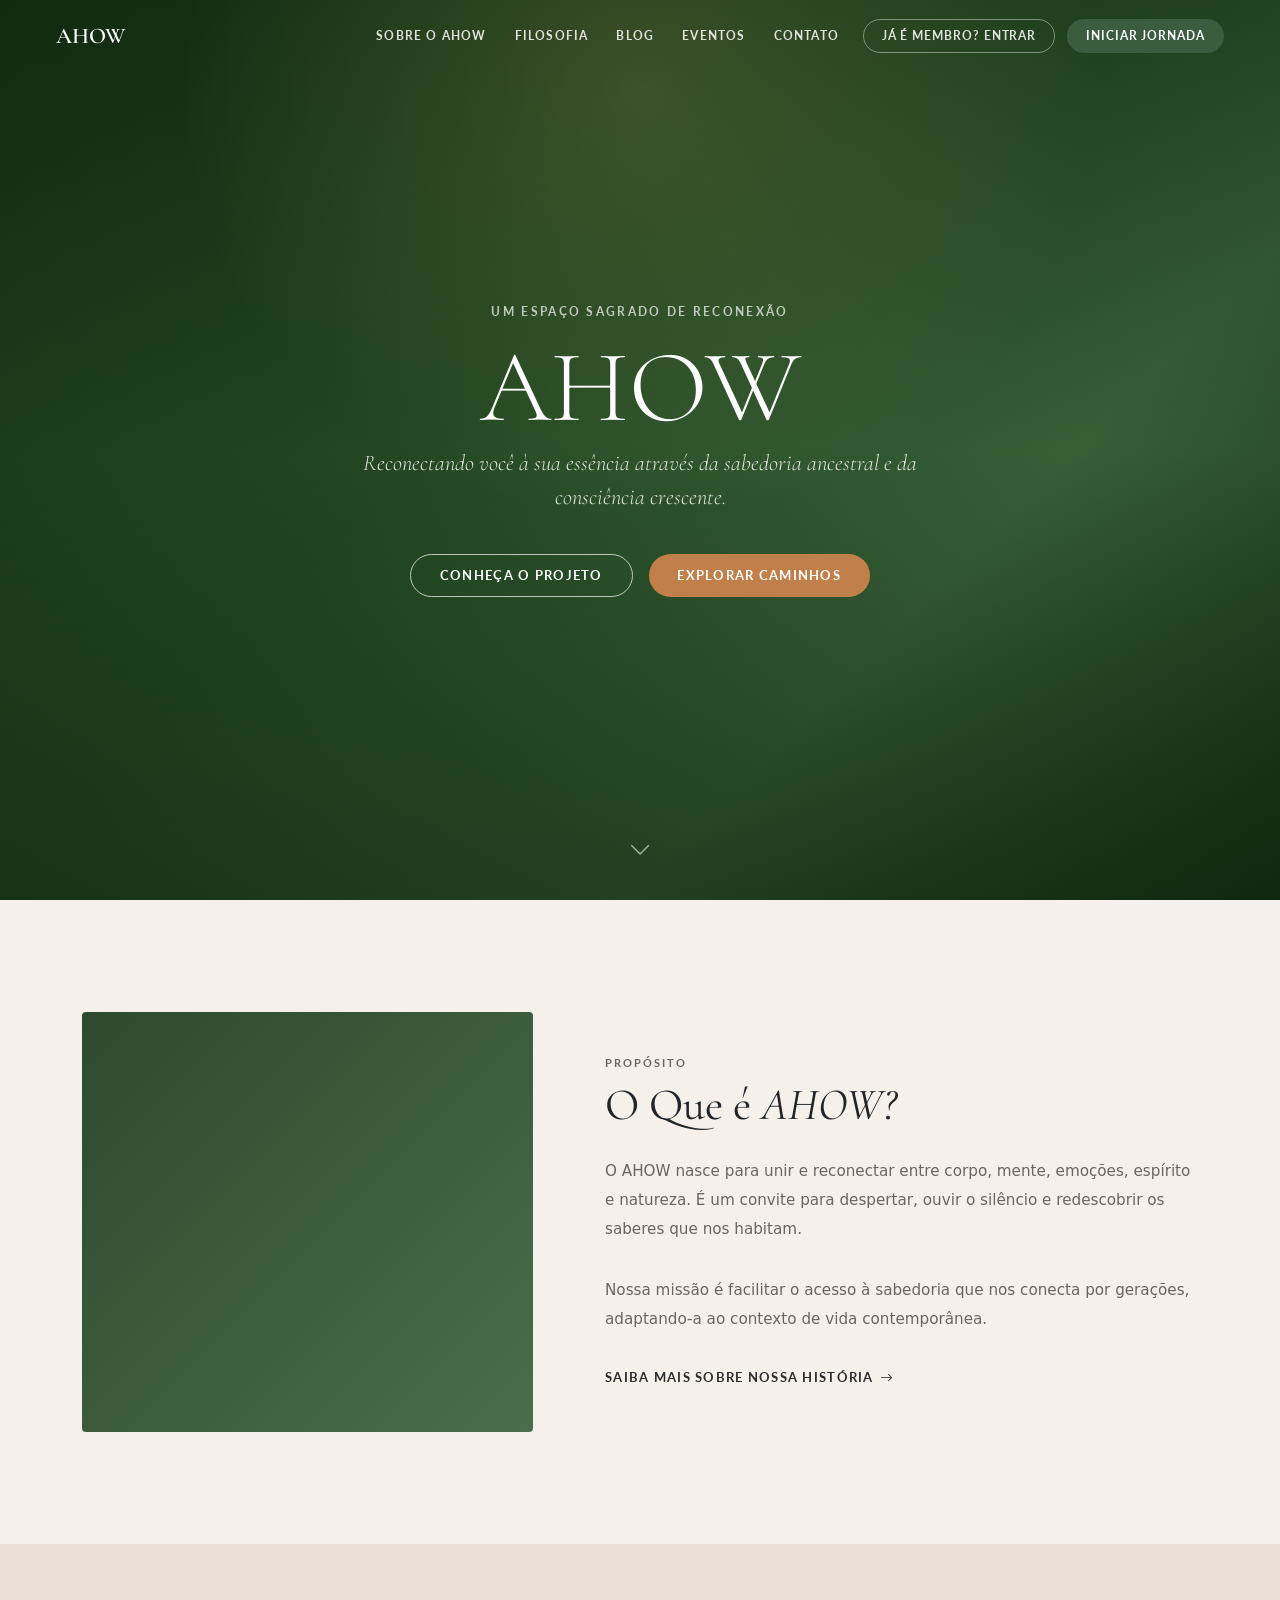
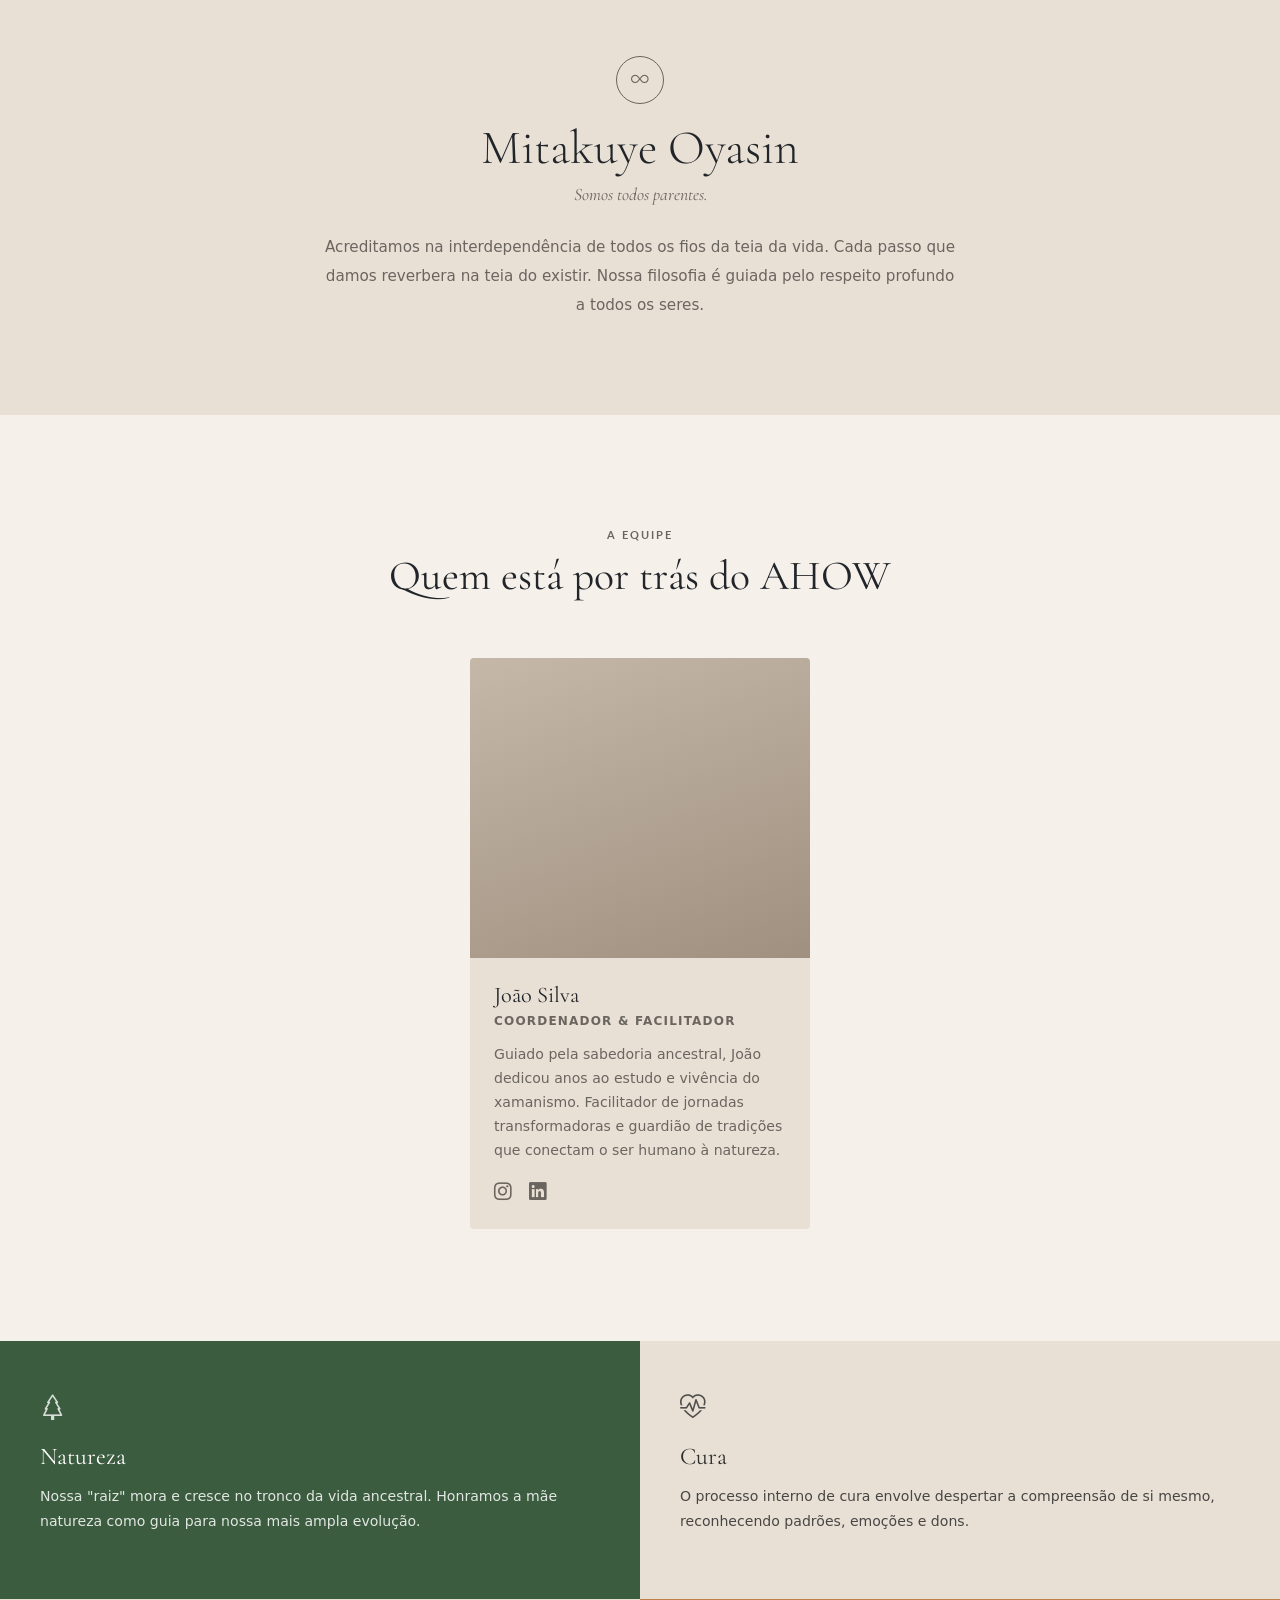
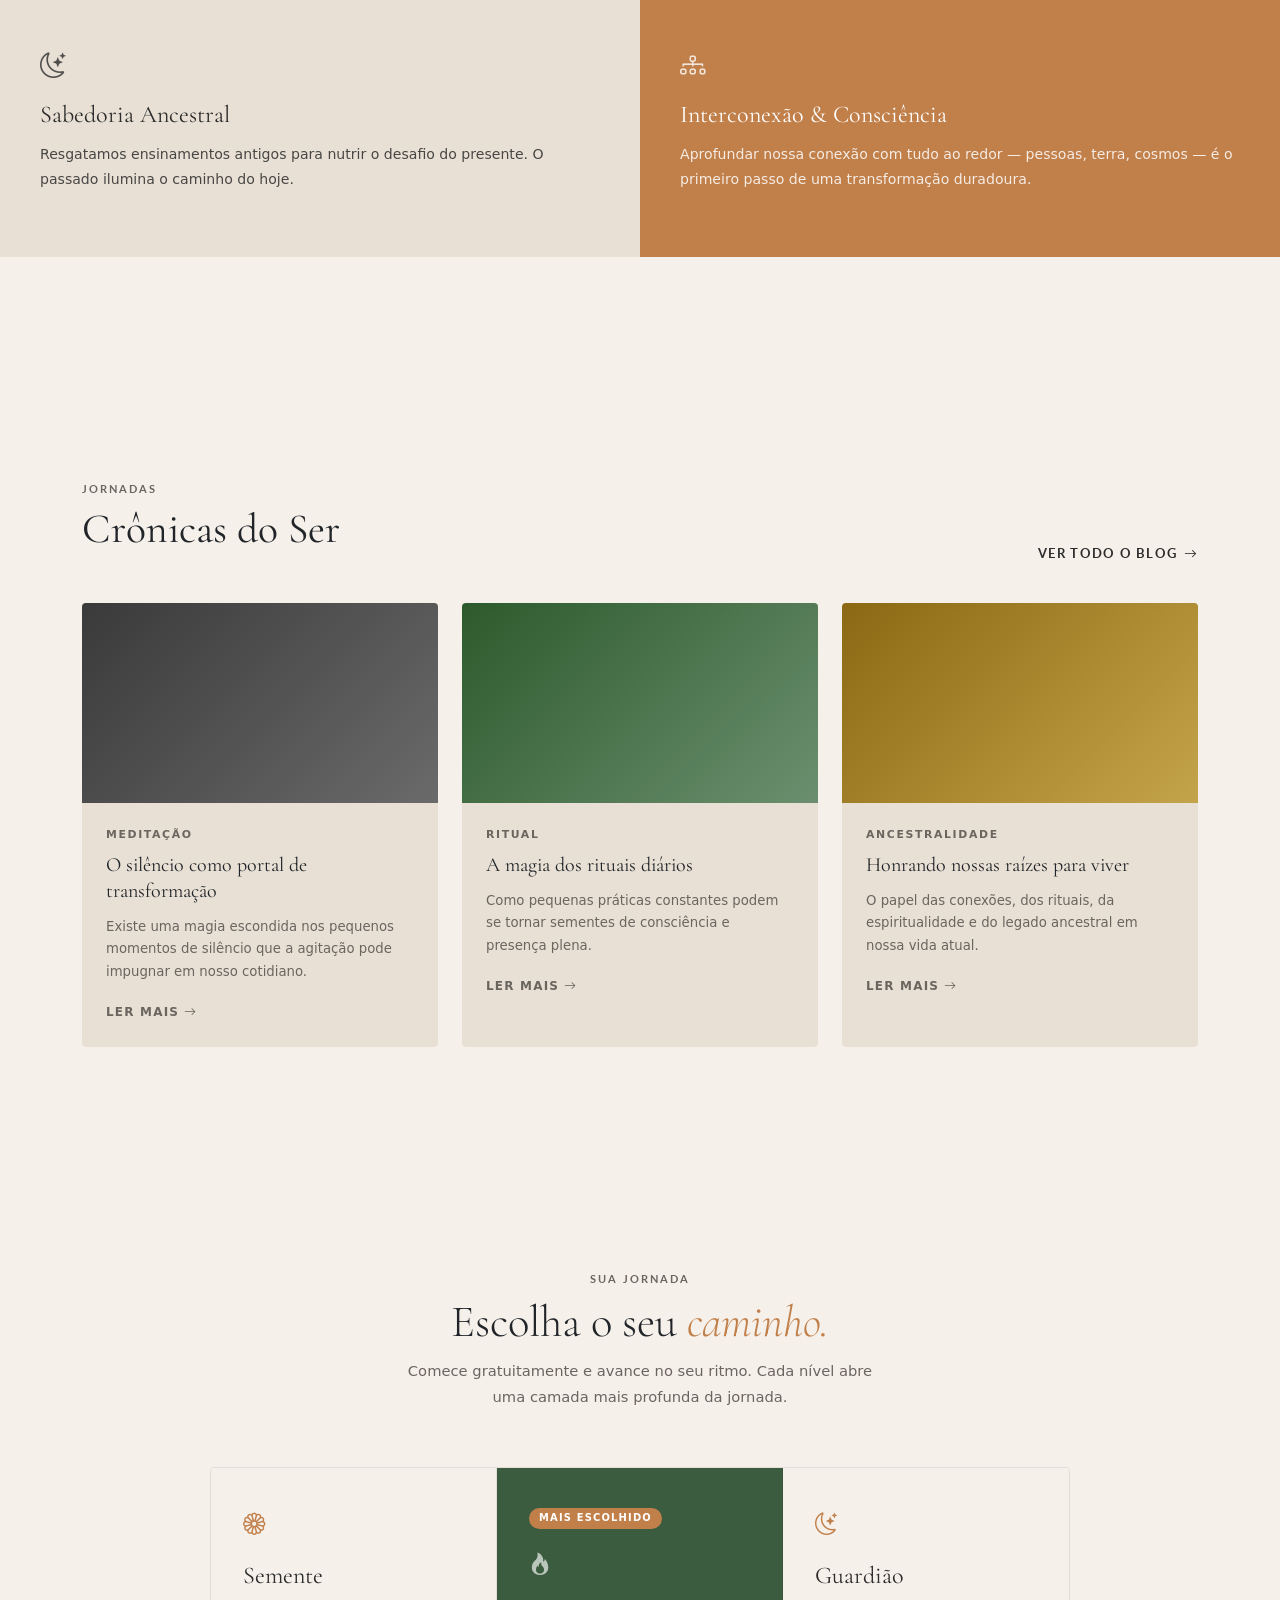
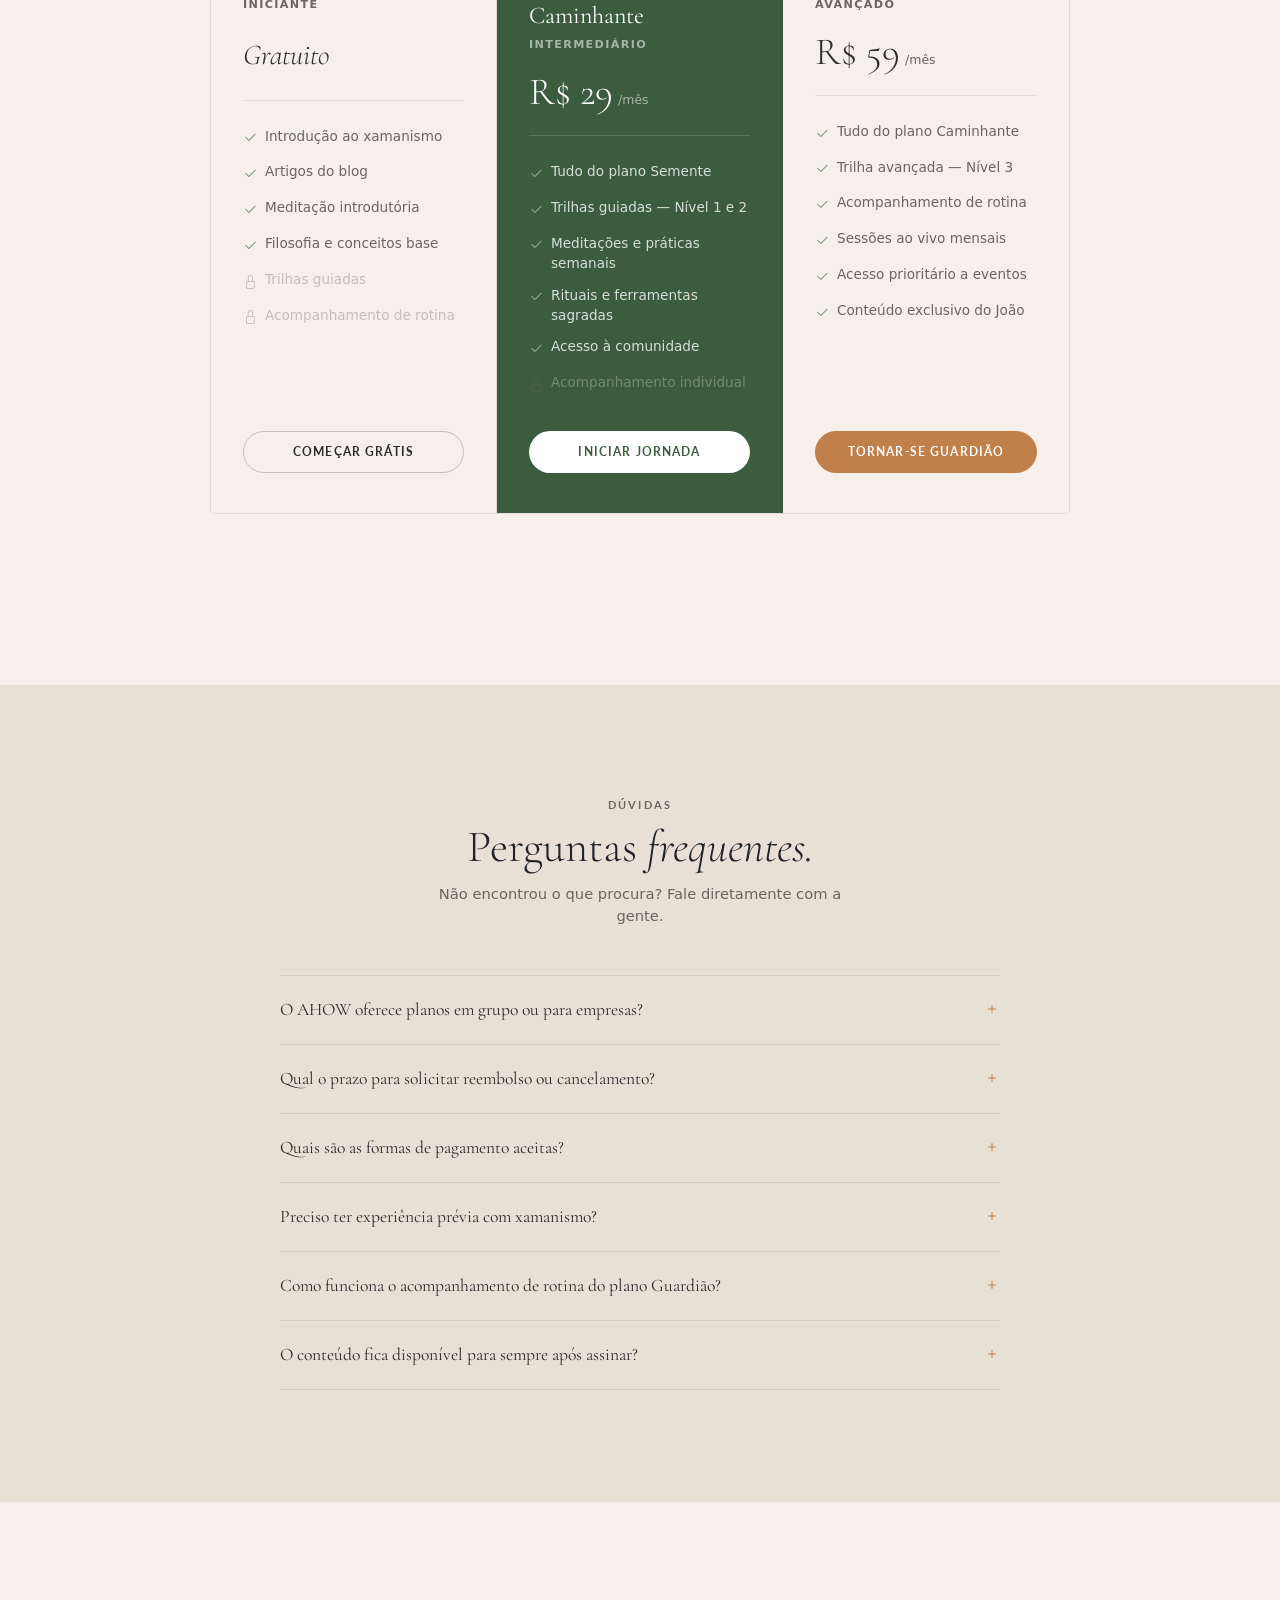
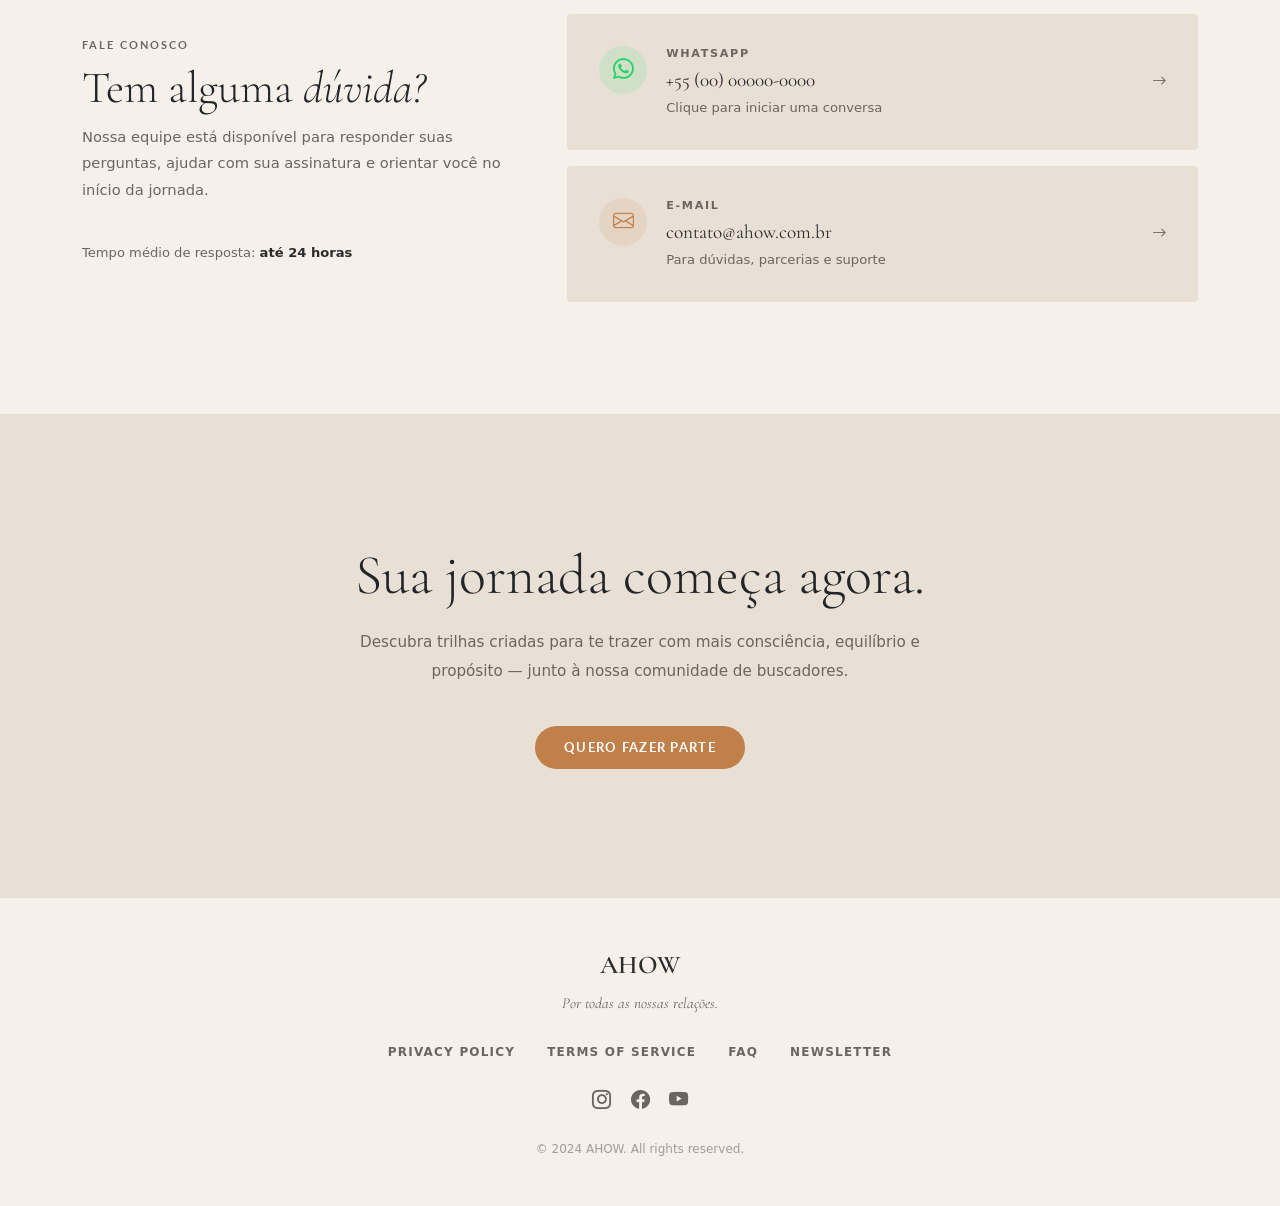
<file: index.html>
<!doctype html>
<html lang="pt-BR">
  <head>
    <meta charset="UTF-8" />
    <meta name="viewport" content="width=device-width, initial-scale=1.0" />
    <title>AHOW – Reconectando você à sua essência</title>
    <link rel="stylesheet" href="index.css" />
    <!-- =============================================
       FONTES
       - Cormorant Garamond: display elegante, remetendo ao ancestral
       - Lato: corpo limpo e legível
  ============================================= -->
    <link rel="preconnect" href="https://fonts.googleapis.com" />
    <link rel="preconnect" href="https://fonts.gstatic.com" crossorigin />
    <link
      href="https://fonts.googleapis.com/css2?family=Cormorant+Garamond:ital,wght@0,300;0,400;0,600;1,300;1,400&family=Lato:wght@300;400;700&display=swap"
      rel="stylesheet"
    />

    <!-- Bootstrap 5 CDN -->
    <link
      href="https://cdn.jsdelivr.net/npm/bootstrap@5.3.3/dist/css/bootstrap.min.css"
      rel="stylesheet"
    />

    <!-- Bootstrap Icons -->
    <link
      rel="stylesheet"
      href="https://cdn.jsdelivr.net/npm/bootstrap-icons@1.11.3/font/bootstrap-icons.min.css"
    />
  </head>

  <body>
    <!-- =============================================
       NAVBAR
  ============================================= -->
    <nav id="navbar" class="transparente">
      <div class="container-fluid px-4">
        <div class="d-flex align-items-center justify-content-between">
          <!-- Logo -->
          <a href="#" class="navbar-brand-texto">AHOW</a>

          <!-- Links desktop -->
          <div class="d-none d-lg-flex align-items-center gap-1">
            <a href="about.html" class="nav-link-custom">Sobre o AHOW</a>
            <a href="filosofia.html" class="nav-link-custom">Filosofia</a>
            <a href="#cronicas" class="nav-link-custom">Blog</a>
            <a href="eventos.html" class="nav-link-custom">Eventos</a>
            <a href="#contato" class="nav-link-custom">Contato</a>
            <!-- Botão secundário: login para membros -->
            <a href="#" class="btn-nav-login ms-2">Já é membro? Entrar</a>
            <!-- Botão CTA na navbar -->
            <a href="#cta" class="btn-nav ms-2">Iniciar Jornada</a>
          </div>

          <!-- Hamburguer mobile -->
          <button
            class="navbar-toggler-custom d-lg-none"
            id="btn-menu"
            aria-label="Abrir menu"
          >
            <i class="bi bi-list fs-5"></i>
          </button>
        </div>

        <!-- Menu mobile colapsável -->
        <div
          id="menu-mobile"
          class="d-lg-none"
          style="display: none !important; padding-top: 1rem"
        >
          <a href="#sobre" class="nav-link-custom d-block py-2">Sobre o AHOW</a>
          <a href="#pilares" class="nav-link-custom d-block py-2">Filosofia</a>
          <a href="#cronicas" class="nav-link-custom d-block py-2">Blog</a>
          <a href="#cta" class="nav-link-custom d-block py-2">Eventos</a>
          <a href="#contato" class="nav-link-custom d-block py-2">Contato</a>
          <div class="d-flex gap-2 mt-2 flex-wrap">
            <a href="#" class="btn-nav-login">Já é membro? Entrar</a>
            <a href="#cta" class="btn-ahow" style="font-size: 0.75rem"
              >Iniciar Jornada</a
            >
          </div>
        </div>
      </div>
    </nav>

    <!-- =============================================
       HERO — Seção principal de entrada
  ============================================= -->
    <section id="hero">
      <!-- Fundo: troque o gradiente por sua foto real de floresta -->
      <div class="hero-bg"></div>

      <div class="hero-conteudo">
        <!-- Pequena tagline acima -->
        <span class="hero-tagline">Um espaço sagrado de reconexão</span>

        <!-- Título principal -->
        <h1 class="hero-titulo">AHOW</h1>

        <!-- Subtítulo descritivo -->
        <p class="hero-subtitulo">
          Reconectando você à sua essência através da sabedoria ancestral e da
          consciência crescente.
        </p>

        <!-- Botões de ação -->
        <div class="hero-botoes">
          <a href="#sobre" class="btn-outline-ahow">Conheça o Projeto</a>
          <a href="#pilares" class="btn-ahow">Explorar Caminhos</a>
        </div>
      </div>

      <!-- Indicador de scroll animado -->
      <div
        class="hero-scroll"
        onclick="
          document
            .getElementById('sobre')
            .scrollIntoView({ behavior: 'smooth' })
        "
      >
        <i class="bi bi-chevron-down"></i>
      </div>
    </section>

    <!-- =============================================
       O QUE É AHOW — Apresentação do projeto
  ============================================= -->
    <section id="sobre">
      <div class="container">
        <div class="row align-items-center">
          <!-- Coluna da imagem -->
          <div class="col-md-5 reveal">
            <!-- Substitua por: <img src="sua-imagem.jpg" alt="Conexão com a natureza" class="sobre-imagem"> -->
            <div class="sobre-imagem"></div>
          </div>

          <!-- Coluna do texto -->
          <div class="col-md-7 reveal reveal-delay-1">
            <div class="sobre-texto">
              <span class="label-secao">Propósito</span>
              <h2 class="sobre-titulo">O Que é <em>AHOW?</em></h2>
              <p class="sobre-corpo">
                O AHOW nasce para unir e reconectar entre corpo, mente, emoções,
                espírito e natureza. É um convite para despertar, ouvir o
                silêncio e redescobrir os saberes que nos habitam.
              </p>
              <p class="sobre-corpo">
                Nossa missão é facilitar o acesso à sabedoria que nos conecta
                por gerações, adaptando-a ao contexto de vida contemporânea.
              </p>
              <a href="#mitakuye" class="link-seta">
                Saiba mais sobre nossa história
                <i class="bi bi-arrow-right"></i>
              </a>
            </div>
          </div>
        </div>
      </div>
    </section>

    <!-- =============================================
       MITAKUYE OYASIN — Filosofia central
  ============================================= -->
    <section id="mitakuye">
      <div class="container">
        <div class="reveal">
          <!-- Ornamento circular -->
          <div class="ornamento mx-auto">
            <i class="bi bi-infinity"></i>
          </div>

          <h2 class="mitakuye-titulo">Mitakuye Oyasin</h2>
          <p class="mitakuye-subtitulo">Somos todos parentes.</p>

          <p class="mitakuye-corpo">
            Acreditamos na interdependência de todos os fios da teia da vida.
            Cada passo que damos reverbera na teia do existir. Nossa filosofia é
            guiada pelo respeito profundo a todos os seres.
          </p>
        </div>
      </div>
    </section>

    <!-- =============================================
       EQUIPE — Quem está por trás do AHOW
  ============================================= -->
    <section id="equipe">
      <div class="container">
        <span class="label-secao text-center d-block reveal">A Equipe</span>
        <h2 class="equipe-titulo reveal">Quem está por trás do AHOW</h2>

        <!-- Card centralizado do coordenador -->
        <div class="row justify-content-center">
          <div class="col-sm-8 col-md-5 col-lg-4 reveal">
            <div class="card-membro">
              <!-- Substitua por: <img src="foto-coordenador.jpg" alt="Nome" class="card-membro-foto"> -->
              <div class="card-membro-foto"></div>
              <div class="card-membro-info">
                <h3 class="card-membro-nome">João Silva</h3>
                <!-- Substitua o nome pelo nome real -->
                <p class="card-membro-cargo">Coordenador & Facilitador</p>
                <p class="card-membro-bio">
                  Guiado pela sabedoria ancestral, João dedicou anos ao estudo e
                  vivência do xamanismo. Facilitador de jornadas transformadoras
                  e guardião de tradições que conectam o ser humano à natureza.
                </p>
                <div class="card-membro-social">
                  <a href="#" aria-label="Instagram"
                    ><i class="bi bi-instagram"></i
                  ></a>
                  <a href="#" aria-label="LinkedIn"
                    ><i class="bi bi-linkedin"></i
                  ></a>
                </div>
              </div>
            </div>
          </div>
        </div>
      </div>
    </section>

    <!-- =============================================
       PILARES — Grade 2x2 dos quatro caminhos
  ============================================= -->
    <section id="pilares">
      <div class="grade-pilares">
        <!-- Pilar 1: Natureza (verde escuro) -->
        <div class="pilar pilar-natureza reveal">
          <div class="pilar-icone"><i class="bi bi-tree"></i></div>
          <h3 class="pilar-titulo">Natureza</h3>
          <p class="pilar-corpo">
            Nossa "raiz" mora e cresce no tronco da vida ancestral. Honramos a
            mãe natureza como guia para nossa mais ampla evolução.
          </p>
        </div>

        <!-- Pilar 2: Cura (bege neutro) -->
        <div class="pilar pilar-cura reveal reveal-delay-1">
          <div class="pilar-icone"><i class="bi bi-heart-pulse"></i></div>
          <h3 class="pilar-titulo">Cura</h3>
          <p class="pilar-corpo">
            O processo interno de cura envolve despertar a compreensão de si
            mesmo, reconhecendo padrões, emoções e dons.
          </p>
        </div>

        <!-- Pilar 3: Sabedoria Ancestral (bege neutro) -->
        <div class="pilar pilar-sabedoria reveal reveal-delay-2">
          <div class="pilar-icone"><i class="bi bi-moon-stars"></i></div>
          <h3 class="pilar-titulo">Sabedoria Ancestral</h3>
          <p class="pilar-corpo">
            Resgatamos ensinamentos antigos para nutrir o desafio do presente. O
            passado ilumina o caminho do hoje.
          </p>
        </div>

        <!-- Pilar 4: Interconexão & Consciência (terracota) -->
        <div class="pilar pilar-consciencia reveal reveal-delay-3">
          <div class="pilar-icone"><i class="bi bi-diagram-3"></i></div>
          <h3 class="pilar-titulo">Interconexão &amp; Consciência</h3>
          <p class="pilar-corpo">
            Aprofundar nossa conexão com tudo ao redor — pessoas, terra, cosmos
            — é o primeiro passo de uma transformação duradoura.
          </p>
        </div>
      </div>
    </section>

    <!-- =============================================
       CRÔNICAS DO SER — Prévia do Blog
  ============================================= -->
    <section id="cronicas">
      <div class="container">
        <!-- Cabeçalho da seção com link "Ver todo o blog" -->
        <div class="cronicas-cabecalho reveal">
          <div>
            <span class="label-secao">Jornadas</span>
            <h2 class="cronicas-titulo">Crônicas do Ser</h2>
          </div>
          <a href="#" class="link-seta d-none d-md-inline-flex">
            Ver todo o blog <i class="bi bi-arrow-right"></i>
          </a>
        </div>

        <!-- Grade de 3 cards de artigo -->
        <div class="row g-4">
          <!-- Artigo 1 -->
          <div class="col-md-4 reveal">
            <article class="card-artigo h-100">
              <!-- Substitua por <img src="..." class="card-artigo-imagem"> -->
              <div class="card-artigo-imagem img-placeholder-1"></div>
              <div class="card-artigo-corpo">
                <span class="card-artigo-categoria">Meditação</span>
                <h3 class="card-artigo-titulo">
                  O silêncio como portal de transformação
                </h3>
                <p class="card-artigo-resumo">
                  Existe uma magia escondida nos pequenos momentos de silêncio
                  que a agitação pode impugnar em nosso cotidiano.
                </p>
                <a href="#" class="card-artigo-link"
                  >Ler mais <i class="bi bi-arrow-right"></i
                ></a>
              </div>
            </article>
          </div>

          <!-- Artigo 2 -->
          <div class="col-md-4 reveal reveal-delay-1">
            <article class="card-artigo h-100">
              <div class="card-artigo-imagem img-placeholder-2"></div>
              <div class="card-artigo-corpo">
                <span class="card-artigo-categoria">Ritual</span>
                <h3 class="card-artigo-titulo">A magia dos rituais diários</h3>
                <p class="card-artigo-resumo">
                  Como pequenas práticas constantes podem se tornar sementes de
                  consciência e presença plena.
                </p>
                <a href="#" class="card-artigo-link"
                  >Ler mais <i class="bi bi-arrow-right"></i
                ></a>
              </div>
            </article>
          </div>

          <!-- Artigo 3 -->
          <div class="col-md-4 reveal reveal-delay-2">
            <article class="card-artigo h-100">
              <div class="card-artigo-imagem img-placeholder-3"></div>
              <div class="card-artigo-corpo">
                <span class="card-artigo-categoria">Ancestralidade</span>
                <h3 class="card-artigo-titulo">
                  Honrando nossas raízes para viver
                </h3>
                <p class="card-artigo-resumo">
                  O papel das conexões, dos rituais, da espiritualidade e do
                  legado ancestral em nossa vida atual.
                </p>
                <a href="#" class="card-artigo-link"
                  >Ler mais <i class="bi bi-arrow-right"></i
                ></a>
              </div>
            </article>
          </div>
        </div>

        <!-- Link mobile para o blog completo -->
        <div class="text-center mt-4 d-md-none reveal">
          <a href="#" class="link-seta"
            >Ver todo o blog <i class="bi bi-arrow-right"></i
          ></a>
        </div>
      </div>
    </section>

    <!-- =============================================
       PLANOS — Seção de assinatura
  ============================================= -->
    <section id="planos">
      <div class="container">
        <span class="label-secao text-center d-block reveal">Sua jornada</span>
        <h2 class="planos-titulo reveal">
          Escolha o seu
          <em style="font-style: italic; color: var(--cor-terra)">caminho.</em>
        </h2>
        <p class="planos-subtitulo reveal">
          Comece gratuitamente e avance no seu ritmo. Cada nível abre uma camada
          mais profunda da jornada.
        </p>

        <div class="grade-planos reveal">
          <!-- Plano Gratuito -->
          <div class="card-plano">
            <div class="plano-icone"><i class="bi bi-flower1"></i></div>
            <div class="plano-nome">Semente</div>
            <div class="plano-subtitulo-label">Iniciante</div>
            <div class="plano-preco">
              <span class="plano-preco-gratis">Gratuito</span>
            </div>
            <div class="plano-divisor"></div>
            <ul class="plano-lista">
              <li><i class="bi bi-check2"></i> Introdução ao xamanismo</li>
              <li><i class="bi bi-check2"></i> Artigos do blog</li>
              <li><i class="bi bi-check2"></i> Meditação introdutória</li>
              <li><i class="bi bi-check2"></i> Filosofia e conceitos base</li>
              <li class="bloqueado">
                <i class="bi bi-lock"></i> Trilhas guiadas
              </li>
              <li class="bloqueado">
                <i class="bi bi-lock"></i> Acompanhamento de rotina
              </li>
            </ul>
            <a href="#" class="btn-plano btn-plano-outline">Começar grátis</a>
          </div>

          <!-- Plano Intermediário — destaque -->
          <div class="card-plano card-plano-destaque">
            <span class="badge-popular">Mais escolhido</span>
            <div class="plano-icone"><i class="bi bi-fire"></i></div>
            <div class="plano-nome">Caminhante</div>
            <div class="plano-subtitulo-label">Intermediário</div>
            <div class="plano-preco">
              <span class="plano-preco-valor">R$ 29</span>
              <span class="plano-preco-periodo">/mês</span>
            </div>
            <div class="plano-divisor"></div>
            <ul class="plano-lista">
              <li><i class="bi bi-check2"></i> Tudo do plano Semente</li>
              <li>
                <i class="bi bi-check2"></i> Trilhas guiadas — Nível 1 e 2
              </li>
              <li>
                <i class="bi bi-check2"></i> Meditações e práticas semanais
              </li>
              <li>
                <i class="bi bi-check2"></i> Rituais e ferramentas sagradas
              </li>
              <li><i class="bi bi-check2"></i> Acesso à comunidade</li>
              <li class="bloqueado">
                <i class="bi bi-lock"></i> Acompanhamento individual
              </li>
            </ul>
            <a href="#" class="btn-plano btn-plano-branco">Iniciar jornada</a>
          </div>

          <!-- Plano Avançado -->
          <div class="card-plano">
            <div class="plano-icone"><i class="bi bi-moon-stars"></i></div>
            <div class="plano-nome">Guardião</div>
            <div class="plano-subtitulo-label">Avançado</div>
            <div class="plano-preco">
              <span class="plano-preco-valor">R$ 59</span>
              <span class="plano-preco-periodo">/mês</span>
            </div>
            <div class="plano-divisor"></div>
            <ul class="plano-lista">
              <li><i class="bi bi-check2"></i> Tudo do plano Caminhante</li>
              <li><i class="bi bi-check2"></i> Trilha avançada — Nível 3</li>
              <li><i class="bi bi-check2"></i> Acompanhamento de rotina</li>
              <li><i class="bi bi-check2"></i> Sessões ao vivo mensais</li>
              <li><i class="bi bi-check2"></i> Acesso prioritário a eventos</li>
              <li><i class="bi bi-check2"></i> Conteúdo exclusivo do João</li>
            </ul>
            <a href="#" class="btn-plano btn-plano-terra">Tornar-se guardião</a>
          </div>
        </div>

        <!-- Nota de rodapé -->
        <p class="planos-nota reveal">
          Valores fictícios — sujeitos a alteração. &nbsp;·&nbsp; 15 dias grátis
          em qualquer plano pago. &nbsp;·&nbsp; Cancele quando quiser.
        </p>
      </div>
    </section>

    <!-- =============================================
       FAQ — Dúvidas frequentes
  ============================================= -->
    <section id="faq">
      <div class="container">
        <span class="label-secao text-center d-block reveal">Dúvidas</span>
        <h2 class="faq-titulo reveal">
          Perguntas
          <em
            style="
              font-style: italic;
              font-family: &quot;Cormorant Garamond&quot;, serif;
            "
            >frequentes.</em
          >
        </h2>
        <p class="faq-subtitulo reveal">
          Não encontrou o que procura? Fale diretamente com a gente.
        </p>

        <div style="max-width: 720px; margin: 0 auto" class="reveal">
          <!-- Pergunta 1 -->
          <div class="faq-item">
            <button class="faq-pergunta" aria-expanded="false">
              <span class="faq-pergunta-texto"
                >O AHOW oferece planos em grupo ou para empresas?</span
              >
              <i class="bi bi-plus faq-icone"></i>
            </button>
            <div class="faq-resposta">
              Sim. Temos condições especiais para grupos, retiros e organizações
              que desejam integrar práticas de autoconhecimento e bem-estar.
              Entre em contato via WhatsApp ou e-mail para conversar sobre as
              opções disponíveis.
            </div>
          </div>

          <!-- Pergunta 2 -->
          <div class="faq-item">
            <button class="faq-pergunta" aria-expanded="false">
              <span class="faq-pergunta-texto"
                >Qual o prazo para solicitar reembolso ou cancelamento?</span
              >
              <i class="bi bi-plus faq-icone"></i>
            </button>
            <div class="faq-resposta">
              Você pode cancelar a assinatura a qualquer momento, sem multa.
              Para reembolso, aceitamos solicitações em até 7 dias após a
              cobrança. Basta entrar em contato pelo e-mail ou WhatsApp e
              processamos rapidamente.
            </div>
          </div>

          <!-- Pergunta 3 -->
          <div class="faq-item">
            <button class="faq-pergunta" aria-expanded="false">
              <span class="faq-pergunta-texto"
                >Quais são as formas de pagamento aceitas?</span
              >
              <i class="bi bi-plus faq-icone"></i>
            </button>
            <div class="faq-resposta">
              Aceitamos cartão de crédito (parcelado em até 12x), PIX e boleto
              bancário. Todas as transações são processadas com segurança
              através de plataformas certificadas.
            </div>
          </div>

          <!-- Pergunta 4 -->
          <div class="faq-item">
            <button class="faq-pergunta" aria-expanded="false">
              <span class="faq-pergunta-texto"
                >Preciso ter experiência prévia com xamanismo?</span
              >
              <i class="bi bi-plus faq-icone"></i>
            </button>
            <div class="faq-resposta">
              Não. O AHOW foi pensado para qualquer pessoa, independente de
              experiência. O plano Semente é gratuito e serve exatamente para
              você conhecer os conceitos básicos antes de se aprofundar.
            </div>
          </div>

          <!-- Pergunta 5 -->
          <div class="faq-item">
            <button class="faq-pergunta" aria-expanded="false">
              <span class="faq-pergunta-texto"
                >Como funciona o acompanhamento de rotina do plano
                Guardião?</span
              >
              <i class="bi bi-plus faq-icone"></i>
            </button>
            <div class="faq-resposta">
              O acompanhamento é feito diretamente com o coordenador do AHOW, de
              forma personalizada. Os detalhes, formato e frequência são
              definidos junto ao assinante no início da jornada.
            </div>
          </div>

          <!-- Pergunta 6 -->
          <div class="faq-item">
            <button class="faq-pergunta" aria-expanded="false">
              <span class="faq-pergunta-texto"
                >O conteúdo fica disponível para sempre após assinar?</span
              >
              <i class="bi bi-plus faq-icone"></i>
            </button>
            <div class="faq-resposta">
              O acesso ao conteúdo é válido enquanto a assinatura estiver ativa.
              Ao cancelar, o acesso é encerrado no fim do período já pago. Não
              há cobrança adicional pela quantidade de conteúdo acessado.
            </div>
          </div>
        </div>
      </div>
    </section>

    <!-- =============================================
       CONTATO — WhatsApp + Email
  ============================================= -->
    <section id="contato">
      <div class="container">
        <div class="row align-items-center g-5">
          <!-- Texto -->
          <div class="col-lg-5 reveal">
            <span class="label-secao">Fale conosco</span>
            <h2 class="contato-titulo">
              Tem alguma
              <em
                style="
                  font-style: italic;
                  font-family: &quot;Cormorant Garamond&quot;, serif;
                "
                >dúvida?</em
              >
            </h2>
            <p class="contato-subtitulo">
              Nossa equipe está disponível para responder suas perguntas, ajudar
              com sua assinatura e orientar você no início da jornada.
            </p>
            <p style="font-size: 0.82rem; color: var(--cor-texto-suave)">
              Tempo médio de resposta:
              <strong style="color: var(--cor-texto)">até 24 horas</strong>
            </p>
          </div>

          <!-- Cards de contato -->
          <div class="col-lg-7 reveal reveal-delay-1">
            <div class="d-flex flex-column gap-3">
              <!-- WhatsApp -->
              <a
                href="https://wa.me/5500000000000"
                target="_blank"
                class="card-contato"
                aria-label="Contato via WhatsApp"
              >
                <div class="card-contato-icone icone-whatsapp">
                  <i class="bi bi-whatsapp"></i>
                </div>
                <div class="card-contato-info">
                  <div class="card-contato-label">WhatsApp</div>
                  <div class="card-contato-valor">+55 (00) 00000-0000</div>
                  <!-- Substitua pelo número real -->
                  <div class="card-contato-detalhe">
                    Clique para iniciar uma conversa
                  </div>
                </div>
                <i
                  class="bi bi-arrow-right ms-auto"
                  style="
                    color: var(--cor-texto-suave);
                    font-size: 0.9rem;
                    align-self: center;
                  "
                ></i>
              </a>

              <!-- E-mail -->
              <a
                href="mailto:contato@ahow.com.br"
                class="card-contato"
                aria-label="Contato via e-mail"
              >
                <div class="card-contato-icone icone-email">
                  <i class="bi bi-envelope"></i>
                </div>
                <div class="card-contato-info">
                  <div class="card-contato-label">E-mail</div>
                  <div class="card-contato-valor">contato@ahow.com.br</div>
                  <!-- Substitua pelo e-mail real -->
                  <div class="card-contato-detalhe">
                    Para dúvidas, parcerias e suporte
                  </div>
                </div>
                <i
                  class="bi bi-arrow-right ms-auto"
                  style="
                    color: var(--cor-texto-suave);
                    font-size: 0.9rem;
                    align-self: center;
                  "
                ></i>
              </a>
            </div>
          </div>
        </div>
      </div>
    </section>

    <!-- =============================================
       CTA — Chamada final para ação
  ============================================= -->
    <section id="cta">
      <div class="container">
        <div class="reveal">
          <h2 class="cta-titulo">Sua jornada começa agora.</h2>
          <p class="cta-corpo">
            Descubra trilhas criadas para te trazer com mais consciência,
            equilíbrio e propósito — junto à nossa comunidade de buscadores.
          </p>
          <a href="#" class="btn-ahow">Quero Fazer Parte</a>
        </div>
      </div>
    </section>

    <!-- =============================================
       FOOTER
  ============================================= -->
    <footer id="footer">
      <div class="container">
        <!-- Logo e lema -->
        <span class="footer-logo">AHOW</span>
        <p class="footer-lema">Por todas as nossas relações.</p>

        <!-- Links institucionais -->
        <ul class="footer-links">
          <li><a href="#">Privacy Policy</a></li>
          <li><a href="#">Terms of Service</a></li>
          <li><a href="#">FAQ</a></li>
          <li><a href="#">Newsletter</a></li>
        </ul>

        <!-- Redes sociais -->
        <div class="footer-social">
          <a href="#" aria-label="Instagram"><i class="bi bi-instagram"></i></a>
          <a href="#" aria-label="Facebook"><i class="bi bi-facebook"></i></a>
          <a href="#" aria-label="YouTube"><i class="bi bi-youtube"></i></a>
        </div>

        <!-- Copyright -->
        <p class="footer-copy">&copy; 2024 AHOW. All rights reserved.</p>
      </div>
    </footer>

    <!-- Bootstrap JS -->
    <script src="https://cdn.jsdelivr.net/npm/bootstrap@5.3.3/dist/js/bootstrap.bundle.min.js"></script>

    <script>
      // =============================================
      // NAVBAR: muda de transparente para sólida ao rolar
      // =============================================
      const navbar = document.getElementById("navbar");

      function atualizarNavbar() {
        if (window.scrollY > 60) {
          navbar.classList.remove("transparente");
          navbar.classList.add("solida");
        } else {
          navbar.classList.remove("solida");
          navbar.classList.add("transparente");
        }
      }

      window.addEventListener("scroll", atualizarNavbar);
      atualizarNavbar(); // roda uma vez ao carregar

      // =============================================
      // MENU MOBILE: toggle de abertura/fechamento
      // =============================================
      const btnMenu = document.getElementById("btn-menu");
      const menuMobile = document.getElementById("menu-mobile");
      let menuAberto = false;

      btnMenu.addEventListener("click", () => {
        menuAberto = !menuAberto;
        // Alterna visibilidade do menu mobile
        menuMobile.style.setProperty(
          "display",
          menuAberto ? "block" : "none",
          "important",
        );
        // Troca ícone hamburguer / X
        btnMenu.querySelector("i").className = menuAberto
          ? "bi bi-x fs-5"
          : "bi bi-list fs-5";
      });

      // Fecha menu ao clicar em qualquer link dentro dele
      menuMobile.querySelectorAll("a").forEach((link) => {
        link.addEventListener("click", () => {
          menuAberto = false;
          menuMobile.style.setProperty("display", "none", "important");
          btnMenu.querySelector("i").className = "bi bi-list fs-5";
        });
      });

      // =============================================
      // REVEAL: animação de entrada ao rolar a página
      // Usa IntersectionObserver para detectar elementos visíveis
      // =============================================
      const elementosReveal = document.querySelectorAll(".reveal");

      const observadorReveal = new IntersectionObserver(
        (entradas) => {
          entradas.forEach((entrada) => {
            if (entrada.isIntersecting) {
              // Adiciona classe que dispara a animação CSS
              entrada.target.classList.add("visivel");
              // Para de observar após a animação (não repete)
              observadorReveal.unobserve(entrada.target);
            }
          });
        },
        {
          threshold: 0.15, // dispara quando 15% do elemento está visível
          rootMargin: "0px 0px -40px 0px", // margem negativa: anima um pouco antes de chegar
        },
      );

      // Registra todos os elementos com classe .reveal
      elementosReveal.forEach((el) => observadorReveal.observe(el));

      // =============================================
      // SMOOTH SCROLL: fecha menu mobile ao clicar
      // em links âncora da navbar principal
      // =============================================
      document.querySelectorAll('a[href^="#"]').forEach((link) => {
        link.addEventListener("click", (e) => {
          const alvo = document.querySelector(link.getAttribute("href"));
          if (alvo) {
            e.preventDefault();
            alvo.scrollIntoView({ behavior: "smooth" });
          }
        });
      });
    </script>
  </body>
</html>
</file>
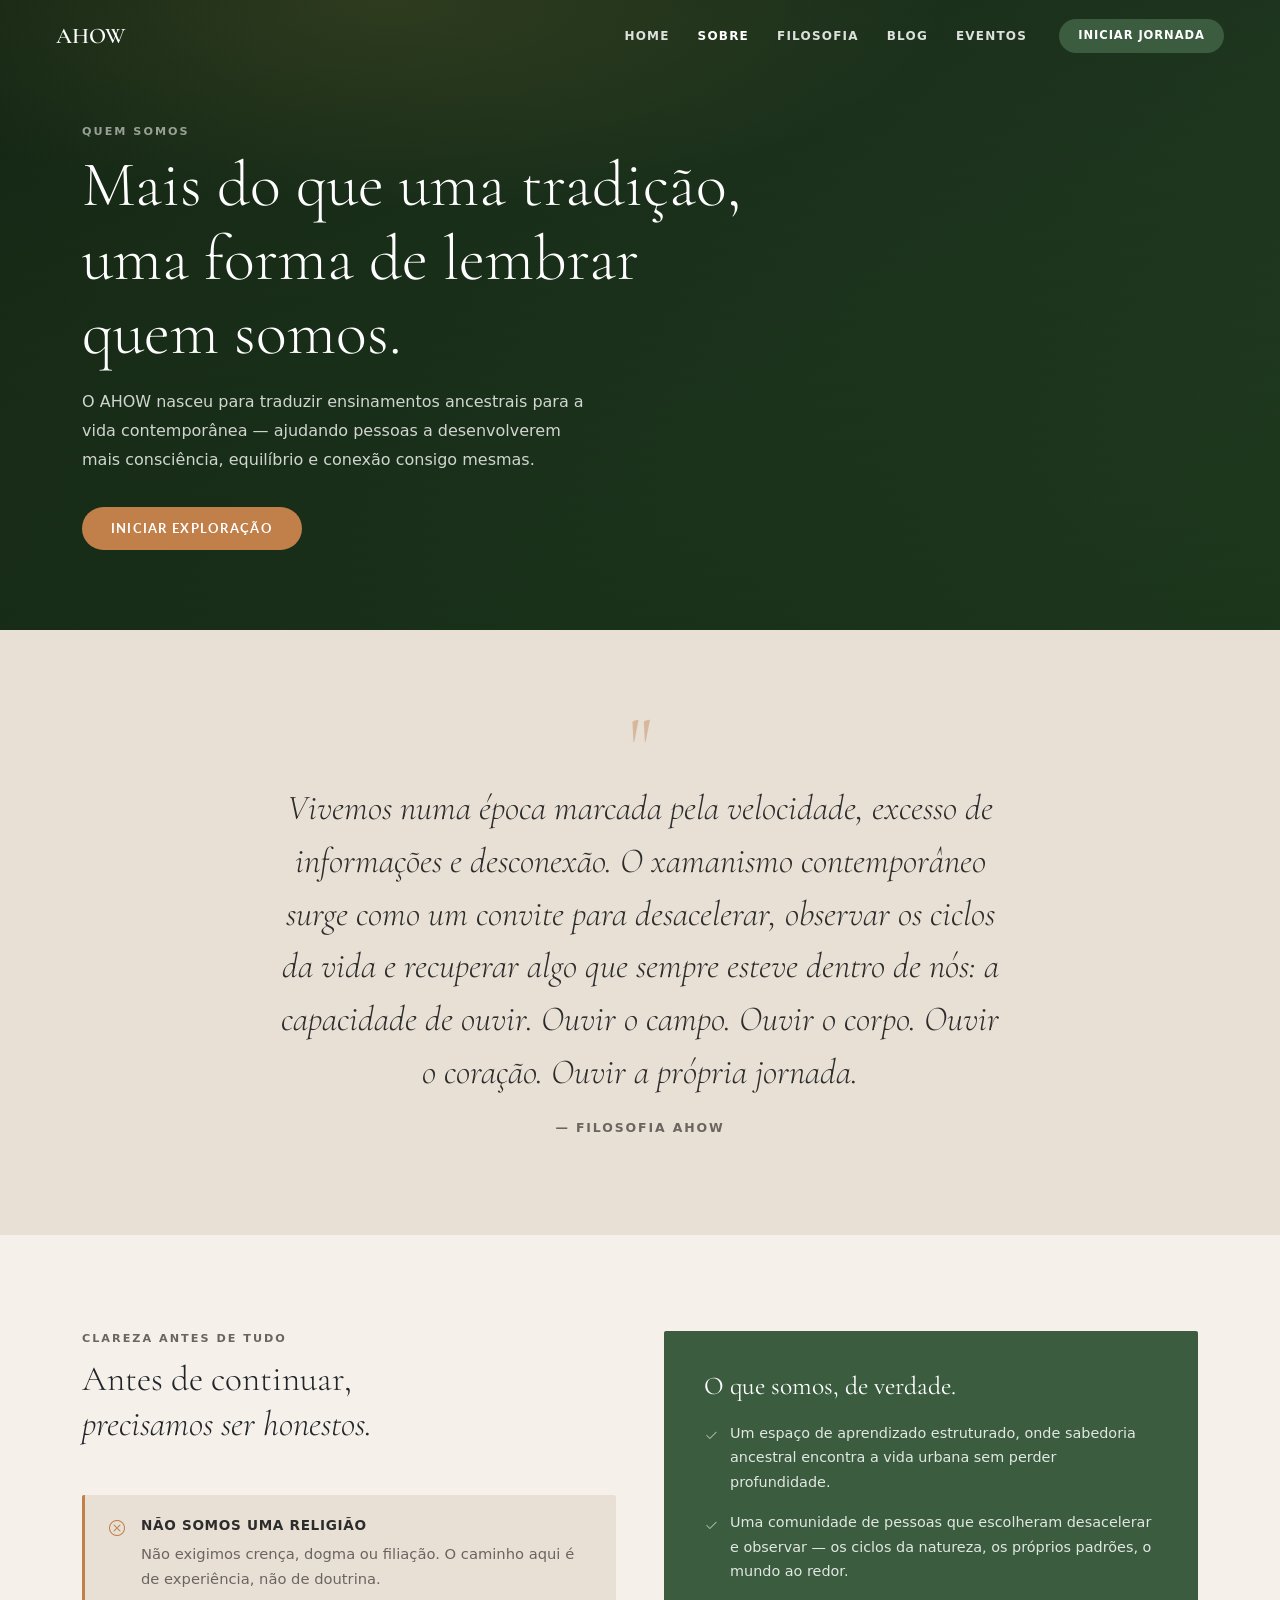
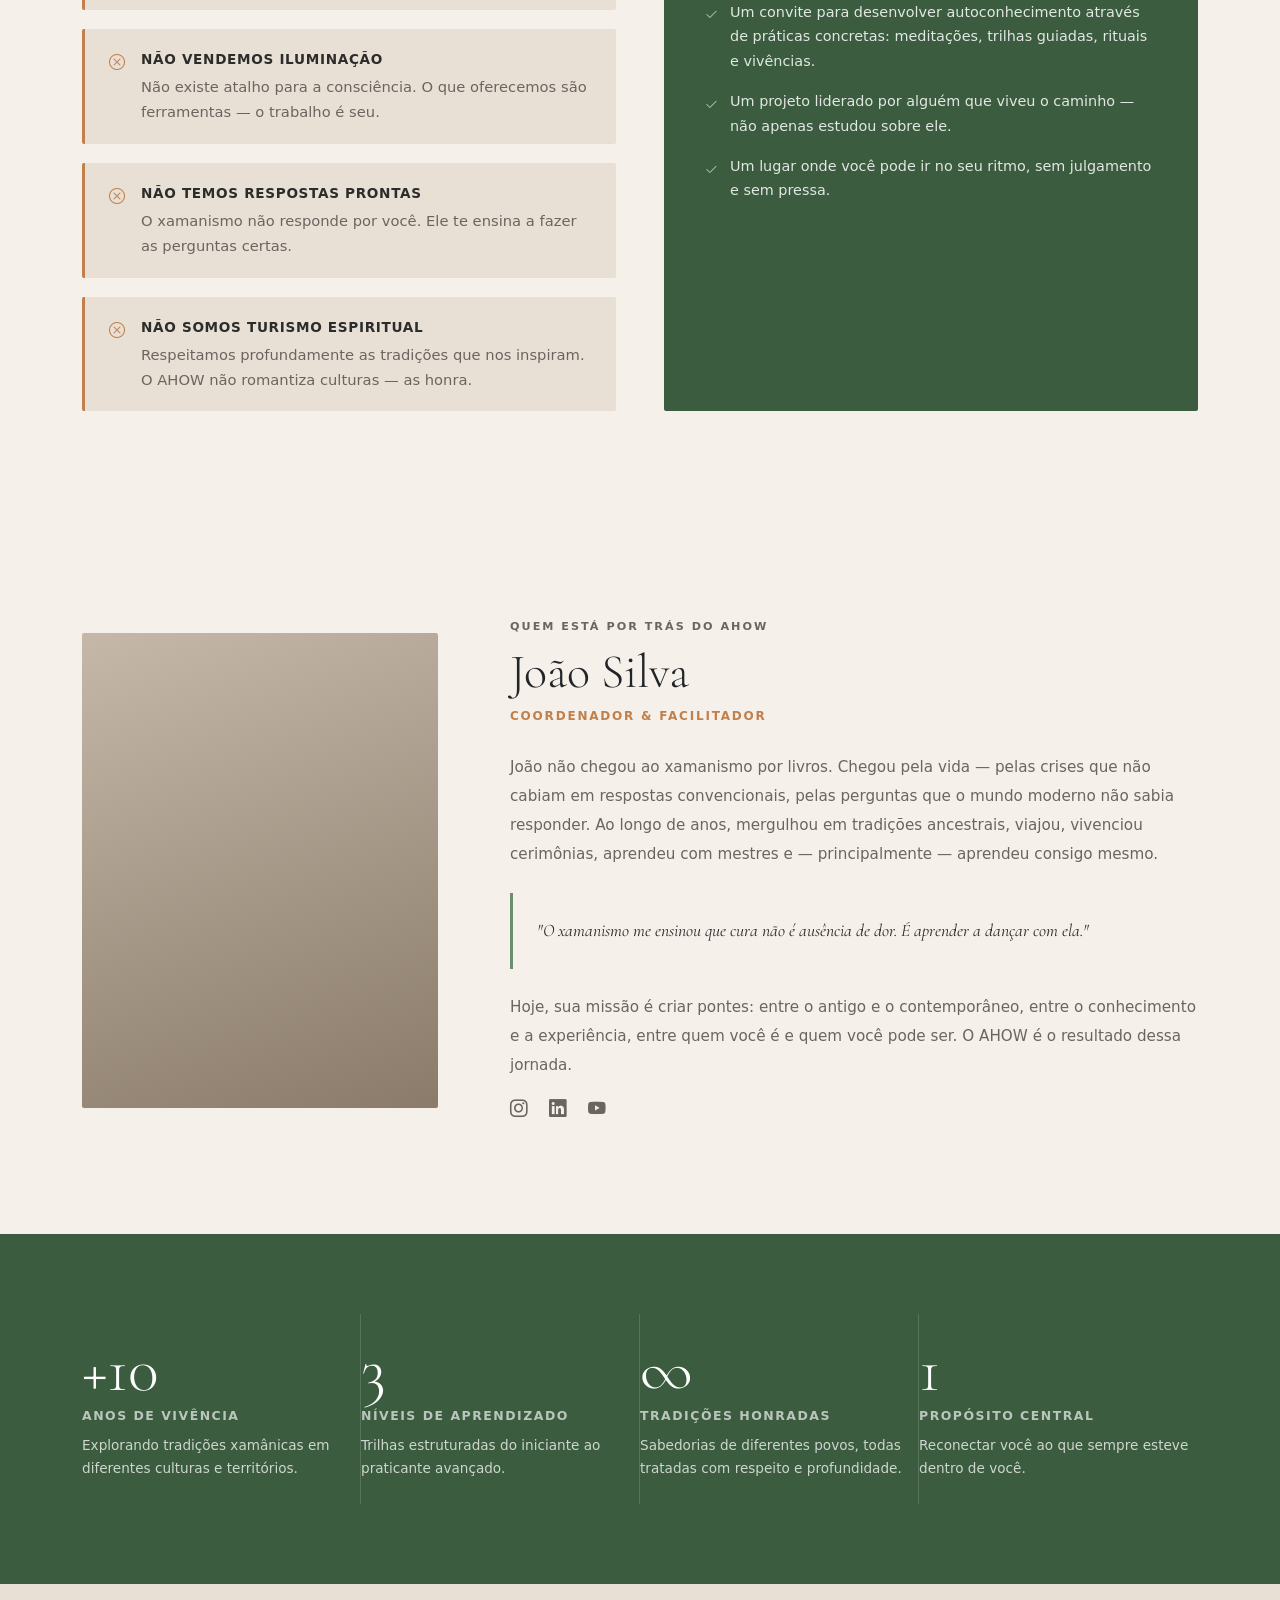
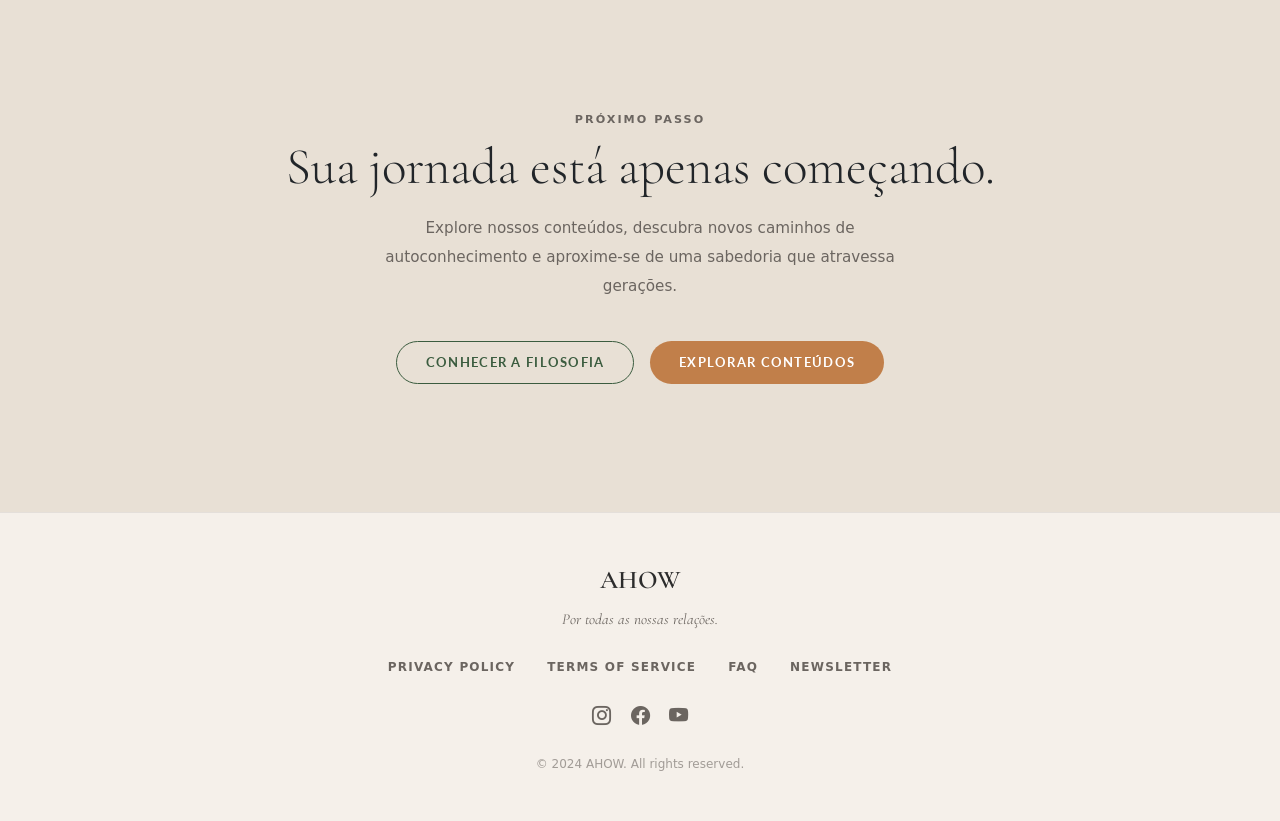
<file: about.html>
<!doctype html>
<html lang="pt-BR">
  <head>
    <meta charset="UTF-8" />
    <meta name="viewport" content="width=device-width, initial-scale=1.0" />
    <title>Sobre o AHOW – Quem somos</title>
    <link rel="icon" href="favicon.ico" />
    <link rel="stylesheet" href="about.css" />
    <!-- Fontes: mesmas da index para consistência visual -->
    <link rel="preconnect" href="https://fonts.googleapis.com" />
    <link rel="preconnect" href="https://fonts.gstatic.com" crossorigin />
    <link
      href="https://fonts.googleapis.com/css2?family=Cormorant+Garamond:ital,wght@0,300;0,400;0,600;1,300;1,400&family=Lato:wght@300;400;700&display=swap"
      rel="stylesheet"
    />

    <!-- Bootstrap 5 -->
    <link
      href="https://cdn.jsdelivr.net/npm/bootstrap@5.3.3/dist/css/bootstrap.min.css"
      rel="stylesheet"
    />
    <!-- Bootstrap Icons -->
    <link
      rel="stylesheet"
      href="https://cdn.jsdelivr.net/npm/bootstrap-icons@1.11.3/font/bootstrap-icons.min.css"
    />

    <style></style>
  </head>

  <body>
    <!-- =============================================
       NAVBAR
  ============================================= -->
    <nav id="navbar" class="transparente">
      <div class="container-fluid px-4">
        <div class="d-flex align-items-center justify-content-between">
          <a href="index.html" class="navbar-brand-texto">AHOW</a>
          <div class="d-none d-lg-flex align-items-center gap-1">
            <a href="index.html" class="nav-link-custom">Home</a>
            <a
              href="about.html"
              class="nav-link-custom"
              style="color: var(--cor-branco)"
              >Sobre</a
            >
            <a href="filosofia.html" class="nav-link-custom">Filosofia</a>
            <a href="blog.html" class="nav-link-custom">Blog</a>
            <a href="eventos.html" class="nav-link-custom">Eventos</a>
            <a href="#cta-about" class="btn-nav ms-3">Iniciar Jornada</a>
          </div>
          <button
            class="navbar-toggler-custom d-lg-none"
            id="btn-menu"
            aria-label="Menu"
          >
            <i class="bi bi-list fs-5"></i>
          </button>
        </div>
        <div
          id="menu-mobile"
          style="display: none !important; padding-top: 1rem"
        >
          <a href="index.html" class="nav-link-custom d-block py-2">Home</a>
          <a href="about.html" class="nav-link-custom d-block py-2">Sobre</a>
          <a href="filosofia.html" class="nav-link-custom d-block py-2"
            >Filosofia</a
          >
          <a href="blog.html" class="nav-link-custom d-block py-2">Blog</a>
          <a href="eventos.html" class="nav-link-custom d-block py-2"
            >Eventos</a
          >
          <a
            href="eventos.html"
            class="btn-ahow d-inline-block mt-2"
            style="font-size: 0.75rem"
            >Iniciar Jornada</a
          >
        </div>
      </div>
    </nav>

    <!-- =============================================
       HERO — Frase que fala COM a pessoa
  ============================================= -->
    <section id="hero-about">
      <div class="hero-about-bg"></div>
      <div class="container">
        <div class="hero-about-conteudo">
          <span class="label-secao" style="color: rgba(255, 255, 255, 0.55)"
            >Quem somos</span
          >
          <h1 class="hero-about-titulo">
            Mais do que uma tradição,<br />uma forma de lembrar quem somos.
          </h1>
          <p class="hero-about-subtitulo">
            O AHOW nasceu para traduzir ensinamentos ancestrais para a vida
            contemporânea — ajudando pessoas a desenvolverem mais consciência,
            equilíbrio e conexão consigo mesmas.
          </p>
          <a href="#coordenador" class="btn-ahow">Iniciar Exploração</a>
        </div>
      </div>
    </section>

    <!-- =============================================
       CITAÇÃO — Impacto emocional imediato
       Posicionada cedo para criar identificação
  ============================================= -->
    <section id="citacao">
      <div class="container">
        <div class="reveal">
          <span class="aspas">"</span>
          <p class="citacao-texto">
            Vivemos numa época marcada pela velocidade, excesso de informações e
            desconexão. O xamanismo contemporâneo surge como um convite para
            desacelerar, observar os ciclos da vida e recuperar algo que sempre
            esteve dentro de nós: a capacidade de ouvir. Ouvir o campo. Ouvir o
            corpo. Ouvir o coração. Ouvir a própria jornada.
          </p>
          <span class="citacao-autor">— Filosofia AHOW</span>
        </div>
      </div>
    </section>

    <!-- =============================================
       O QUE NÃO SOMOS / O QUE SOMOS
       Posicionamento honesto — filtra o público certo
       e gera credibilidade com quem tem ceticismo saudável
  ============================================= -->
    <section id="nao-somos">
      <div class="container">
        <div class="row g-5">
          <!-- Coluna esquerda: o que não somos -->
          <div class="col-lg-6 reveal">
            <span class="label-secao">Clareza antes de tudo</span>
            <h2 class="nao-somos-intro">
              Antes de continuar,<br />
              <em>precisamos ser honestos.</em>
            </h2>

            <div class="lista-nao">
              <div class="item-nao">
                <i class="bi bi-x-circle item-nao-icone"></i>
                <div class="item-nao-texto">
                  <strong>Não somos uma religião</strong>
                  Não exigimos crença, dogma ou filiação. O caminho aqui é de
                  experiência, não de doutrina.
                </div>
              </div>

              <div class="item-nao">
                <i class="bi bi-x-circle item-nao-icone"></i>
                <div class="item-nao-texto">
                  <strong>Não vendemos iluminação</strong>
                  Não existe atalho para a consciência. O que oferecemos são
                  ferramentas — o trabalho é seu.
                </div>
              </div>

              <div class="item-nao">
                <i class="bi bi-x-circle item-nao-icone"></i>
                <div class="item-nao-texto">
                  <strong>Não temos respostas prontas</strong>
                  O xamanismo não responde por você. Ele te ensina a fazer as
                  perguntas certas.
                </div>
              </div>

              <div class="item-nao">
                <i class="bi bi-x-circle item-nao-icone"></i>
                <div class="item-nao-texto">
                  <strong>Não somos turismo espiritual</strong>
                  Respeitamos profundamente as tradições que nos inspiram. O
                  AHOW não romantiza culturas — as honra.
                </div>
              </div>
            </div>
          </div>

          <!-- Coluna direita: o que somos -->
          <div class="col-lg-6 reveal reveal-delay-1">
            <div class="somos-bloco">
              <h3 class="somos-titulo">O que somos, de verdade.</h3>

              <div class="somos-item">
                <i class="bi bi-check2"></i>
                <span
                  >Um espaço de aprendizado estruturado, onde sabedoria
                  ancestral encontra a vida urbana sem perder
                  profundidade.</span
                >
              </div>

              <div class="somos-item">
                <i class="bi bi-check2"></i>
                <span
                  >Uma comunidade de pessoas que escolheram desacelerar e
                  observar — os ciclos da natureza, os próprios padrões, o mundo
                  ao redor.</span
                >
              </div>

              <div class="somos-item">
                <i class="bi bi-check2"></i>
                <span
                  >Um convite para desenvolver autoconhecimento através de
                  práticas concretas: meditações, trilhas guiadas, rituais e
                  vivências.</span
                >
              </div>

              <div class="somos-item">
                <i class="bi bi-check2"></i>
                <span
                  >Um projeto liderado por alguém que viveu o caminho — não
                  apenas estudou sobre ele.</span
                >
              </div>

              <div class="somos-item">
                <i class="bi bi-check2"></i>
                <span
                  >Um lugar onde você pode ir no seu ritmo, sem julgamento e sem
                  pressa.</span
                >
              </div>
            </div>
          </div>
        </div>
      </div>
    </section>

    <!-- =============================================
       COORDENADOR — Rosto humano do projeto
       Esta é a seção mais importante do About:
       confiança vem de pessoas, não de conceitos
  ============================================= -->
    <section id="coordenador">
      <div class="container">
        <div class="row align-items-center">
          <!-- Foto -->
          <div class="col-md-4 reveal">
            <!-- Substitua por: <img src="foto-joao.jpg" alt="João" class="coord-foto"> -->
            <div class="coord-foto"></div>
          </div>

          <!-- Texto -->
          <div class="col-md-8 reveal reveal-delay-1">
            <div class="coord-texto">
              <span class="label-secao">Quem está por trás do AHOW</span>
              <h2 class="coord-nome">João Silva</h2>
              <!-- Substitua pelo nome real -->
              <p class="coord-cargo">Coordenador & Facilitador</p>

              <p class="coord-bio">
                João não chegou ao xamanismo por livros. Chegou pela vida —
                pelas crises que não cabiam em respostas convencionais, pelas
                perguntas que o mundo moderno não sabia responder. Ao longo de
                anos, mergulhou em tradições ancestrais, viajou, vivenciou
                cerimônias, aprendeu com mestres e — principalmente — aprendeu
                consigo mesmo.
              </p>

              <!-- Frase de destaque — substitua pela história real do coordenador -->
              <div class="coord-destaque">
                "O xamanismo me ensinou que cura não é ausência de dor. É
                aprender a dançar com ela."
              </div>

              <p class="coord-bio">
                Hoje, sua missão é criar pontes: entre o antigo e o
                contemporâneo, entre o conhecimento e a experiência, entre quem
                você é e quem você pode ser. O AHOW é o resultado dessa jornada.
              </p>

              <div class="coord-social mt-3">
                <a href="#" aria-label="Instagram"
                  ><i class="bi bi-instagram"></i
                ></a>
                <a href="#" aria-label="LinkedIn"
                  ><i class="bi bi-linkedin"></i
                ></a>
                <a href="#" aria-label="YouTube"
                  ><i class="bi bi-youtube"></i
                ></a>
              </div>
            </div>
          </div>
        </div>
      </div>
    </section>

    <!-- =============================================
       VALORES — Dados que ancoram credibilidade
       Substitua pelos números reais do projeto
  ============================================= -->
    <section id="valores">
      <div class="container">
        <div class="row g-0 reveal">
          <div class="col-6 col-md-3 valor-item">
            <div class="valor-numero">+10</div>
            <div class="valor-label">Anos de vivência</div>
            <div class="valor-descricao">
              Explorando tradições xamânicas em diferentes culturas e
              territórios.
            </div>
          </div>

          <div class="col-6 col-md-3 valor-item">
            <div class="valor-numero">3</div>
            <div class="valor-label">Níveis de aprendizado</div>
            <div class="valor-descricao">
              Trilhas estruturadas do iniciante ao praticante avançado.
            </div>
          </div>

          <div class="col-6 col-md-3 valor-item">
            <div class="valor-numero">∞</div>
            <div class="valor-label">Tradições honradas</div>
            <div class="valor-descricao">
              Sabedorias de diferentes povos, todas tratadas com respeito e
              profundidade.
            </div>
          </div>

          <div class="col-6 col-md-3 valor-item">
            <div class="valor-numero">1</div>
            <div class="valor-label">Propósito central</div>
            <div class="valor-descricao">
              Reconectar você ao que sempre esteve dentro de você.
            </div>
          </div>
        </div>
      </div>
    </section>

    <!-- =============================================
       CTA FINAL
  ============================================= -->
    <section id="cta-about">
      <div class="container">
        <div class="reveal">
          <span class="label-secao text-center d-block">Próximo passo</span>
          <h2 class="cta-titulo">Sua jornada está apenas começando.</h2>
          <p class="cta-corpo">
            Explore nossos conteúdos, descubra novos caminhos de
            autoconhecimento e aproxime-se de uma sabedoria que atravessa
            gerações.
          </p>
          <div class="d-flex gap-3 justify-content-center flex-wrap">
            <a href="filosofia.html" class="btn-outline-verde"
              >Conhecer a Filosofia</a
            >
            <a href="index.html#cta" class="btn-ahow">Explorar Conteúdos</a>
          </div>
        </div>
      </div>
    </section>

    <!-- FOOTER -->
    <footer id="footer">
      <div class="container">
        <span class="footer-logo">AHOW</span>
        <p class="footer-lema">Por todas as nossas relações.</p>
        <ul class="footer-links">
          <li><a href="#">Privacy Policy</a></li>
          <li><a href="#">Terms of Service</a></li>
          <li><a href="#">FAQ</a></li>
          <li><a href="#">Newsletter</a></li>
        </ul>
        <div class="footer-social">
          <a href="#" aria-label="Instagram"><i class="bi bi-instagram"></i></a>
          <a href="#" aria-label="Facebook"><i class="bi bi-facebook"></i></a>
          <a href="#" aria-label="YouTube"><i class="bi bi-youtube"></i></a>
        </div>
        <p class="footer-copy">&copy; 2024 AHOW. All rights reserved.</p>
      </div>
    </footer>

    <script src="https://cdn.jsdelivr.net/npm/bootstrap@5.3.3/dist/js/bootstrap.bundle.min.js"></script>
    <script>
      // Navbar scroll
      const navbar = document.getElementById("navbar");
      function atualizarNavbar() {
        navbar.classList.toggle("solida", window.scrollY > 60);
        navbar.classList.toggle("transparente", window.scrollY <= 60);
      }
      window.addEventListener("scroll", atualizarNavbar);
      atualizarNavbar();

      // Menu mobile
      const btnMenu = document.getElementById("btn-menu");
      const menuMobile = document.getElementById("menu-mobile");
      let aberto = false;
      btnMenu.addEventListener("click", () => {
        aberto = !aberto;
        menuMobile.style.setProperty(
          "display",
          aberto ? "block" : "none",
          "important",
        );
        btnMenu.querySelector("i").className = aberto
          ? "bi bi-x fs-5"
          : "bi bi-list fs-5";
      });
      menuMobile.querySelectorAll("a").forEach((l) =>
        l.addEventListener("click", () => {
          aberto = false;
          menuMobile.style.setProperty("display", "none", "important");
          btnMenu.querySelector("i").className = "bi bi-list fs-5";
        }),
      );

      // Scroll reveal
      const obs = new IntersectionObserver(
        (entries) => {
          entries.forEach((e) => {
            if (e.isIntersecting) {
              e.target.classList.add("visivel");
              obs.unobserve(e.target);
            }
          });
        },
        { threshold: 0.12, rootMargin: "0px 0px -40px 0px" },
      );
      document.querySelectorAll(".reveal").forEach((el) => obs.observe(el));

      // Smooth scroll
      document.querySelectorAll('a[href^="#"]').forEach((a) => {
        a.addEventListener("click", (e) => {
          const t = document.querySelector(a.getAttribute("href"));
          if (t) {
            e.preventDefault();
            t.scrollIntoView({ behavior: "smooth" });
          }
        });
      });
    </script>
  </body>
</html>
</file>
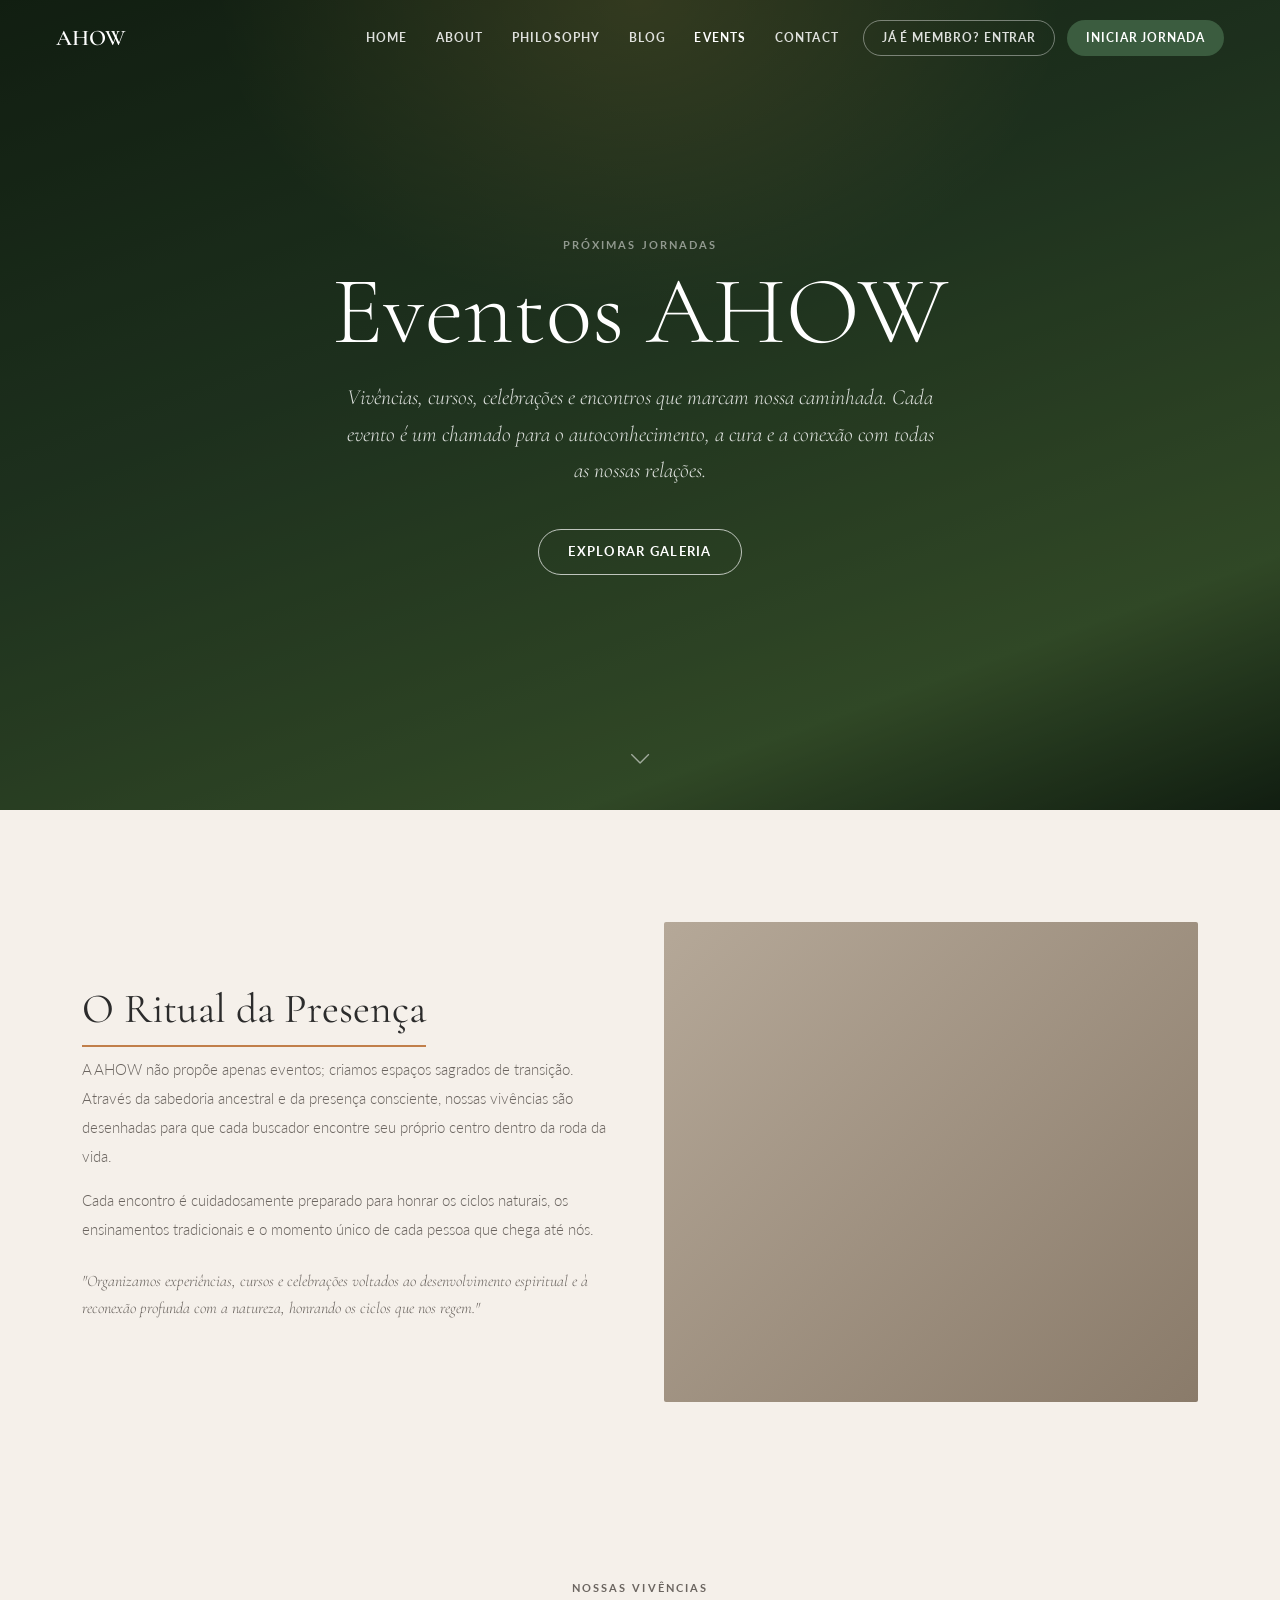
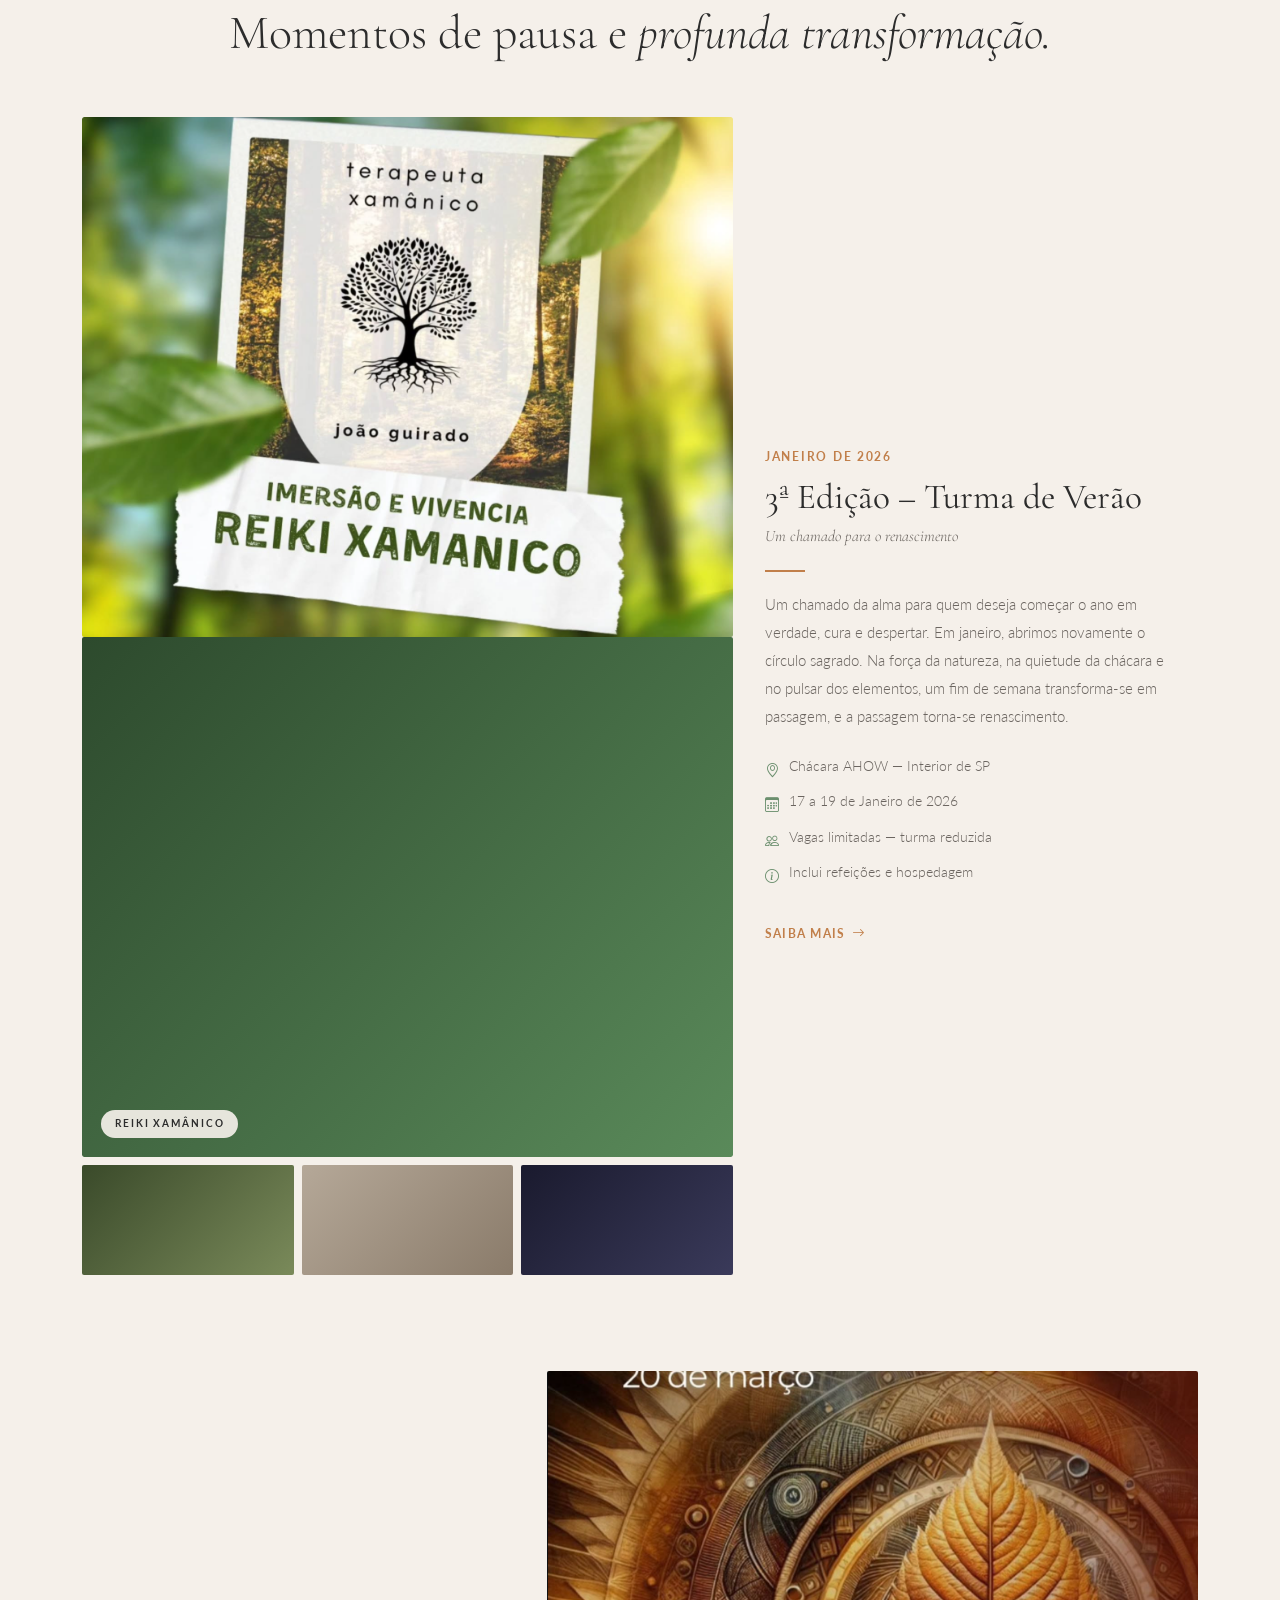
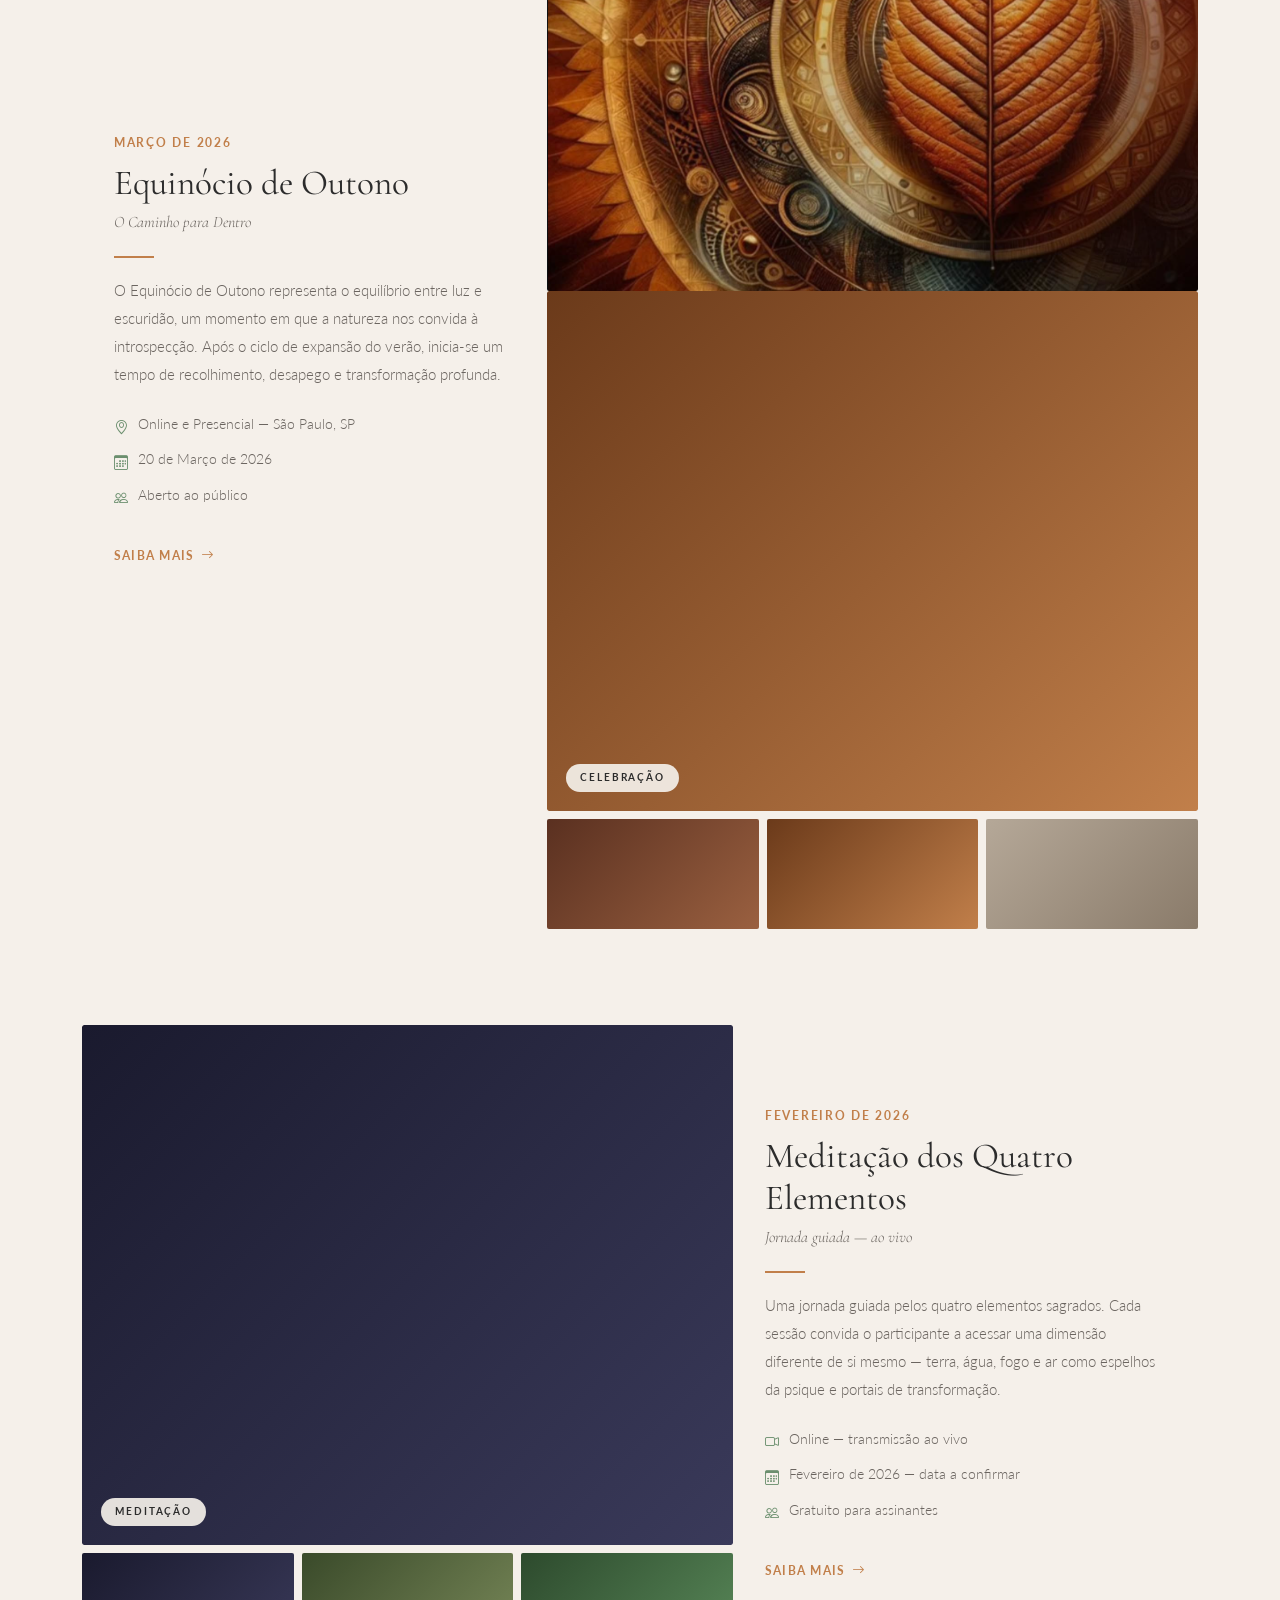
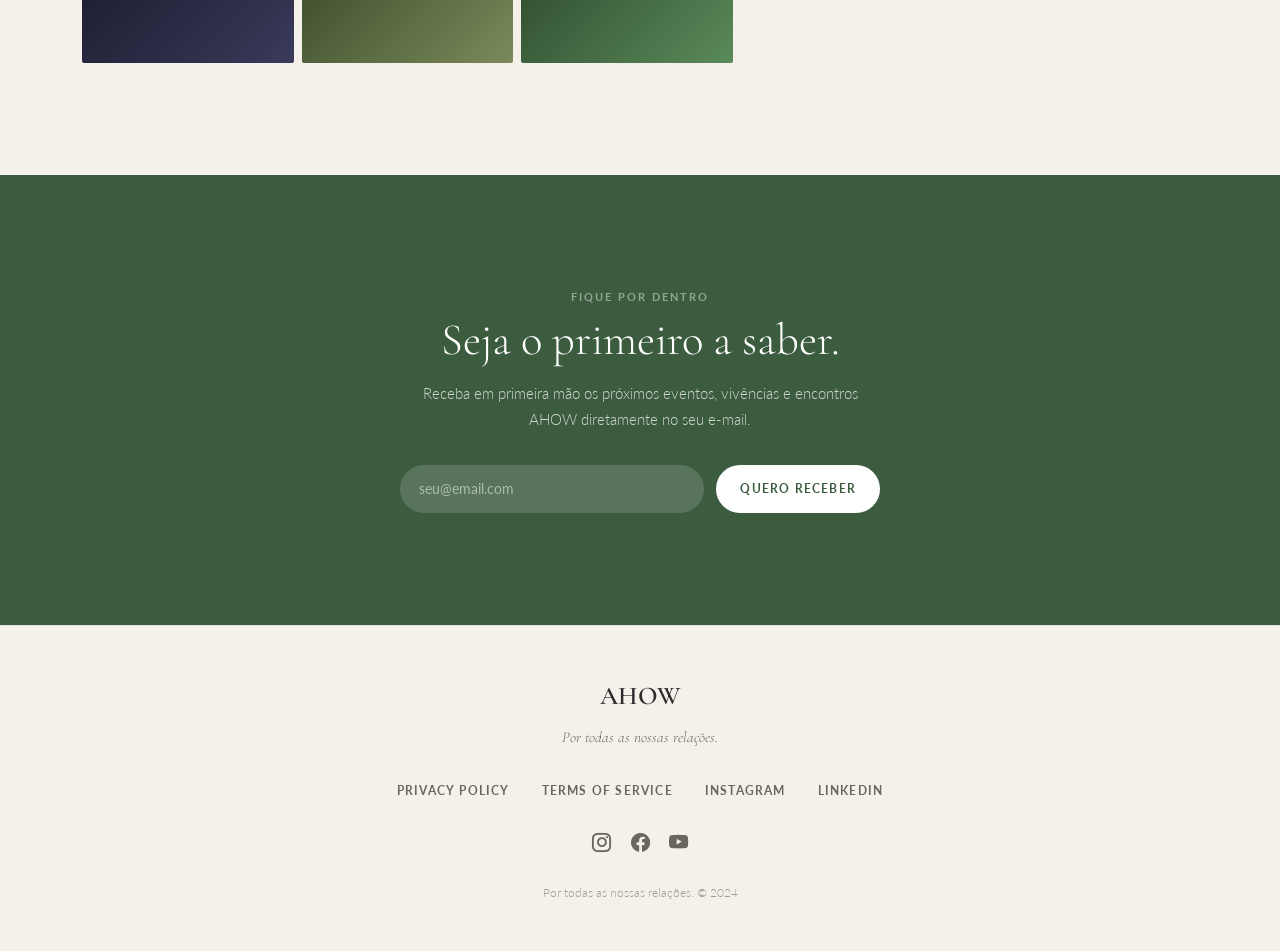
<file: eventos.html>
<!doctype html>
<html lang="pt-BR">
  <head>
    <meta charset="UTF-8" />
    <meta name="viewport" content="width=device-width, initial-scale=1.0" />
    <title>Eventos – AHOW</title>

    <link rel="preconnect" href="https://fonts.googleapis.com" />
    <link rel="preconnect" href="https://fonts.gstatic.com" crossorigin />
    <link
      href="https://fonts.googleapis.com/css2?family=Cormorant+Garamond:ital,wght@0,300;0,400;0,600;1,300;1,400&family=Lato:wght@300;400;700&display=swap"
      rel="stylesheet"
    />
    <link
      href="https://cdn.jsdelivr.net/npm/bootstrap@5.3.3/dist/css/bootstrap.min.css"
      rel="stylesheet"
    />
    <link
      rel="stylesheet"
      href="https://cdn.jsdelivr.net/npm/bootstrap-icons@1.11.3/font/bootstrap-icons.min.css"
    />
    <link rel="stylesheet" href="eventos.css" />
  </head>

  <body>
    <!-- ============================================================
       NAVBAR
       Idêntica às demais páginas. "Events" aparece destacado.
  ============================================================ -->
    <nav id="navbar" class="transparente">
      <div class="container-fluid px-4">
        <div class="d-flex align-items-center justify-content-between">
          <a href="index.html" class="navbar-brand-texto">AHOW</a>

          <div class="d-none d-lg-flex align-items-center gap-1">
            <a href="index.html" class="nav-link-custom">Home</a>
            <a href="about.html" class="nav-link-custom">About</a>
            <a href="filosofia.html" class="nav-link-custom">Philosophy</a>
            <a href="#" class="nav-link-custom">Blog</a>
            <a
              href="eventos.html"
              class="nav-link-custom"
              style="color: var(--cor-branco)"
              >Events</a
            >
            <a href="index.html#contato" class="nav-link-custom">Contact</a>
            <a href="#" class="btn-nav-login ms-2">Já é membro? Entrar</a>
            <a href="index.html#planos" class="btn-nav ms-2">Iniciar Jornada</a>
          </div>

          <button
            class="navbar-toggler-custom d-lg-none"
            id="btn-menu"
            aria-label="Menu"
          >
            <i class="bi bi-list fs-5"></i>
          </button>
        </div>

        <div
          id="menu-mobile"
          style="display: none !important; padding-top: 1rem"
        >
          <a href="index.html" class="nav-link-custom d-block py-2">Home</a>
          <a href="about.html" class="nav-link-custom d-block py-2">About</a>
          <a href="filosofia.html" class="nav-link-custom d-block py-2"
            >Philosophy</a
          >
          <a href="#" class="nav-link-custom d-block py-2">Blog</a>
          <a href="eventos.html" class="nav-link-custom d-block py-2">Events</a>
          <a href="index.html#contato" class="nav-link-custom d-block py-2"
            >Contact</a
          >
          <div class="d-flex gap-2 mt-2 flex-wrap">
            <a href="#" class="btn-nav-login">Já é membro? Entrar</a>
            <a
              href="index.html#planos"
              class="btn-ahow"
              style="font-size: 0.75rem"
              >Iniciar Jornada</a
            >
          </div>
        </div>
      </div>
    </nav>
    <!-- ============================================================ FIM NAVBAR -->

    <!-- ============================================================
       HERO — SEÇÃO PRINCIPAL
       ┌─────────────────────────────────────────────────────────┐
       │  COMO TROCAR A IMAGEM DE FUNDO DO HERO:                 │
       │  1. Coloque sua foto na pasta "imagens/"                 │
       │  2. Substitua o estilo inline abaixo:                    │
       │     style="background-image: url('imagens/SEU-ARQUIVO')" │
       └─────────────────────────────────────────────────────────┘
  ============================================================ -->
    <section id="hero-eventos">
      <!--
      ▼▼▼ IMAGEM DE FUNDO DO HERO ▼▼▼
      Substitua o background-color pelo background-image real:
      style="background-image: url('imagens/hero-eventos.jpg');"
    -->
      <div
        class="hero-bg"
        style="
          background: linear-gradient(
            160deg,
            #1a2e1a 0%,
            #2d4a2d 40%,
            #4a6e3a 80%,
            #1a2e1a 100%
          );
        "
      ></div>

      <div class="hero-conteudo container">
        <!-- ▼ TEXTO DO HERO — altere livremente ▼ -->
        <span class="label-secao" style="color: rgba(255, 255, 255, 0.5)"
          >Próximas Jornadas</span
        >
        <h1 class="hero-titulo">Eventos AHOW</h1>
        <p class="hero-subtitulo">
          Vivências, cursos, celebrações e encontros que marcam nossa caminhada.
          Cada evento é um chamado para o autoconhecimento, a cura e a conexão
          com todas as nossas relações.
        </p>
        <div class="hero-botoes">
          <a href="#lista-eventos" class="btn-outline-branco"
            >Explorar Galeria</a
          >
        </div>
        <!-- ▲ FIM TEXTO DO HERO ▲ -->
      </div>

      <div
        class="hero-scroll"
        onclick="
          document
            .getElementById('lista-eventos')
            .scrollIntoView({ behavior: 'smooth' })
        "
      >
        <i class="bi bi-chevron-down"></i>
      </div>
    </section>
    <!-- ============================================================ FIM HERO -->

    <!-- ============================================================
       SEÇÃO INTRODUÇÃO — O RITUAL DA PRESENÇA
       Texto editorial à esquerda + imagem à direita.
       ┌─────────────────────────────────────────────────────────┐
       │  COMO TROCAR A IMAGEM DA INTRODUÇÃO:                    │
       │  Substitua a <div class="ritual-foto-placeholder">      │
       │  por: <img src="imagens/SEU-ARQUIVO.jpg"                │
       │             alt="Descrição" class="ritual-foto">        │
       └─────────────────────────────────────────────────────────┘
  ============================================================ -->
    <section id="ritual">
      <div class="container">
        <div class="row align-items-center g-5">
          <!-- ▼ TEXTO DA INTRODUÇÃO ▼ -->
          <div class="col-lg-6 reveal">
            <h2 class="ritual-titulo">O Ritual da Presença</h2>
            <p class="ritual-corpo">
              A AHOW não propõe apenas eventos; criamos espaços sagrados de
              transição. Através da sabedoria ancestral e da presença
              consciente, nossas vivências são desenhadas para que cada buscador
              encontre seu próprio centro dentro da roda da vida.
            </p>
            <p class="ritual-corpo">
              Cada encontro é cuidadosamente preparado para honrar os ciclos
              naturais, os ensinamentos tradicionais e o momento único de cada
              pessoa que chega até nós.
            </p>
            <p class="ritual-citacao">
              "Organizamos experiências, cursos e celebrações voltados ao
              desenvolvimento espiritual e à reconexão profunda com a natureza,
              honrando os ciclos que nos regem."
            </p>
          </div>
          <!-- ▲ FIM TEXTO DA INTRODUÇÃO ▲ -->

          <!-- ▼ IMAGEM DA INTRODUÇÃO ▼ -->
          <div class="col-lg-6 reveal reveal-delay-1">
            <!--
            Substitua a div abaixo por:
            <img src="imagens/ritual-presenca.jpg"
                 alt="Ritual de presença"
                 class="ritual-foto">
          -->
            <div class="ritual-foto-placeholder ph-bege"></div>
          </div>
          <!-- ▲ FIM IMAGEM DA INTRODUÇÃO ▲ -->
        </div>
      </div>
    </section>
    <!-- ============================================================ FIM INTRODUÇÃO -->

    <!-- ============================================================
       TÍTULO DA SEÇÃO DE EVENTOS
  ============================================================ -->
    <section id="vivencias-cabecalho">
      <div class="container">
        <div class="reveal">
          <span class="label-secao text-center d-block">Nossas Vivências</span>
          <h2 class="vivencias-titulo">
            Momentos de pausa e
            <em style="font-family: var(--fonte-display); font-style: italic"
              >profunda transformação.</em
            >
          </h2>
        </div>
      </div>
    </section>
    <!-- ============================================================ FIM TÍTULO -->

    <!-- ============================================================
       LISTA DE EVENTOS
       ╔═════════════════════════════════════════════════════════╗
       ║  COMO ADICIONAR UM NOVO EVENTO                         ║
       ║                                                         ║
       ║  1. Copie um bloco completo entre os comentários:       ║
       ║     "INÍCIO EVENTO N" e "FIM EVENTO N"                  ║
       ║                                                         ║
       ║  2. Cole logo abaixo do último evento                   ║
       ║                                                         ║
       ║  3. Altere os textos indicados pelos comentários ▼ ▲   ║
       ║                                                         ║
       ║  4. Para eventos em posição par (2º, 4º, 6º...):        ║
       ║     adicione a classe "invertido" na div.evento-bloco   ║
       ║     para alternar imagem/texto de lado                  ║
       ╚═════════════════════════════════════════════════════════╝
  ============================================================ -->
    <section id="lista-eventos">
      <div class="container">
        <!-- ══════════════════════════════════════════════════════
           INÍCIO EVENTO 1
           Posição: imagem à ESQUERDA (padrão)
      ══════════════════════════════════════════════════════ -->
        <div class="evento-bloco reveal">
          <div class="row g-0 align-items-stretch">
            <!-- ── COLUNA DAS IMAGENS (60% da largura) ── -->
            <div class="col-lg-7 evento-imagem-col">
              <!-- ▼ IMAGEM PRINCIPAL DO EVENTO 1 ▼
                 Substitua a <div> por:
                 <img src="imagens/evento-1-principal.jpg"
                      alt="Nome do evento"
                      class="evento-imagem-principal"> -->
              <div class="evento-imagem-wrapper">
                <img
                  src="imagens/Img imersão Reiki Xamanica.png "
                  alt="Nome do evento"
                  class="evento-imagem-principal"
                />
                <div class="evento-imagem-placeholder ph-verde"></div>
                <!-- ▼ BADGE DE CATEGORIA — altere o texto ▼ -->
                <span class="evento-badge">Reiki Xamânico</span>
              </div>
              <!-- ▲ FIM IMAGEM PRINCIPAL ▲ -->

              <!-- ▼ MINIATURAS DO EVENTO 1 (até 3 imagens) ▼
                 Substitua cada <div> por:
                 <img src="imagens/evento-1-foto-2.jpg"
                      alt="Descrição"
                      class="evento-miniatura"> -->
              <div class="evento-miniaturas">
                <div class="evento-miniatura-placeholder ph-musgo"></div>
                <div class="evento-miniatura-placeholder ph-bege"></div>
                <div class="evento-miniatura-placeholder ph-escuro"></div>
              </div>
              <!-- ▲ FIM MINIATURAS ▲ -->
            </div>
            <!-- ── FIM COLUNA IMAGENS ── -->

            <!-- ── COLUNA DO TEXTO (40% da largura) ── -->
            <div class="col-lg-5 evento-texto-col">
              <div class="evento-texto-inner">
                <!-- ▼ DATA DO EVENTO 1 — altere o texto ▼ -->
                <span class="evento-data">Janeiro de 2026</span>

                <!-- ▼ TÍTULO DO EVENTO 1 ▼ -->
                <h2 class="evento-titulo">3ª Edição – Turma de Verão</h2>

                <!-- ▼ SUBTÍTULO (opcional — apague a linha se não precisar) ▼ -->
                <span class="evento-subtitulo"
                  >Um chamado para o renascimento</span
                >

                <div class="evento-linha"></div>

                <!-- ▼ DESCRIÇÃO COMPLETA DO EVENTO 1 ▼ -->
                <p class="evento-descricao">
                  Um chamado da alma para quem deseja começar o ano em verdade,
                  cura e despertar. Em janeiro, abrimos novamente o círculo
                  sagrado. Na força da natureza, na quietude da chácara e no
                  pulsar dos elementos, um fim de semana transforma-se em
                  passagem, e a passagem torna-se renascimento.
                </p>
                <!-- ▲ FIM DESCRIÇÃO ▲ -->

                <!-- ▼ INFORMAÇÕES ADICIONAIS DO EVENTO 1
                   Adicione ou remova linhas conforme necessário ▼ -->
                <div class="evento-infos">
                  <div class="evento-info-item">
                    <i class="bi bi-geo-alt"></i>
                    <span>Chácara AHOW — Interior de SP</span>
                  </div>
                  <div class="evento-info-item">
                    <i class="bi bi-calendar3"></i>
                    <span>17 a 19 de Janeiro de 2026</span>
                  </div>
                  <div class="evento-info-item">
                    <i class="bi bi-people"></i>
                    <span>Vagas limitadas — turma reduzida</span>
                  </div>
                  <div class="evento-info-item">
                    <i class="bi bi-info-circle"></i>
                    <span>Inclui refeições e hospedagem</span>
                  </div>
                </div>
                <!-- ▲ FIM INFORMAÇÕES ▲ -->

                <!-- ▼ LINK DO EVENTO 1 — altere o href ▼ -->
                <a href="#" class="evento-link">
                  Saiba mais <i class="bi bi-arrow-right"></i>
                </a>
              </div>
            </div>
            <!-- ── FIM COLUNA TEXTO ── -->
          </div>
        </div>
        <!-- FIM EVENTO 1 ══════════════════════════════════════════ -->

        <!-- ══════════════════════════════════════════════════════
           INÍCIO EVENTO 2
           Posição: imagem à DIREITA (classe "invertido")
      ══════════════════════════════════════════════════════ -->
        <div class="evento-bloco invertido reveal">
          <div class="row g-0 align-items-stretch">
            <!-- ── COLUNA DAS IMAGENS ── -->
            <div class="col-lg-7 evento-imagem-col">
              <!-- ▼ IMAGEM PRINCIPAL DO EVENTO 2 ▼ -->
              <img
                src="imagens/img Equinócio de Outono 20-03.png"
                alt="Nome do evento"
                class="evento-imagem-principal"
              />
              <div class="evento-imagem-wrapper">
                <div class="evento-imagem-placeholder ph-terra"></div>
                <!-- ▼ BADGE DE CATEGORIA ▼ -->
                <span class="evento-badge">Celebração</span>
              </div>

              <!-- ▼ MINIATURAS DO EVENTO 2 ▼ -->
              <div class="evento-miniaturas">
                <div class="evento-miniatura-placeholder ph-cobre"></div>
                <div class="evento-miniatura-placeholder ph-terra"></div>
                <div class="evento-miniatura-placeholder ph-bege"></div>
              </div>
            </div>

            <!-- ── COLUNA DO TEXTO ── -->
            <div class="col-lg-5 evento-texto-col">
              <div class="evento-texto-inner">
                <!-- ▼ DATA DO EVENTO 2 ▼ -->
                <span class="evento-data">Março de 2026</span>

                <!-- ▼ TÍTULO DO EVENTO 2 ▼ -->
                <h2 class="evento-titulo">Equinócio de Outono</h2>

                <!-- ▼ SUBTÍTULO ▼ -->
                <span class="evento-subtitulo">O Caminho para Dentro</span>

                <div class="evento-linha"></div>

                <!-- ▼ DESCRIÇÃO DO EVENTO 2 ▼ -->
                <p class="evento-descricao">
                  O Equinócio de Outono representa o equilíbrio entre luz e
                  escuridão, um momento em que a natureza nos convida à
                  introspecção. Após o ciclo de expansão do verão, inicia-se um
                  tempo de recolhimento, desapego e transformação profunda.
                </p>

                <!-- ▼ INFORMAÇÕES DO EVENTO 2 ▼ -->
                <div class="evento-infos">
                  <div class="evento-info-item">
                    <i class="bi bi-geo-alt"></i>
                    <span>Online e Presencial — São Paulo, SP</span>
                  </div>
                  <div class="evento-info-item">
                    <i class="bi bi-calendar3"></i>
                    <span>20 de Março de 2026</span>
                  </div>
                  <div class="evento-info-item">
                    <i class="bi bi-people"></i>
                    <span>Aberto ao público</span>
                  </div>
                </div>

                <!-- ▼ LINK DO EVENTO 2 ▼ -->
                <a href="#" class="evento-link">
                  Saiba mais <i class="bi bi-arrow-right"></i>
                </a>
              </div>
            </div>
          </div>
        </div>
        <!-- FIM EVENTO 2 ══════════════════════════════════════════ -->

        <!-- ══════════════════════════════════════════════════════
           INÍCIO EVENTO 3
           Posição: imagem à ESQUERDA (padrão)
      ══════════════════════════════════════════════════════ -->
        <div class="evento-bloco reveal">
          <div class="row g-0 align-items-stretch">
            <!-- ── COLUNA DAS IMAGENS ── -->
            <div class="col-lg-7 evento-imagem-col">
              <!-- ▼ IMAGEM PRINCIPAL DO EVENTO 3 ▼ -->
              <div class="evento-imagem-wrapper">
                <div class="evento-imagem-placeholder ph-escuro"></div>
                <span class="evento-badge">Meditação</span>
              </div>

              <!-- ▼ MINIATURAS DO EVENTO 3 ▼ -->
              <div class="evento-miniaturas">
                <div class="evento-miniatura-placeholder ph-escuro"></div>
                <div class="evento-miniatura-placeholder ph-musgo"></div>
                <div class="evento-miniatura-placeholder ph-verde"></div>
              </div>
            </div>

            <!-- ── COLUNA DO TEXTO ── -->
            <div class="col-lg-5 evento-texto-col">
              <div class="evento-texto-inner">
                <!-- ▼ DATA DO EVENTO 3 ▼ -->
                <span class="evento-data">Fevereiro de 2026</span>

                <!-- ▼ TÍTULO DO EVENTO 3 ▼ -->
                <h2 class="evento-titulo">Meditação dos Quatro Elementos</h2>

                <!-- ▼ SUBTÍTULO ▼ -->
                <span class="evento-subtitulo">Jornada guiada — ao vivo</span>

                <div class="evento-linha"></div>

                <!-- ▼ DESCRIÇÃO DO EVENTO 3 ▼ -->
                <p class="evento-descricao">
                  Uma jornada guiada pelos quatro elementos sagrados. Cada
                  sessão convida o participante a acessar uma dimensão diferente
                  de si mesmo — terra, água, fogo e ar como espelhos da psique e
                  portais de transformação.
                </p>

                <!-- ▼ INFORMAÇÕES DO EVENTO 3 ▼ -->
                <div class="evento-infos">
                  <div class="evento-info-item">
                    <i class="bi bi-camera-video"></i>
                    <span>Online — transmissão ao vivo</span>
                  </div>
                  <div class="evento-info-item">
                    <i class="bi bi-calendar3"></i>
                    <span>Fevereiro de 2026 — data a confirmar</span>
                  </div>
                  <div class="evento-info-item">
                    <i class="bi bi-people"></i>
                    <span>Gratuito para assinantes</span>
                  </div>
                </div>

                <!-- ▼ LINK DO EVENTO 3 ▼ -->
                <a href="#" class="evento-link">
                  Saiba mais <i class="bi bi-arrow-right"></i>
                </a>
              </div>
            </div>
          </div>
        </div>
        <!-- FIM EVENTO 3 ══════════════════════════════════════════ -->

        <!--
        ╔═════════════════════════════════════════════════════════╗
        ║  ADICIONE NOVOS EVENTOS AQUI                           ║
        ║                                                         ║
        ║  Cole o bloco abaixo e preencha os campos:             ║
        ║                                                         ║
        ║  <div class="evento-bloco invertido reveal">           ║
        ║    <div class="row g-0 align-items-stretch">           ║
        ║      <div class="col-lg-7 evento-imagem-col">          ║
        ║        <div class="evento-imagem-wrapper">             ║
        ║          <div class="evento-imagem-placeholder ph-verde"></div> ║
        ║          <span class="evento-badge">Categoria</span>   ║
        ║        </div>                                           ║
        ║        <div class="evento-miniaturas">                 ║
        ║          <div class="evento-miniatura-placeholder ph-bege"></div> ║
        ║          <div class="evento-miniatura-placeholder ph-terra"></div> ║
        ║          <div class="evento-miniatura-placeholder ph-musgo"></div> ║
        ║        </div>                                           ║
        ║      </div>                                             ║
        ║      <div class="col-lg-5 evento-texto-col">           ║
        ║        <div class="evento-texto-inner">                ║
        ║          <span class="evento-data">Mês de Ano</span>   ║
        ║          <h2 class="evento-titulo">Título</h2>         ║
        ║          <span class="evento-subtitulo">Subtítulo</span> ║
        ║          <div class="evento-linha"></div>              ║
        ║          <p class="evento-descricao">Descrição...</p>  ║
        ║          <div class="evento-infos">                    ║
        ║            <div class="evento-info-item">              ║
        ║              <i class="bi bi-geo-alt"></i>             ║
        ║              <span>Local</span>                        ║
        ║            </div>                                       ║
        ║          </div>                                         ║
        ║          <a href="#" class="evento-link">              ║
        ║            Saiba mais <i class="bi bi-arrow-right"></i> ║
        ║          </a>                                           ║
        ║        </div>                                           ║
        ║      </div>                                             ║
        ║    </div>                                               ║
        ║  </div>                                                 ║
        ╚═════════════════════════════════════════════════════════╝
      --></div>
    </section>
    <!-- ============================================================ FIM LISTA DE EVENTOS -->

    <!-- ============================================================
       CTA — NEWSLETTER DE EVENTOS
       Fundo verde escuro. Campo de e-mail para notificações.
       ┌─────────────────────────────────────────────────────────┐
       │  Para integrar com Mailchimp, ConvertKit ou outro:      │
       │  substitua a função inscreverNewsletter() no JS abaixo  │
       └─────────────────────────────────────────────────────────┘
  ============================================================ -->
    <section id="cta-eventos">
      <div class="container">
        <div class="reveal">
          <span
            class="label-secao text-center d-block"
            style="color: rgba(255, 255, 255, 0.45)"
            >Fique por dentro</span
          >

          <!-- ▼ TEXTO DO CTA — altere livremente ▼ -->
          <h2 class="cta-titulo">Seja o primeiro a saber.</h2>
          <p class="cta-subtitulo">
            Receba em primeira mão os próximos eventos, vivências e encontros
            AHOW diretamente no seu e-mail.
          </p>
          <!-- ▲ FIM TEXTO CTA ▲ -->

          <div class="form-newsletter">
            <input
              type="email"
              class="input-email"
              placeholder="seu@email.com"
              aria-label="E-mail"
            />
            <button class="btn-newsletter" onclick="inscreverNewsletter()">
              Quero receber
            </button>
          </div>
        </div>
      </div>
    </section>
    <!-- ============================================================ FIM CTA -->

    <!-- ============================================================
       FOOTER — idêntico às demais páginas
  ============================================================ -->
    <footer id="footer">
      <div class="container">
        <a href="index.html" class="footer-logo">AHOW</a>
        <p class="footer-lema">Por todas as nossas relações.</p>
        <ul class="footer-links">
          <li><a href="#">Privacy Policy</a></li>
          <li><a href="#">Terms of Service</a></li>
          <li><a href="#">Instagram</a></li>
          <li><a href="#">LinkedIn</a></li>
        </ul>
        <div class="footer-social">
          <a href="#" aria-label="Instagram"><i class="bi bi-instagram"></i></a>
          <a href="#" aria-label="Facebook"><i class="bi bi-facebook"></i></a>
          <a href="#" aria-label="YouTube"><i class="bi bi-youtube"></i></a>
        </div>
        <p class="footer-copy">Por todas as nossas relações. &copy; 2024</p>
      </div>
    </footer>
    <!-- ============================================================ FIM FOOTER -->

    <script src="https://cdn.jsdelivr.net/npm/bootstrap@5.3.3/dist/js/bootstrap.bundle.min.js"></script>

    <script>
      /* ============================================================
       NAVBAR — transparente no topo, sólida ao rolar
    ============================================================ */
      const navbar = document.getElementById("navbar");
      function atualizarNavbar() {
        navbar.classList.toggle("solida", window.scrollY > 60);
        navbar.classList.toggle("transparente", window.scrollY <= 60);
      }
      window.addEventListener("scroll", atualizarNavbar);
      atualizarNavbar();

      /* ============================================================
       MENU MOBILE — abre e fecha
    ============================================================ */
      const btnMenu = document.getElementById("btn-menu");
      const menuMobile = document.getElementById("menu-mobile");
      let aberto = false;
      btnMenu.addEventListener("click", () => {
        aberto = !aberto;
        menuMobile.style.setProperty(
          "display",
          aberto ? "block" : "none",
          "important",
        );
        btnMenu.querySelector("i").className = aberto
          ? "bi bi-x fs-5"
          : "bi bi-list fs-5";
      });
      menuMobile.querySelectorAll("a").forEach((l) =>
        l.addEventListener("click", () => {
          aberto = false;
          menuMobile.style.setProperty("display", "none", "important");
          btnMenu.querySelector("i").className = "bi bi-list fs-5";
        }),
      );

      /* ============================================================
       SCROLL REVEAL — anima elementos ao entrar na tela
    ============================================================ */
      const obs = new IntersectionObserver(
        (entries) => {
          entries.forEach((e) => {
            if (e.isIntersecting) {
              e.target.classList.add("visivel");
              obs.unobserve(e.target);
            }
          });
        },
        { threshold: 0.08, rootMargin: "0px 0px -40px 0px" },
      );
      document.querySelectorAll(".reveal").forEach((el) => obs.observe(el));

      /* ============================================================
       SMOOTH SCROLL — ancora interna suave
    ============================================================ */
      document.querySelectorAll('a[href^="#"]').forEach((a) => {
        a.addEventListener("click", (e) => {
          const t = document.querySelector(a.getAttribute("href"));
          if (t) {
            e.preventDefault();
            t.scrollIntoView({ behavior: "smooth" });
          }
        });
      });

      /* ============================================================
       NEWSLETTER
       ┌───────────────────────────────────────────────────────┐
       │  Substitua o conteúdo desta função pela integração    │
       │  real com Mailchimp, ConvertKit, ou seu backend.      │
       └───────────────────────────────────────────────────────┘
    ============================================================ */
      function inscreverNewsletter() {
        const input = document.querySelector(".input-email");
        const email = input.value.trim();
        if (!email || !email.includes("@")) {
          alert("Por favor, insira um e-mail válido.");
          return;
        }
        // TODO: integrar com plataforma de e-mail marketing
        alert(`Obrigado! Você será notificado em: ${email}`);
        input.value = "";
      }
    </script>
  </body>
</html>
</file>
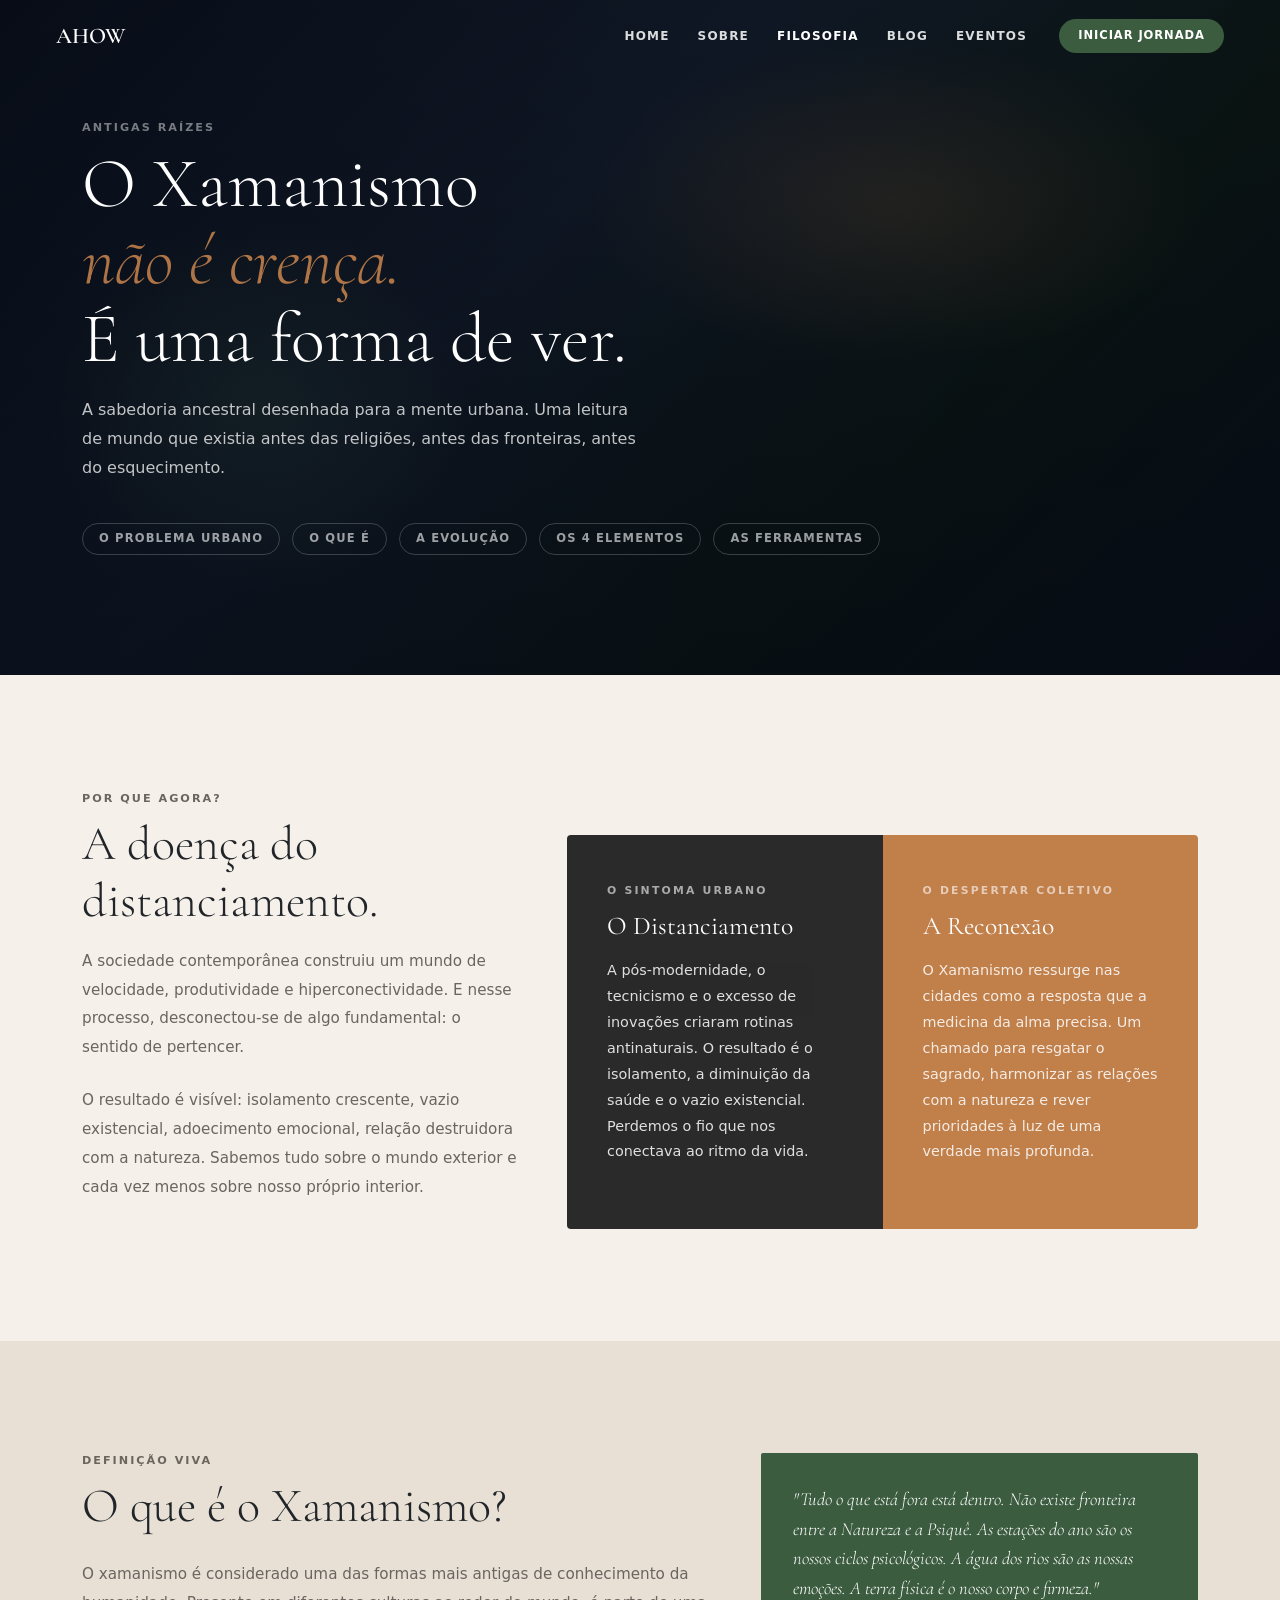
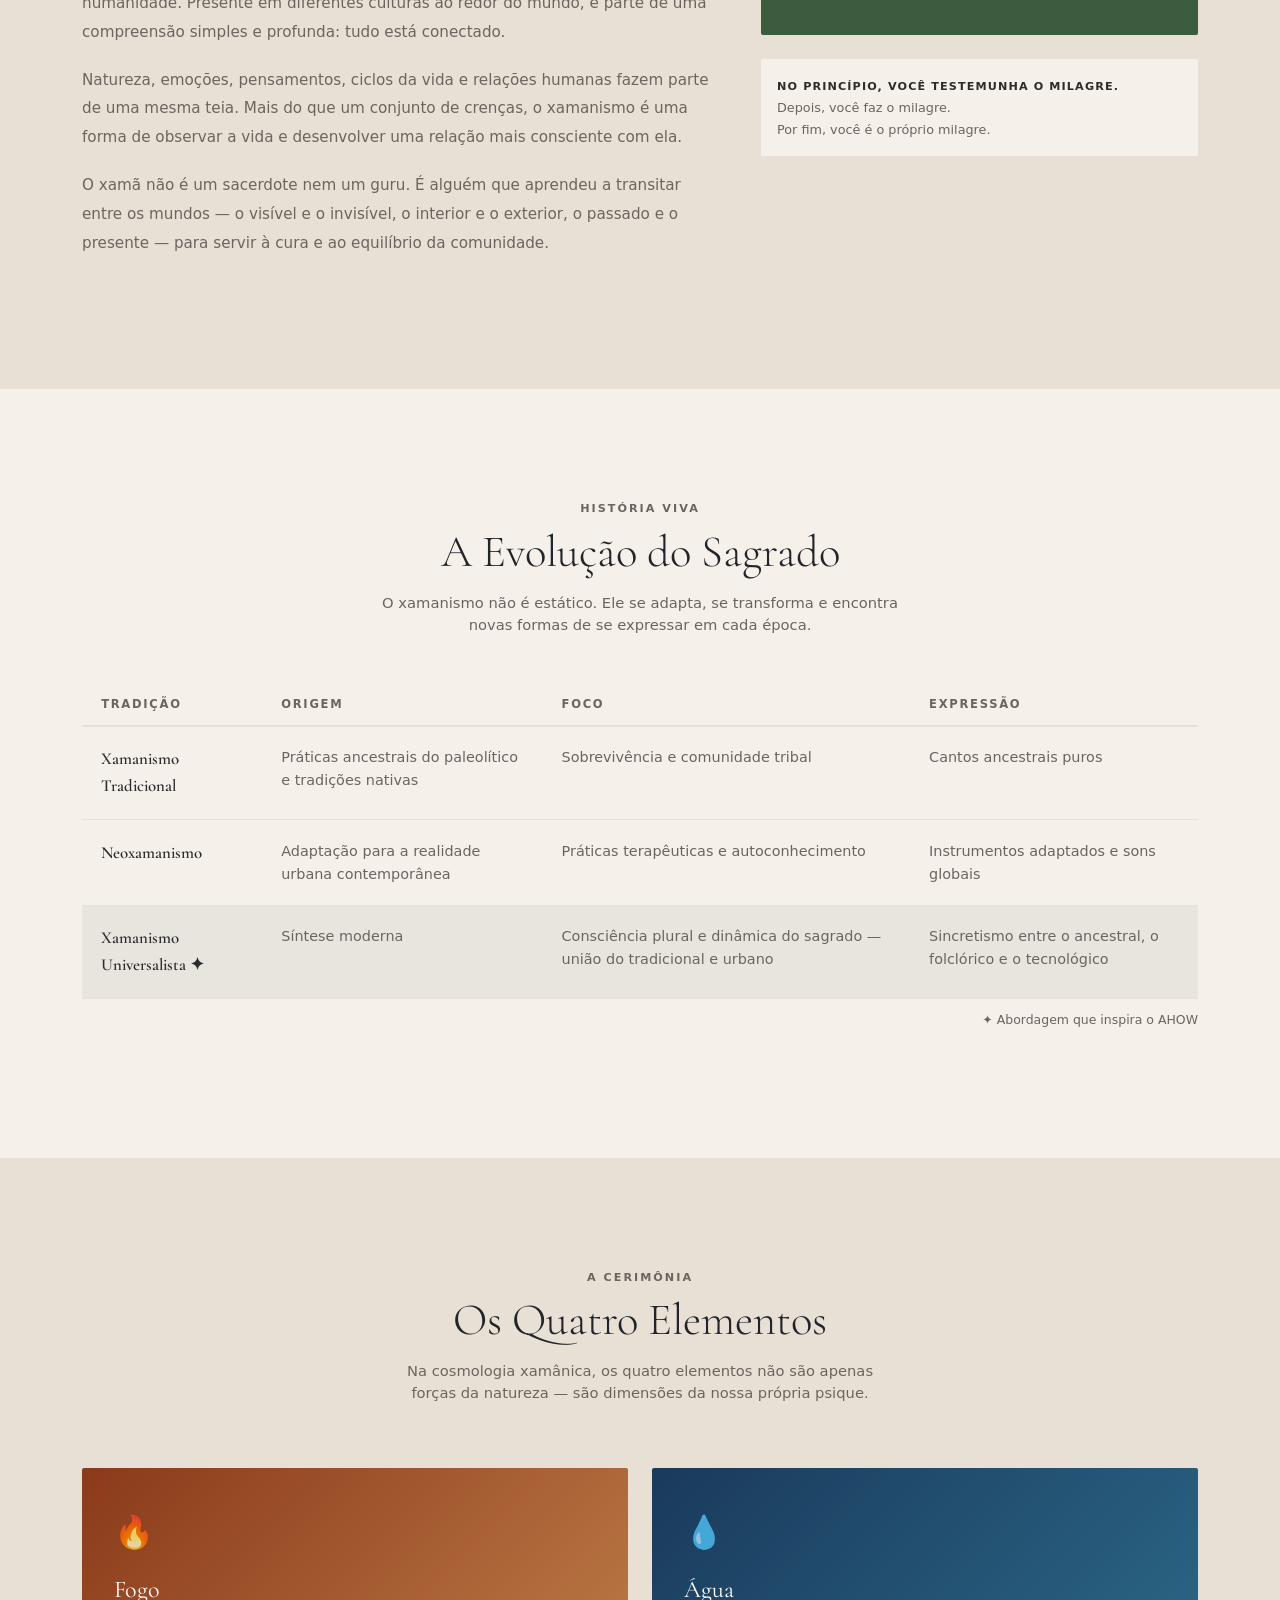
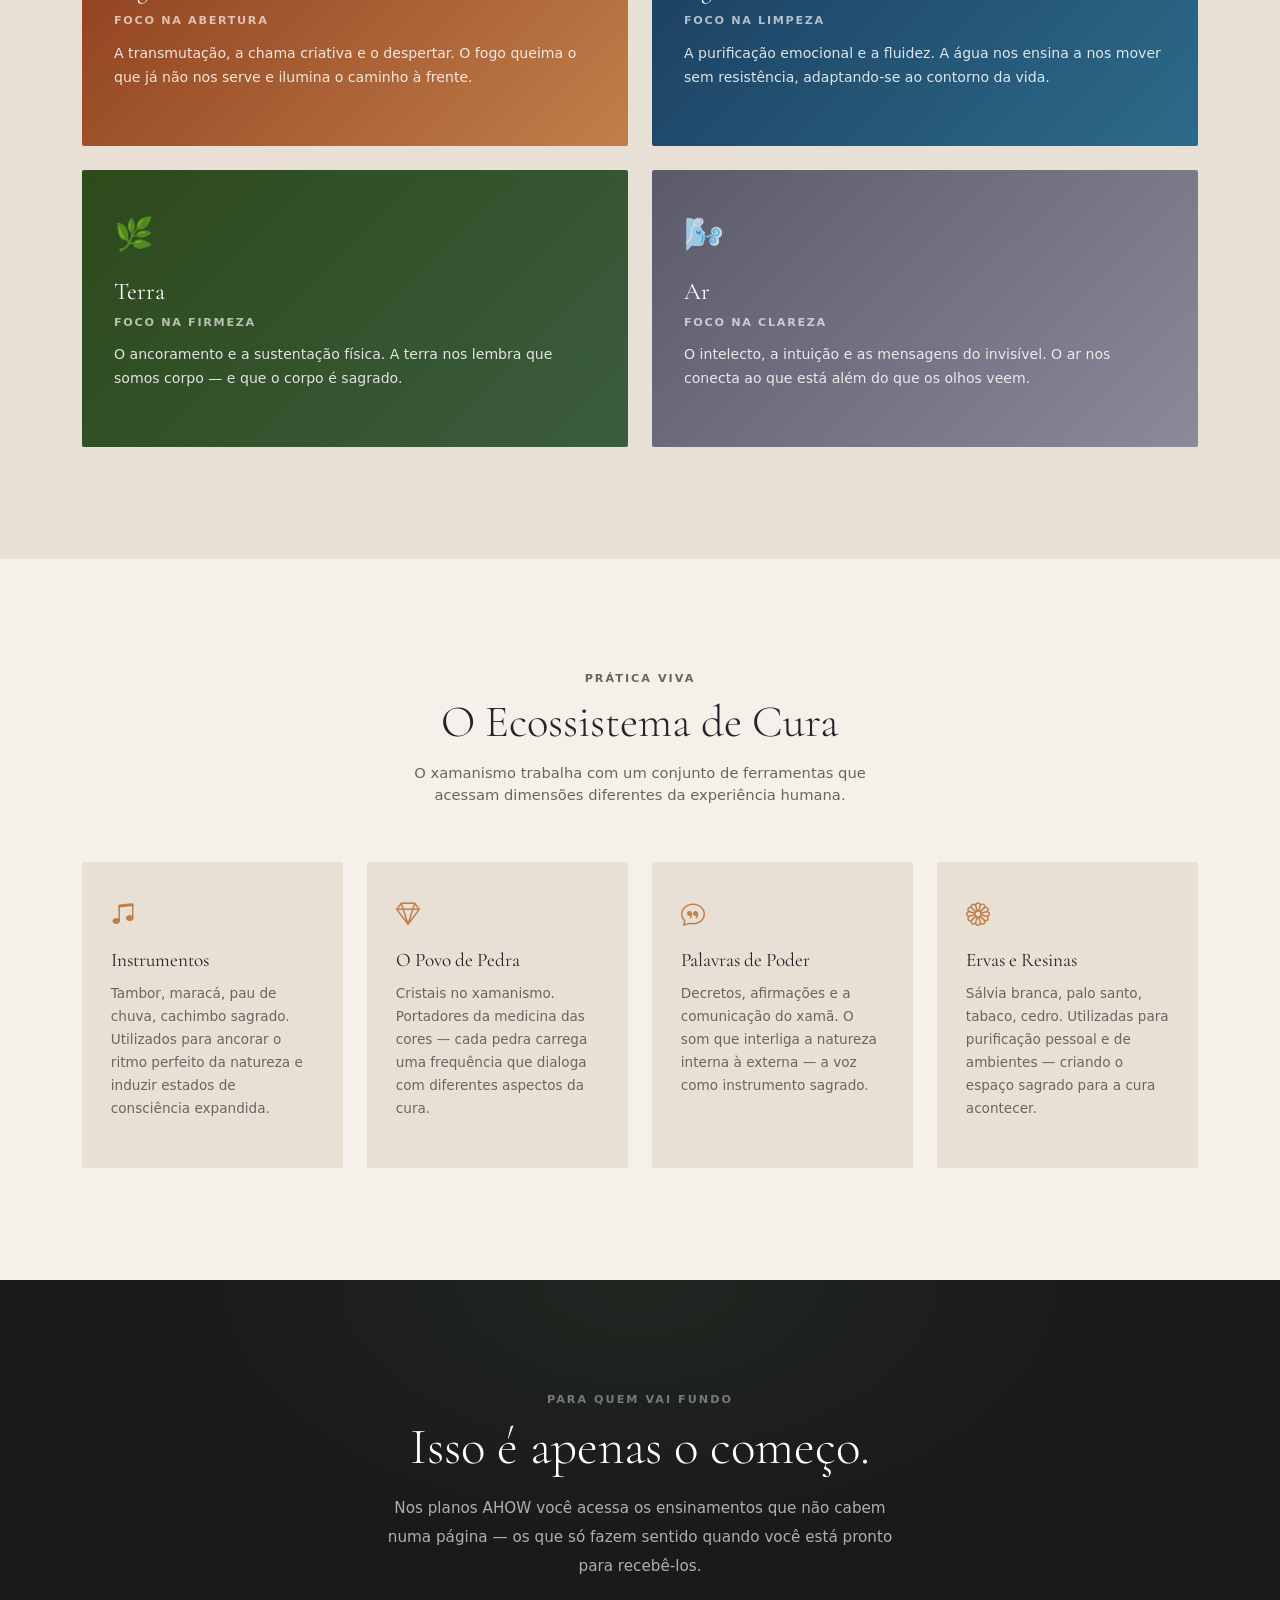
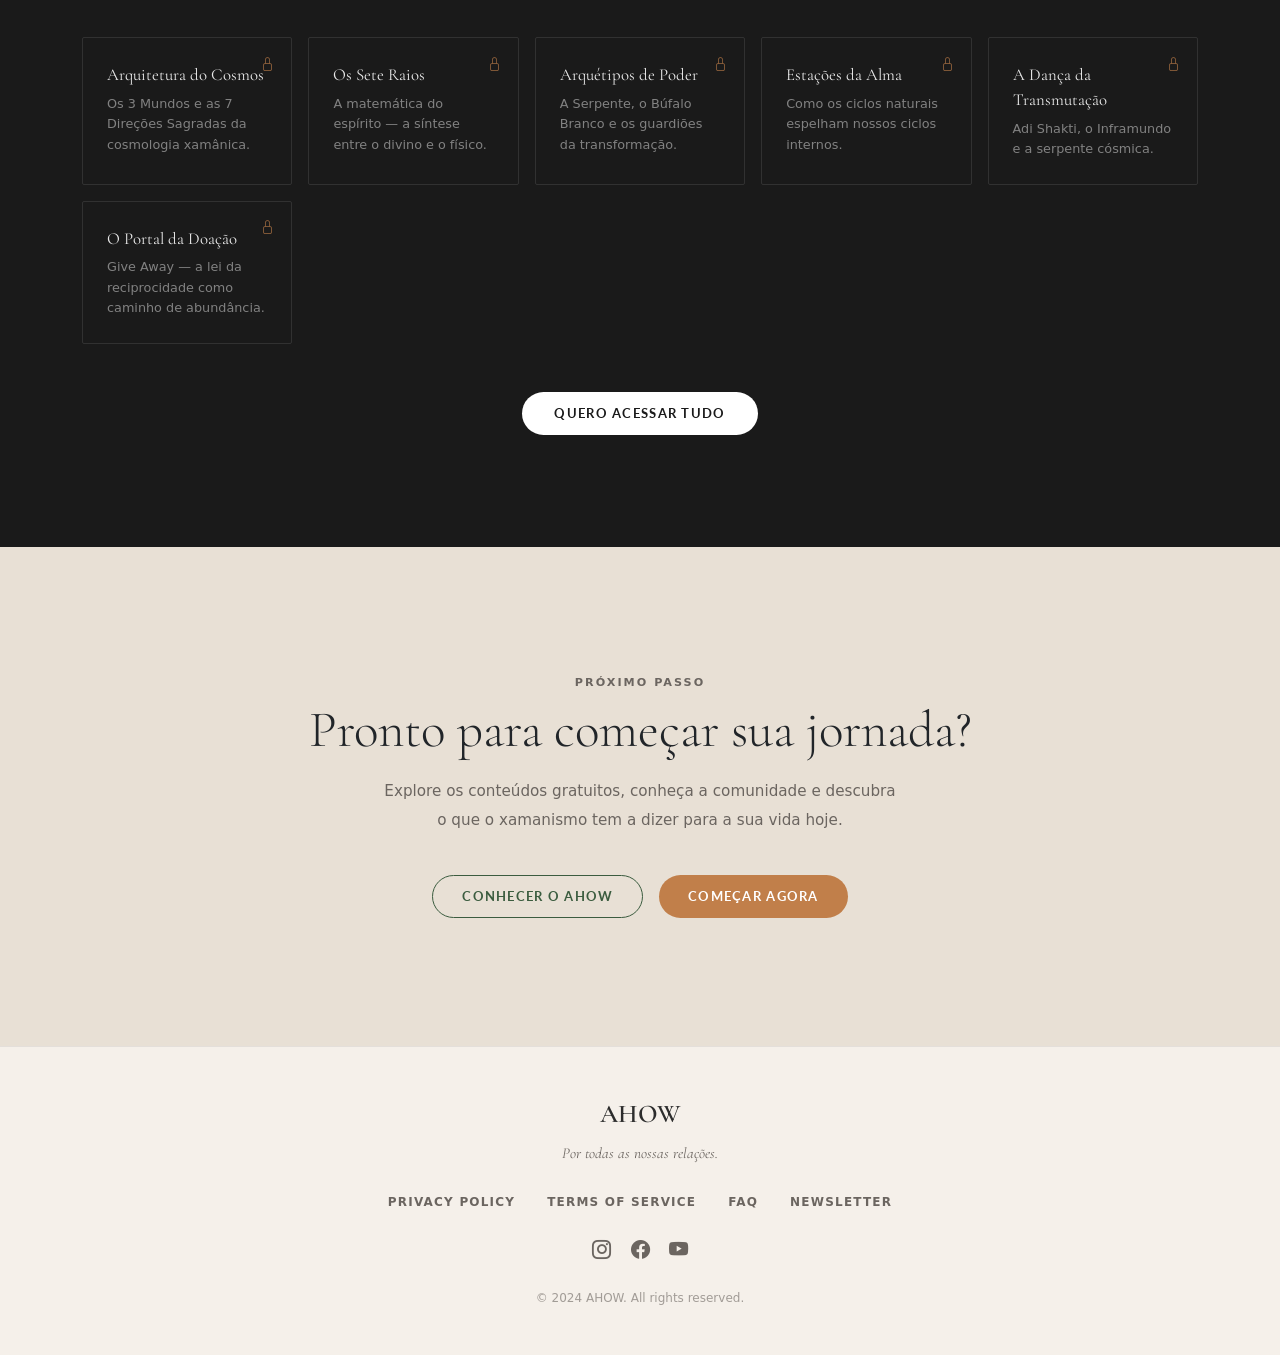
<file: filosofia.html>
<!doctype html>
<html lang="pt-BR">
  <head>
    <meta charset="UTF-8" />
    <meta name="viewport" content="width=device-width, initial-scale=1.0" />
    <title>Filosofia & Xamanismo – AHOW</title>
    <link rel="stylesheet" href="filosofia.css" />
    <link rel="preconnect" href="https://fonts.googleapis.com" />
    <link rel="preconnect" href="https://fonts.gstatic.com" crossorigin />
    <link
      href="https://fonts.googleapis.com/css2?family=Cormorant+Garamond:ital,wght@0,300;0,400;0,600;1,300;1,400&family=Lato:wght@300;400;700&display=swap"
      rel="stylesheet"
    />
    <link
      href="https://cdn.jsdelivr.net/npm/bootstrap@5.3.3/dist/css/bootstrap.min.css"
      rel="stylesheet"
    />
    <link
      rel="stylesheet"
      href="https://cdn.jsdelivr.net/npm/bootstrap-icons@1.11.3/font/bootstrap-icons.min.css"
    />
  </head>

  <body>
    <!-- NAVBAR -->
    <nav id="navbar" class="transparente">
      <div class="container-fluid px-4">
        <div class="d-flex align-items-center justify-content-between">
          <a href="index.html" class="navbar-brand-texto">AHOW</a>
          <div class="d-none d-lg-flex align-items-center gap-1">
            <a href="index.html" class="nav-link-custom">Home</a>
            <a href="about.html" class="nav-link-custom">Sobre</a>
            <a
              href="filosofia.html"
              class="nav-link-custom"
              style="color: var(--cor-branco)"
              >Filosofia</a
            >
            <a href="blog.html" class="nav-link-custom">Blog</a>
            <a href="eventos.html" class="nav-link-custom">Eventos</a>
            <a href="#cta-filosofia" class="btn-nav ms-3">Iniciar Jornada</a>
          </div>
          <button
            class="navbar-toggler-custom d-lg-none"
            id="btn-menu"
            aria-label="Menu"
          >
            <i class="bi bi-list fs-5"></i>
          </button>
        </div>
        <div
          id="menu-mobile"
          style="display: none !important; padding-top: 1rem"
        >
          <a href="index.html" class="nav-link-custom d-block py-2">Home</a>
          <a href="about.html" class="nav-link-custom d-block py-2">Sobre</a>
          <a href="filosofia.html" class="nav-link-custom d-block py-2"
            >Filosofiaaaaaaaaaa</a
          >
          <a href="#" class="nav-link-custom d-block py-2">Blog</a>
          <a
            href="#cta-filosofia"
            class="btn-ahow d-inline-block mt-2"
            style="font-size: 0.75rem"
            >Iniciar Jornada</a
          >
        </div>
      </div>
    </nav>

    <!-- =============================================
       HERO — Filosófico, cosmológico
  ============================================= -->
    <section id="hero-filosofia">
      <div class="hero-fil-bg"></div>
      <div class="container">
        <div class="hero-fil-conteudo">
          <span class="label-secao" style="color: rgba(255, 255, 255, 0.45)"
            >Antigas Raízes</span
          >
          <h1 class="hero-fil-titulo">
            O Xamanismo<br />
            <em>não é crença.</em><br />
            É uma forma de ver.
          </h1>
          <p class="hero-fil-subtitulo">
            A sabedoria ancestral desenhada para a mente urbana. Uma leitura de
            mundo que existia antes das religiões, antes das fronteiras, antes
            do esquecimento.
          </p>

          <!-- Navegação rápida pelas seções -->
          <div class="hero-nav-rapida">
            <a href="#distanciamento">O problema urbano</a>
            <a href="#o-que-e">O que é</a>
            <a href="#evolucao">A evolução</a>
            <a href="#elementos">Os 4 Elementos</a>
            <a href="#ecossistema">As ferramentas</a>
          </div>
        </div>
      </div>
    </section>

    <!-- =============================================
       A DOENÇA DO DISTANCIAMENTO
       Começa pelo problema — cria identificação
  ============================================= -->
    <section id="distanciamento">
      <div class="container">
        <div class="row align-items-center g-5">
          <div class="col-lg-5 reveal">
            <span class="label-secao">Por que agora?</span>
            <h2 class="dist-titulo">A doença do distanciamento.</h2>
            <p class="dist-corpo">
              A sociedade contemporânea construiu um mundo de velocidade,
              produtividade e hiperconectividade. E nesse processo,
              desconectou-se de algo fundamental: o sentido de pertencer.
            </p>
            <p class="dist-corpo">
              O resultado é visível: isolamento crescente, vazio existencial,
              adoecimento emocional, relação destruidora com a natureza. Sabemos
              tudo sobre o mundo exterior e cada vez menos sobre nosso próprio
              interior.
            </p>
          </div>

          <div class="col-lg-7 reveal reveal-delay-1">
            <div class="painel-duplo">
              <!-- O Sintoma -->
              <div class="painel-sintoma">
                <span class="painel-label">O sintoma urbano</span>
                <h3 class="painel-titulo-bloco">O Distanciamento</h3>
                <p class="painel-texto">
                  A pós-modernidade, o tecnicismo e o excesso de inovações
                  criaram rotinas antinaturais. O resultado é o isolamento, a
                  diminuição da saúde e o vazio existencial. Perdemos o fio que
                  nos conectava ao ritmo da vida.
                </p>
              </div>

              <!-- O Despertar -->
              <div class="painel-despertar">
                <span class="painel-label">O despertar coletivo</span>
                <h3 class="painel-titulo-bloco">A Reconexão</h3>
                <p class="painel-texto">
                  O Xamanismo ressurge nas cidades como a resposta que a
                  medicina da alma precisa. Um chamado para resgatar o sagrado,
                  harmonizar as relações com a natureza e rever prioridades à
                  luz de uma verdade mais profunda.
                </p>
              </div>
            </div>
          </div>
        </div>
      </div>
    </section>

    <!-- =============================================
       O QUE É O XAMANISMO
  ============================================= -->
    <section id="o-que-e">
      <div class="container">
        <div class="row g-5 align-items-start">
          <div class="col-lg-7 reveal">
            <span class="label-secao">Definição viva</span>
            <h2 class="xama-titulo">O que é o Xamanismo?</h2>
            <p class="xama-corpo">
              O xamanismo é considerado uma das formas mais antigas de
              conhecimento da humanidade. Presente em diferentes culturas ao
              redor do mundo, é parte de uma compreensão simples e profunda:
              tudo está conectado.
            </p>
            <p class="xama-corpo">
              Natureza, emoções, pensamentos, ciclos da vida e relações humanas
              fazem parte de uma mesma teia. Mais do que um conjunto de crenças,
              o xamanismo é uma forma de observar a vida e desenvolver uma
              relação mais consciente com ela.
            </p>
            <p class="xama-corpo">
              O xamã não é um sacerdote nem um guru. É alguém que aprendeu a
              transitar entre os mundos — o visível e o invisível, o interior e
              o exterior, o passado e o presente — para servir à cura e ao
              equilíbrio da comunidade.
            </p>
          </div>

          <div class="col-lg-5 reveal reveal-delay-1">
            <!-- Bloco de destaque com a frase central -->
            <div class="xama-destaque">
              "Tudo o que está fora está dentro. Não existe fronteira entre a
              Natureza e a Psiquê. As estações do ano são os nossos ciclos
              psicológicos. A água dos rios são as nossas emoções. A terra
              física é o nosso corpo e firmeza."
            </div>

            <div
              class="mt-4 p-3"
              style="background: var(--cor-fundo); border-radius: 2px"
            >
              <p
                style="
                  font-size: 0.8rem;
                  color: var(--cor-texto-suave);
                  line-height: 1.7;
                  margin: 0;
                "
              >
                <strong
                  style="
                    color: var(--cor-texto);
                    text-transform: uppercase;
                    font-size: 0.7rem;
                    letter-spacing: 0.1em;
                  "
                  >No princípio, você testemunha o milagre.</strong
                ><br />
                Depois, você faz o milagre.<br />
                Por fim, você é o próprio milagre.
              </p>
            </div>
          </div>
        </div>
      </div>
    </section>

    <!-- =============================================
       A EVOLUÇÃO DO SAGRADO
  ============================================= -->
    <section id="evolucao">
      <div class="container">
        <span class="label-secao text-center d-block reveal"
          >História viva</span
        >
        <h2 class="evolucao-titulo reveal">A Evolução do Sagrado</h2>
        <p class="evolucao-subtitulo reveal">
          O xamanismo não é estático. Ele se adapta, se transforma e encontra
          novas formas de se expressar em cada época.
        </p>

        <div class="reveal">
          <div class="table-responsive">
            <table class="tabela-evolucao">
              <thead>
                <tr>
                  <th>Tradição</th>
                  <th>Origem</th>
                  <th>Foco</th>
                  <th>Expressão</th>
                </tr>
              </thead>
              <tbody>
                <tr>
                  <td>Xamanismo Tradicional</td>
                  <td>
                    Práticas ancestrais do paleolítico e tradições nativas
                  </td>
                  <td>Sobrevivência e comunidade tribal</td>
                  <td>Cantos ancestrais puros</td>
                </tr>
                <tr>
                  <td>Neoxamanismo</td>
                  <td>Adaptação para a realidade urbana contemporânea</td>
                  <td>Práticas terapêuticas e autoconhecimento</td>
                  <td>Instrumentos adaptados e sons globais</td>
                </tr>
                <tr class="linha-destaque">
                  <td>Xamanismo Universalista ✦</td>
                  <td>Síntese moderna</td>
                  <td>
                    Consciência plural e dinâmica do sagrado — união do
                    tradicional e urbano
                  </td>
                  <td>
                    Sincretismo entre o ancestral, o folclórico e o tecnológico
                  </td>
                </tr>
              </tbody>
            </table>
          </div>
          <p
            style="
              font-size: 0.78rem;
              color: var(--cor-texto-suave);
              margin-top: 0.75rem;
              text-align: right;
            "
          >
            ✦ Abordagem que inspira o AHOW
          </p>
        </div>
      </div>
    </section>

    <!-- =============================================
       OS QUATRO ELEMENTOS
  ============================================= -->
    <section id="elementos">
      <div class="container">
        <span class="label-secao text-center d-block reveal">A Cerimônia</span>
        <h2 class="elementos-titulo reveal">Os Quatro Elementos</h2>
        <p class="elementos-subtitulo reveal">
          Na cosmologia xamânica, os quatro elementos não são apenas forças da
          natureza — são dimensões da nossa própria psique.
        </p>

        <div class="grade-elementos reveal">
          <!-- Fogo -->
          <div class="card-elemento elem-fogo">
            <div class="card-elemento-icone">🔥</div>
            <div class="card-elemento-nome">Fogo</div>
            <div class="card-elemento-foco">Foco na abertura</div>
            <p class="card-elemento-texto">
              A transmutação, a chama criativa e o despertar. O fogo queima o
              que já não nos serve e ilumina o caminho à frente.
            </p>
          </div>

          <!-- Água -->
          <div class="card-elemento elem-agua">
            <div class="card-elemento-icone">💧</div>
            <div class="card-elemento-nome">Água</div>
            <div class="card-elemento-foco">Foco na limpeza</div>
            <p class="card-elemento-texto">
              A purificação emocional e a fluidez. A água nos ensina a nos mover
              sem resistência, adaptando-se ao contorno da vida.
            </p>
          </div>

          <!-- Terra -->
          <div class="card-elemento elem-terra">
            <div class="card-elemento-icone">🌿</div>
            <div class="card-elemento-nome">Terra</div>
            <div class="card-elemento-foco">Foco na firmeza</div>
            <p class="card-elemento-texto">
              O ancoramento e a sustentação física. A terra nos lembra que somos
              corpo — e que o corpo é sagrado.
            </p>
          </div>

          <!-- Ar -->
          <div class="card-elemento elem-ar">
            <div class="card-elemento-icone">🌬</div>
            <div class="card-elemento-nome">Ar</div>
            <div class="card-elemento-foco">Foco na clareza</div>
            <p class="card-elemento-texto">
              O intelecto, a intuição e as mensagens do invisível. O ar nos
              conecta ao que está além do que os olhos veem.
            </p>
          </div>
        </div>
      </div>
    </section>

    <!-- =============================================
       ECOSSISTEMA DE CURA — As ferramentas
  ============================================= -->
    <section id="ecossistema">
      <div class="container">
        <span class="label-secao text-center d-block reveal">Prática viva</span>
        <h2 class="eco-titulo reveal">O Ecossistema de Cura</h2>
        <p class="eco-subtitulo reveal">
          O xamanismo trabalha com um conjunto de ferramentas que acessam
          dimensões diferentes da experiência humana.
        </p>

        <div class="row g-4">
          <div class="col-sm-6 col-lg-3 reveal">
            <div class="card-ferramenta">
              <div class="card-ferramenta-icone">
                <i class="bi bi-music-note-beamed"></i>
              </div>
              <h3 class="card-ferramenta-nome">Instrumentos</h3>
              <p class="card-ferramenta-texto">
                Tambor, maracá, pau de chuva, cachimbo sagrado. Utilizados para
                ancorar o ritmo perfeito da natureza e induzir estados de
                consciência expandida.
              </p>
            </div>
          </div>

          <div class="col-sm-6 col-lg-3 reveal reveal-delay-1">
            <div class="card-ferramenta">
              <div class="card-ferramenta-icone"><i class="bi bi-gem"></i></div>
              <h3 class="card-ferramenta-nome">O Povo de Pedra</h3>
              <p class="card-ferramenta-texto">
                Cristais no xamanismo. Portadores da medicina das cores — cada
                pedra carrega uma frequência que dialoga com diferentes aspectos
                da cura.
              </p>
            </div>
          </div>

          <div class="col-sm-6 col-lg-3 reveal reveal-delay-2">
            <div class="card-ferramenta">
              <div class="card-ferramenta-icone">
                <i class="bi bi-chat-quote"></i>
              </div>
              <h3 class="card-ferramenta-nome">Palavras de Poder</h3>
              <p class="card-ferramenta-texto">
                Decretos, afirmações e a comunicação do xamã. O som que
                interliga a natureza interna à externa — a voz como instrumento
                sagrado.
              </p>
            </div>
          </div>

          <div class="col-sm-6 col-lg-3 reveal reveal-delay-3">
            <div class="card-ferramenta">
              <div class="card-ferramenta-icone">
                <i class="bi bi-flower1"></i>
              </div>
              <h3 class="card-ferramenta-nome">Ervas e Resinas</h3>
              <p class="card-ferramenta-texto">
                Sálvia branca, palo santo, tabaco, cedro. Utilizadas para
                purificação pessoal e de ambientes — criando o espaço sagrado
                para a cura acontecer.
              </p>
            </div>
          </div>
        </div>
      </div>
    </section>

    <!-- =============================================
       TEASER DOS PLANOS
       O que está além — convida a entrar
  ============================================= -->
    <section id="teaser-planos">
      <div class="container">
        <div class="reveal">
          <span
            class="label-secao text-center d-block"
            style="color: rgba(255, 255, 255, 0.4)"
            >Para quem vai fundo</span
          >
          <h2 class="teaser-titulo">Isso é apenas o começo.</h2>
          <p class="teaser-subtitulo">
            Nos planos AHOW você acessa os ensinamentos que não cabem numa
            página — os que só fazem sentido quando você está pronto para
            recebê-los.
          </p>

          <!-- Tópicos bloqueados — argumento de venda visual -->
          <div class="grade-bloqueados">
            <div class="item-bloqueado">
              <i class="bi bi-lock item-bloqueado-lock"></i>
              <div class="item-bloqueado-titulo">Arquitetura do Cosmos</div>
              <div class="item-bloqueado-texto">
                Os 3 Mundos e as 7 Direções Sagradas da cosmologia xamânica.
              </div>
            </div>

            <div class="item-bloqueado">
              <i class="bi bi-lock item-bloqueado-lock"></i>
              <div class="item-bloqueado-titulo">Os Sete Raios</div>
              <div class="item-bloqueado-texto">
                A matemática do espírito — a síntese entre o divino e o físico.
              </div>
            </div>

            <div class="item-bloqueado">
              <i class="bi bi-lock item-bloqueado-lock"></i>
              <div class="item-bloqueado-titulo">Arquétipos de Poder</div>
              <div class="item-bloqueado-texto">
                A Serpente, o Búfalo Branco e os guardiões da transformação.
              </div>
            </div>

            <div class="item-bloqueado">
              <i class="bi bi-lock item-bloqueado-lock"></i>
              <div class="item-bloqueado-titulo">Estações da Alma</div>
              <div class="item-bloqueado-texto">
                Como os ciclos naturais espelham nossos ciclos internos.
              </div>
            </div>

            <div class="item-bloqueado">
              <i class="bi bi-lock item-bloqueado-lock"></i>
              <div class="item-bloqueado-titulo">A Dança da Transmutação</div>
              <div class="item-bloqueado-texto">
                Adi Shakti, o Inframundo e a serpente cósmica.
              </div>
            </div>

            <div class="item-bloqueado">
              <i class="bi bi-lock item-bloqueado-lock"></i>
              <div class="item-bloqueado-titulo">O Portal da Doação</div>
              <div class="item-bloqueado-texto">
                Give Away — a lei da reciprocidade como caminho de abundância.
              </div>
            </div>
          </div>

          <a href="index.html#cta" class="btn-branco">Quero Acessar Tudo</a>
        </div>
      </div>
    </section>

    <!-- CTA FINAL -->
    <section id="cta-filosofia">
      <div class="container">
        <div class="reveal">
          <span class="label-secao text-center d-block">Próximo passo</span>
          <h2 class="cta-titulo">Pronto para começar sua jornada?</h2>
          <p class="cta-corpo">
            Explore os conteúdos gratuitos, conheça a comunidade e descubra o
            que o xamanismo tem a dizer para a sua vida hoje.
          </p>
          <div class="d-flex gap-3 justify-content-center flex-wrap">
            <a href="about.html" class="btn-outline-verde">Conhecer o AHOW</a>
            <a href="index.html#cta" class="btn-ahow">Começar Agora</a>
          </div>
        </div>
      </div>
    </section>

    <!-- FOOTER -->
    <footer id="footer">
      <div class="container">
        <span class="footer-logo">AHOW</span>
        <p class="footer-lema">Por todas as nossas relações.</p>
        <ul class="footer-links">
          <li><a href="#">Privacy Policy</a></li>
          <li><a href="#">Terms of Service</a></li>
          <li><a href="#">FAQ</a></li>
          <li><a href="#">Newsletter</a></li>
        </ul>
        <div class="footer-social">
          <a href="#" aria-label="Instagram"><i class="bi bi-instagram"></i></a>
          <a href="#" aria-label="Facebook"><i class="bi bi-facebook"></i></a>
          <a href="#" aria-label="YouTube"><i class="bi bi-youtube"></i></a>
        </div>
        <p class="footer-copy">&copy; 2024 AHOW. All rights reserved.</p>
      </div>
    </footer>

    <script src="https://cdn.jsdelivr.net/npm/bootstrap@5.3.3/dist/js/bootstrap.bundle.min.js"></script>
    <script>
      // Navbar scroll
      const navbar = document.getElementById("navbar");
      function atualizarNavbar() {
        navbar.classList.toggle("solida", window.scrollY > 60);
        navbar.classList.toggle("transparente", window.scrollY <= 60);
      }
      window.addEventListener("scroll", atualizarNavbar);
      atualizarNavbar();

      // Menu mobile
      const btnMenu = document.getElementById("btn-menu");
      const menuMobile = document.getElementById("menu-mobile");
      let aberto = false;
      btnMenu.addEventListener("click", () => {
        aberto = !aberto;
        menuMobile.style.setProperty(
          "display",
          aberto ? "block" : "none",
          "important",
        );
        btnMenu.querySelector("i").className = aberto
          ? "bi bi-x fs-5"
          : "bi bi-list fs-5";
      });
      menuMobile.querySelectorAll("a").forEach((l) =>
        l.addEventListener("click", () => {
          aberto = false;
          menuMobile.style.setProperty("display", "none", "important");
          btnMenu.querySelector("i").className = "bi bi-list fs-5";
        }),
      );

      // Scroll reveal
      const obs = new IntersectionObserver(
        (entries) => {
          entries.forEach((e) => {
            if (e.isIntersecting) {
              e.target.classList.add("visivel");
              obs.unobserve(e.target);
            }
          });
        },
        { threshold: 0.1, rootMargin: "0px 0px -40px 0px" },
      );
      document.querySelectorAll(".reveal").forEach((el) => obs.observe(el));

      // Smooth scroll
      document.querySelectorAll('a[href^="#"]').forEach((a) => {
        a.addEventListener("click", (e) => {
          const t = document.querySelector(a.getAttribute("href"));
          if (t) {
            e.preventDefault();
            t.scrollIntoView({ behavior: "smooth" });
          }
        });
      });
    </script>
  </body>
</html>
</file>
<file: index.css>
/* =============================================
       VARIÁVEIS GLOBAIS — paleta terrosa/orgânica
    ============================================= */
:root {
  --cor-fundo: #f5f0ea; /* bege quente principal */
  --cor-fundo-escuro: #e8e0d5; /* bege mais escuro para seções alternadas */
  --cor-verde: #3b5c3f; /* verde floresta */
  --cor-verde-claro: #6b8f6e; /* verde médio */
  --cor-terra: #c17f4a; /* terracota/laranja queimado */
  --cor-texto: #2c2c2c; /* quase preto */
  --cor-texto-suave: #6b6560; /* cinza-bege */
  --cor-branco: #ffffff;
  --cor-card-cinza: #d4cec7; /* card neutro */

  --fonte-display: "Cormorant Garamond", serif;
  --fonte-corpo: "Lato", sans-serif;

  --transition: 0.35s ease;
  --radius: 4px;
}

/* =============================================
       RESET & BASE
    ============================================= */
*,
*::before,
*::after {
  box-sizing: border-box;
  margin: 0;
  padding: 0;
}

html {
  scroll-behavior: smooth;
}

body {
  background-color: var(--cor-fundo);
  color: var(--cor-texto);
  font-family: var(--fonte-corpo);
  font-weight: 300;
  line-height: 1.7;
  overflow-x: hidden;
}

/* Utilitários */
.label-secao {
  font-family: var(--fonte-corpo);
  font-size: 0.7rem;
  font-weight: 700;
  letter-spacing: 0.18em;
  text-transform: uppercase;
  color: var(--cor-texto-suave);
  display: block;
  margin-bottom: 0.5rem;
}

.titulo-display {
  font-family: var(--fonte-display);
  font-weight: 400;
  line-height: 1.15;
}

.btn-ahow {
  /* Botão principal terracota */
  display: inline-block;
  background-color: var(--cor-terra);
  color: var(--cor-branco);
  font-family: var(--fonte-corpo);
  font-size: 0.8rem;
  font-weight: 700;
  letter-spacing: 0.1em;
  text-transform: uppercase;
  padding: 0.75rem 1.8rem;
  border: none;
  border-radius: 50px;
  text-decoration: none;
  transition:
    background-color var(--transition),
    transform var(--transition);
  cursor: pointer;
}
.btn-ahow:hover {
  background-color: #a3692f;
  transform: translateY(-2px);
  color: var(--cor-branco);
}

.btn-outline-ahow {
  /* Botão secundário transparente */
  display: inline-block;
  background: transparent;
  color: var(--cor-branco);
  font-family: var(--fonte-corpo);
  font-size: 0.8rem;
  font-weight: 700;
  letter-spacing: 0.1em;
  text-transform: uppercase;
  padding: 0.7rem 1.8rem;
  border: 1.5px solid rgba(255, 255, 255, 0.7);
  border-radius: 50px;
  text-decoration: none;
  transition: all var(--transition);
  cursor: pointer;
}
.btn-outline-ahow:hover {
  background: rgba(255, 255, 255, 0.15);
  color: var(--cor-branco);
}

/* Link sutil com seta */
.link-seta {
  font-family: var(--fonte-corpo);
  font-size: 0.8rem;
  font-weight: 700;
  letter-spacing: 0.1em;
  text-transform: uppercase;
  color: var(--cor-texto);
  text-decoration: none;
  display: inline-flex;
  align-items: center;
  gap: 0.4rem;
  transition:
    gap var(--transition),
    color var(--transition);
}
.link-seta:hover {
  gap: 0.8rem;
  color: var(--cor-verde);
}

/* Separador ornamental */
.ornamento {
  display: flex;
  align-items: center;
  justify-content: center;
  margin: 1rem auto;
  width: 48px;
  height: 48px;
  border: 1.5px solid var(--cor-texto-suave);
  border-radius: 50%;
  color: var(--cor-texto-suave);
  font-size: 1.1rem;
}

/* =============================================
       NAVBAR
    ============================================= */
#navbar {
  position: fixed;
  top: 0;
  left: 0;
  width: 100%;
  z-index: 1000;
  padding: 1.2rem 2rem;
  transition:
    background-color var(--transition),
    padding var(--transition),
    box-shadow var(--transition);
}

/* Navbar transparente sobre o hero */
#navbar.transparente {
  background-color: transparent;
}

/* Navbar sólida ao rolar */
#navbar.solida {
  background-color: rgba(245, 240, 234, 0.97);
  padding: 0.75rem 2rem;
  box-shadow: 0 2px 12px rgba(0, 0, 0, 0.08);
}

.navbar-brand-texto {
  font-family: var(--fonte-display);
  font-size: 1.4rem;
  font-weight: 600;
  color: var(--cor-branco);
  text-decoration: none;
  transition: color var(--transition);
}
#navbar.solida .navbar-brand-texto {
  color: var(--cor-texto);
}

.nav-link-custom {
  font-family: var(--fonte-corpo);
  font-size: 0.75rem;
  font-weight: 700;
  letter-spacing: 0.1em;
  text-transform: uppercase;
  color: rgba(255, 255, 255, 0.85);
  text-decoration: none;
  padding: 0.25rem 0.75rem;
  transition: color var(--transition);
}
.nav-link-custom:hover {
  color: var(--cor-branco);
}
#navbar.solida .nav-link-custom {
  color: var(--cor-texto-suave);
}
#navbar.solida .nav-link-custom:hover {
  color: var(--cor-verde);
}

/* Botão "Start Your Journey" na navbar */
.btn-nav {
  font-family: var(--fonte-corpo);
  font-size: 0.72rem;
  font-weight: 700;
  letter-spacing: 0.08em;
  text-transform: uppercase;
  color: var(--cor-branco) !important;
  background-color: var(--cor-verde);
  padding: 0.5rem 1.2rem;
  border-radius: 50px;
  text-decoration: none;
  transition: background-color var(--transition);
}
.btn-nav:hover {
  background-color: var(--cor-verde-claro);
  color: var(--cor-branco) !important;
}

/* Botão "Já é membro? Entrar" — outline sutil na navbar */
.btn-nav-login {
  font-family: var(--fonte-corpo);
  font-size: 0.72rem;
  font-weight: 700;
  letter-spacing: 0.08em;
  text-transform: uppercase;
  color: rgba(255, 255, 255, 0.85) !important;
  background: transparent;
  border: 1.5px solid rgba(255, 255, 255, 0.4);
  padding: 0.45rem 1.1rem;
  border-radius: 50px;
  text-decoration: none;
  transition: all var(--transition);
}
.btn-nav-login:hover {
  border-color: rgba(255, 255, 255, 0.8);
  color: var(--cor-branco) !important;
}
#navbar.solida .btn-nav-login {
  color: var(--cor-texto-suave) !important;
  border-color: rgba(0, 0, 0, 0.2);
}
#navbar.solida .btn-nav-login:hover {
  color: var(--cor-verde) !important;
  border-color: var(--cor-verde);
}

/* =============================================
       SEÇÃO PLANOS
    ============================================= */
#planos {
  padding: 7rem 0;
  background-color: var(--cor-fundo);
}

.planos-titulo {
  font-family: var(--fonte-display);
  font-size: clamp(1.8rem, 3.5vw, 2.8rem);
  font-weight: 300;
  text-align: center;
  margin-bottom: 0.5rem;
}

.planos-subtitulo {
  text-align: center;
  font-size: 0.92rem;
  color: var(--cor-texto-suave);
  max-width: 480px;
  margin: 0 auto 3.5rem;
  line-height: 1.8;
}

/* Grade de planos — 3 colunas com divisor de 1px */
.grade-planos {
  display: grid;
  grid-template-columns: repeat(3, 1fr);
  border: 1px solid rgba(0, 0, 0, 0.08);
  border-radius: 4px;
  overflow: hidden;
  max-width: 860px;
  margin: 0 auto;
}
@media (max-width: 768px) {
  .grade-planos {
    grid-template-columns: 1fr;
  }
}

.card-plano {
  background: var(--cor-fundo);
  padding: 2.5rem 2rem;
  display: flex;
  flex-direction: column;
  border-right: 1px solid rgba(0, 0, 0, 0.08);
  transition: background-color var(--transition);
}
.card-plano:last-child {
  border-right: none;
}
@media (max-width: 768px) {
  .card-plano {
    border-right: none;
    border-bottom: 1px solid rgba(0, 0, 0, 0.08);
  }
}

/* Plano em destaque — verde escuro */
.card-plano-destaque {
  background: var(--cor-verde);
  color: var(--cor-branco);
}

.badge-popular {
  display: inline-block;
  font-size: 0.62rem;
  font-weight: 700;
  letter-spacing: 0.12em;
  text-transform: uppercase;
  background: var(--cor-terra);
  color: var(--cor-branco);
  padding: 3px 10px;
  border-radius: 50px;
  margin-bottom: 1.2rem;
  align-self: flex-start;
}

.plano-icone {
  font-size: 1.4rem;
  color: var(--cor-terra);
  margin-bottom: 1rem;
}
.card-plano-destaque .plano-icone {
  color: rgba(255, 255, 255, 0.65);
}

.plano-nome {
  font-family: var(--fonte-display);
  font-size: 1.5rem;
  font-weight: 400;
  color: var(--cor-texto);
  margin-bottom: 0.2rem;
}
.card-plano-destaque .plano-nome {
  color: var(--cor-branco);
}

.plano-subtitulo-label {
  font-size: 0.7rem;
  font-weight: 700;
  letter-spacing: 0.12em;
  text-transform: uppercase;
  color: var(--cor-texto-suave);
  margin-bottom: 1.2rem;
}
.card-plano-destaque .plano-subtitulo-label {
  color: rgba(255, 255, 255, 0.55);
}

.plano-preco {
  margin-bottom: 1.5rem;
}
.plano-preco-valor {
  font-family: var(--fonte-display);
  font-size: 2.4rem;
  font-weight: 300;
  color: var(--cor-texto);
  line-height: 1;
}
.card-plano-destaque .plano-preco-valor {
  color: var(--cor-branco);
}

.plano-preco-periodo {
  font-size: 0.78rem;
  color: var(--cor-texto-suave);
}
.card-plano-destaque .plano-preco-periodo {
  color: rgba(255, 255, 255, 0.55);
}

.plano-preco-gratis {
  font-family: var(--fonte-display);
  font-size: 1.8rem;
  font-weight: 300;
  font-style: italic;
  color: var(--cor-texto);
}

.plano-divisor {
  height: 1px;
  background: rgba(0, 0, 0, 0.08);
  margin-bottom: 1.2rem;
}
.card-plano-destaque .plano-divisor {
  background: rgba(255, 255, 255, 0.15);
}

.plano-lista {
  list-style: none;
  padding: 0;
  margin: 0 0 1.8rem;
  flex: 1;
}
.plano-lista li {
  font-size: 0.85rem;
  color: var(--cor-texto-suave);
  padding: 0.35rem 0;
  display: flex;
  align-items: flex-start;
  gap: 8px;
  line-height: 1.5;
}
.card-plano-destaque .plano-lista li {
  color: rgba(255, 255, 255, 0.8);
}

.plano-lista li i {
  font-size: 0.9rem;
  color: var(--cor-verde-claro);
  margin-top: 3px;
  flex-shrink: 0;
}
.card-plano-destaque .plano-lista li i {
  color: rgba(255, 255, 255, 0.5);
}

.plano-lista li.bloqueado {
  opacity: 0.35;
}
.plano-lista li.bloqueado i {
  color: var(--cor-texto-suave);
}

.btn-plano {
  display: block;
  text-align: center;
  padding: 0.7rem 1rem;
  border-radius: 50px;
  font-size: 0.72rem;
  font-weight: 700;
  letter-spacing: 0.1em;
  text-transform: uppercase;
  text-decoration: none;
  cursor: pointer;
  border: 1.5px solid transparent;
  transition: all var(--transition);
  font-family: var(--fonte-corpo);
}
.btn-plano-outline {
  background: transparent;
  color: var(--cor-texto);
  border-color: rgba(0, 0, 0, 0.2);
}
.btn-plano-outline:hover {
  border-color: var(--cor-verde);
  color: var(--cor-verde);
}

.btn-plano-branco {
  background: var(--cor-branco);
  color: var(--cor-verde);
}
.btn-plano-branco:hover {
  background: var(--cor-fundo-escuro);
}

.btn-plano-terra {
  background: var(--cor-terra);
  color: var(--cor-branco);
  border-color: var(--cor-terra);
}
.btn-plano-terra:hover {
  background: #a3692f;
}

.planos-nota {
  text-align: center;
  font-size: 0.78rem;
  color: var(--cor-texto-suave);
  margin-top: 1.5rem;
}

/* =============================================
       SEÇÃO FAQ
    ============================================= */
#faq {
  padding: 7rem 0;
  background-color: var(--cor-fundo-escuro);
}

.faq-titulo {
  font-family: var(--fonte-display);
  font-size: clamp(1.8rem, 3.5vw, 2.8rem);
  font-weight: 300;
  text-align: center;
  margin-bottom: 0.5rem;
}

.faq-subtitulo {
  text-align: center;
  font-size: 0.92rem;
  color: var(--cor-texto-suave);
  max-width: 440px;
  margin: 0 auto 3rem;
}

/* Accordion customizado */
.faq-item {
  border-bottom: 1px solid rgba(0, 0, 0, 0.08);
}
.faq-item:first-child {
  border-top: 1px solid rgba(0, 0, 0, 0.08);
}

.faq-pergunta {
  display: flex;
  justify-content: space-between;
  align-items: center;
  padding: 1.3rem 0;
  cursor: pointer;
  gap: 1rem;
  background: none;
  border: none;
  width: 100%;
  text-align: left;
}

.faq-pergunta-texto {
  font-family: var(--fonte-display);
  font-size: 1.1rem;
  font-weight: 400;
  color: var(--cor-texto);
}

.faq-icone {
  font-size: 1rem;
  color: var(--cor-terra);
  flex-shrink: 0;
  transition: transform var(--transition);
}
.faq-item.aberto .faq-icone {
  transform: rotate(45deg);
}

.faq-resposta {
  display: none;
  padding: 0 0 1.3rem;
  font-size: 0.9rem;
  color: var(--cor-texto-suave);
  line-height: 1.8;
  max-width: 680px;
}
.faq-item.aberto .faq-resposta {
  display: block;
}

/* =============================================
       SEÇÃO CONTATO
    ============================================= */
#contato {
  padding: 7rem 0;
  background-color: var(--cor-fundo);
}

.contato-titulo {
  font-family: var(--fonte-display);
  font-size: clamp(1.8rem, 3.5vw, 2.8rem);
  font-weight: 300;
  margin-bottom: 0.5rem;
}

.contato-subtitulo {
  font-size: 0.92rem;
  color: var(--cor-texto-suave);
  margin-bottom: 2.5rem;
  line-height: 1.8;
}

.card-contato {
  background: var(--cor-fundo-escuro);
  padding: 2rem;
  border-radius: 4px;
  display: flex;
  align-items: flex-start;
  gap: 1.2rem;
  transition:
    transform var(--transition),
    box-shadow var(--transition);
  text-decoration: none;
  color: var(--cor-texto);
}
.card-contato:hover {
  transform: translateY(-3px);
  box-shadow: 0 8px 24px rgba(0, 0, 0, 0.08);
  color: var(--cor-texto);
}

.card-contato-icone {
  width: 48px;
  height: 48px;
  border-radius: 50%;
  display: flex;
  align-items: center;
  justify-content: center;
  font-size: 1.3rem;
  flex-shrink: 0;
}
.icone-whatsapp {
  background: rgba(37, 211, 102, 0.12);
  color: #25d366;
}
.icone-email {
  background: rgba(193, 127, 74, 0.12);
  color: var(--cor-terra);
}

.card-contato-info {
}
.card-contato-label {
  font-size: 0.7rem;
  font-weight: 700;
  letter-spacing: 0.15em;
  text-transform: uppercase;
  color: var(--cor-texto-suave);
  margin-bottom: 0.2rem;
}
.card-contato-valor {
  font-family: var(--fonte-display);
  font-size: 1.2rem;
  font-weight: 400;
  color: var(--cor-texto);
}
.card-contato-detalhe {
  font-size: 0.82rem;
  color: var(--cor-texto-suave);
  margin-top: 0.2rem;
}

/* Hamburguer mobile */
.navbar-toggler-custom {
  background: none;
  border: 1.5px solid rgba(255, 255, 255, 0.6);
  border-radius: 4px;
  padding: 0.3rem 0.6rem;
  cursor: pointer;
  color: var(--cor-branco);
}
#navbar.solida .navbar-toggler-custom {
  border-color: var(--cor-texto-suave);
  color: var(--cor-texto);
}

/* =============================================
       SEÇÃO HERO
    ============================================= */
#hero {
  position: relative;
  min-height: 100vh;
  display: flex;
  align-items: center;
  justify-content: center;
  text-align: center;
  overflow: hidden;
}

/* Imagem de fundo via gradient simulando floresta — substitua por <img> real */
.hero-bg {
  position: absolute;
  inset: 0;
  /* Gradiente placeholder: substitua por background-image: url('sua-foto.jpg') */
  background:
    linear-gradient(
      to bottom,
      rgba(10, 30, 10, 0.55) 0%,
      rgba(10, 30, 10, 0.3) 50%,
      rgba(10, 30, 10, 0.65) 100%
    ),
    linear-gradient(135deg, #1a3a1a 0%, #2d5a2d 40%, #4a7c4a 70%, #1a3a1a 100%);
  background-size: cover;
  background-position: center;
}

/* Raios de luz sutis sobre o hero */
.hero-bg::after {
  content: "";
  position: absolute;
  inset: 0;
  background: radial-gradient(
    ellipse 60% 80% at 50% 10%,
    rgba(255, 220, 120, 0.15) 0%,
    transparent 60%
  );
  pointer-events: none;
}

.hero-conteudo {
  position: relative;
  z-index: 2;
  color: var(--cor-branco);
  padding: 2rem 1rem;
  animation: fadeUp 1.2s ease both;
}

/* Tagline acima do título */
.hero-tagline {
  font-family: var(--fonte-corpo);
  font-size: 0.72rem;
  font-weight: 700;
  letter-spacing: 0.2em;
  text-transform: uppercase;
  color: rgba(255, 255, 255, 0.7);
  display: block;
  margin-bottom: 1rem;
}

.hero-titulo {
  font-family: var(--fonte-display);
  font-size: clamp(3.5rem, 8vw, 7rem);
  font-weight: 300;
  line-height: 1;
  color: var(--cor-branco);
  margin-bottom: 0.5rem;
}

.hero-subtitulo {
  font-family: var(--fonte-display);
  font-size: clamp(1rem, 2.5vw, 1.4rem);
  font-weight: 300;
  font-style: italic;
  color: rgba(255, 255, 255, 0.85);
  max-width: 560px;
  margin: 0 auto 2.5rem;
}

.hero-botoes {
  display: flex;
  gap: 1rem;
  justify-content: center;
  flex-wrap: wrap;
}

/* Seta para baixo animada */
.hero-scroll {
  position: absolute;
  bottom: 2rem;
  left: 50%;
  transform: translateX(-50%);
  z-index: 2;
  color: rgba(255, 255, 255, 0.6);
  font-size: 1.4rem;
  animation: bounce 2s infinite;
  cursor: pointer;
}

/* =============================================
       SEÇÃO O QUE É AHOW
    ============================================= */
#sobre {
  padding: 7rem 0;
  background-color: var(--cor-fundo);
}

/* Layout: imagem à esquerda, texto à direita */
.sobre-imagem {
  width: 100%;
  height: 420px;
  object-fit: cover;
  border-radius: var(--radius);
  /* Placeholder visual enquanto não há imagem real */
  background: linear-gradient(135deg, #2d4a2d, #4a6e4a);
}

.sobre-texto {
  padding-left: 3rem;
}
@media (max-width: 768px) {
  .sobre-texto {
    padding-left: 0;
    margin-top: 2rem;
  }
}

.sobre-titulo {
  font-family: var(--fonte-display);
  font-size: clamp(2rem, 4vw, 2.8rem);
  font-weight: 400;
  margin-bottom: 1.5rem;
}

.sobre-corpo {
  font-size: 0.95rem;
  color: var(--cor-texto-suave);
  margin-bottom: 2rem;
  line-height: 1.9;
}

/* =============================================
       SEÇÃO MITAKUYE OYASIN (fundo bege escuro)
    ============================================= */
#mitakuye {
  padding: 6rem 0;
  background-color: var(--cor-fundo-escuro);
  text-align: center;
}

.mitakuye-titulo {
  font-family: var(--fonte-display);
  font-size: clamp(2rem, 4vw, 3rem);
  font-weight: 300;
  margin-bottom: 0.3rem;
}

.mitakuye-subtitulo {
  font-family: var(--fonte-display);
  font-style: italic;
  font-size: 1.1rem;
  color: var(--cor-texto-suave);
  margin-bottom: 1.5rem;
}

.mitakuye-corpo {
  max-width: 640px;
  margin: 0 auto;
  font-size: 0.95rem;
  color: var(--cor-texto-suave);
  line-height: 1.9;
}

/* =============================================
       SEÇÃO QUEM ESTÁ POR TRÁS DO AHOW
    ============================================= */
#equipe {
  padding: 7rem 0;
  background-color: var(--cor-fundo);
}

.equipe-titulo {
  font-family: var(--fonte-display);
  font-size: clamp(1.8rem, 3.5vw, 2.6rem);
  font-weight: 400;
  text-align: center;
  margin-bottom: 3.5rem;
}

/* Card de membro da equipe */
.card-membro {
  background-color: var(--cor-fundo-escuro);
  border-radius: var(--radius);
  overflow: hidden;
  max-width: 340px;
  margin: 0 auto;
}

.card-membro-foto {
  width: 100%;
  height: 300px;
  object-fit: cover;
  display: block;
  /* Placeholder */
  background: linear-gradient(160deg, #c5b8a8, #a09080);
}

.card-membro-info {
  padding: 1.5rem;
}

.card-membro-nome {
  font-family: var(--fonte-display);
  font-size: 1.4rem;
  font-weight: 400;
  margin-bottom: 0.2rem;
}

.card-membro-cargo {
  font-size: 0.75rem;
  font-weight: 700;
  letter-spacing: 0.1em;
  text-transform: uppercase;
  color: var(--cor-texto-suave);
  margin-bottom: 0.8rem;
}

.card-membro-bio {
  font-size: 0.88rem;
  color: var(--cor-texto-suave);
  line-height: 1.7;
  margin-bottom: 1rem;
}

.card-membro-social a {
  color: var(--cor-texto-suave);
  font-size: 1.1rem;
  margin-right: 0.75rem;
  transition: color var(--transition);
  text-decoration: none;
}
.card-membro-social a:hover {
  color: var(--cor-verde);
}

/* =============================================
       SEÇÃO PILARES (grade 2x2)
    ============================================= */
#pilares {
  padding: 0 0 7rem;
  background-color: var(--cor-fundo);
}

.grade-pilares {
  display: grid;
  grid-template-columns: 1fr 1fr;
  grid-template-rows: auto auto;
  gap: 0;
}
@media (max-width: 576px) {
  .grade-pilares {
    grid-template-columns: 1fr;
  }
}

/* Cada card de pilar */
.pilar {
  padding: 3rem 2.5rem;
  position: relative;
  overflow: hidden;
  transition: transform var(--transition);
}
.pilar:hover {
  transform: scale(1.01);
}

/* Cores distintas para cada pilar (como no design) */
.pilar-natureza {
  background-color: var(--cor-verde);
  color: var(--cor-branco);
}
.pilar-cura {
  background-color: var(--cor-fundo-escuro);
  color: var(--cor-texto);
}
.pilar-sabedoria {
  background-color: var(--cor-fundo-escuro);
  color: var(--cor-texto);
}
.pilar-consciencia {
  background-color: var(--cor-terra);
  color: var(--cor-branco);
}

.pilar-icone {
  font-size: 1.6rem;
  margin-bottom: 1rem;
  opacity: 0.8;
}

.pilar-titulo {
  font-family: var(--fonte-display);
  font-size: 1.5rem;
  font-weight: 400;
  margin-bottom: 0.75rem;
}

.pilar-corpo {
  font-size: 0.88rem;
  line-height: 1.8;
  opacity: 0.85;
}

/* =============================================
       SEÇÃO CRÔNICAS DO SER (blog)
    ============================================= */
#cronicas {
  padding: 7rem 0;
  background-color: var(--cor-fundo);
}

.cronicas-cabecalho {
  display: flex;
  justify-content: space-between;
  align-items: flex-end;
  margin-bottom: 2.5rem;
}

.cronicas-titulo {
  font-family: var(--fonte-display);
  font-size: clamp(1.8rem, 3.5vw, 2.6rem);
  font-weight: 400;
}

/* Card de artigo */
.card-artigo {
  background: var(--cor-fundo-escuro);
  border-radius: var(--radius);
  overflow: hidden;
  transition:
    transform var(--transition),
    box-shadow var(--transition);
}
.card-artigo:hover {
  transform: translateY(-4px);
  box-shadow: 0 12px 32px rgba(0, 0, 0, 0.1);
}

.card-artigo-imagem {
  width: 100%;
  height: 200px;
  object-fit: cover;
  display: block;
  /* Placeholder — substitua por <img src="..."> */
}

/* Placeholder de cor para imagens do blog */
.img-placeholder-1 {
  background: linear-gradient(135deg, #3a3a3a, #6a6a6a);
}
.img-placeholder-2 {
  background: linear-gradient(135deg, #2d5a2d, #6b8f6e);
}
.img-placeholder-3 {
  background: linear-gradient(135deg, #8b6914, #c4a44a);
}

.card-artigo-corpo {
  padding: 1.5rem;
}

.card-artigo-categoria {
  font-size: 0.68rem;
  font-weight: 700;
  letter-spacing: 0.15em;
  text-transform: uppercase;
  color: var(--cor-texto-suave);
  margin-bottom: 0.5rem;
  display: block;
}

.card-artigo-titulo {
  font-family: var(--fonte-display);
  font-size: 1.25rem;
  font-weight: 400;
  line-height: 1.3;
  margin-bottom: 0.75rem;
}

.card-artigo-resumo {
  font-size: 0.83rem;
  color: var(--cor-texto-suave);
  line-height: 1.7;
  margin-bottom: 1rem;
}

.card-artigo-link {
  font-size: 0.75rem;
  font-weight: 700;
  letter-spacing: 0.1em;
  text-transform: uppercase;
  color: var(--cor-texto-suave);
  text-decoration: none;
  display: inline-flex;
  align-items: center;
  gap: 0.3rem;
  transition:
    color var(--transition),
    gap var(--transition);
}
.card-artigo-link:hover {
  color: var(--cor-verde);
  gap: 0.6rem;
}

/* =============================================
       SEÇÃO CTA FINAL
    ============================================= */
#cta {
  padding: 8rem 0;
  background-color: var(--cor-fundo-escuro);
  text-align: center;
}

.cta-titulo {
  font-family: var(--fonte-display);
  font-size: clamp(2rem, 5vw, 3.5rem);
  font-weight: 300;
  margin-bottom: 1.2rem;
}

.cta-corpo {
  font-size: 0.95rem;
  color: var(--cor-texto-suave);
  max-width: 560px;
  margin: 0 auto 2.5rem;
  line-height: 1.9;
}

/* =============================================
       FOOTER
    ============================================= */
#footer {
  background-color: var(--cor-fundo);
  padding: 3rem 0 2rem;
  text-align: center;
  border-top: 1px solid rgba(0, 0, 0, 0.07);
}

.footer-logo {
  font-family: var(--fonte-display);
  font-size: 1.6rem;
  font-weight: 600;
  color: var(--cor-texto);
  display: block;
  margin-bottom: 0.5rem;
}

.footer-lema {
  font-family: var(--fonte-display);
  font-style: italic;
  font-size: 0.95rem;
  color: var(--cor-texto-suave);
  margin-bottom: 1.5rem;
}

.footer-links {
  display: flex;
  justify-content: center;
  gap: 2rem;
  flex-wrap: wrap;
  margin-bottom: 1.5rem;
  list-style: none;
  padding: 0;
}

.footer-links a {
  font-size: 0.75rem;
  font-weight: 700;
  letter-spacing: 0.1em;
  text-transform: uppercase;
  color: var(--cor-texto-suave);
  text-decoration: none;
  transition: color var(--transition);
}
.footer-links a:hover {
  color: var(--cor-verde);
}

.footer-social {
  display: flex;
  justify-content: center;
  gap: 1.2rem;
  margin-bottom: 1.5rem;
}
.footer-social a {
  color: var(--cor-texto-suave);
  font-size: 1.2rem;
  text-decoration: none;
  transition: color var(--transition);
}
.footer-social a:hover {
  color: var(--cor-verde);
}

.footer-copy {
  font-size: 0.75rem;
  color: var(--cor-texto-suave);
  opacity: 0.6;
}

/* =============================================
       ANIMAÇÕES
    ============================================= */
@keyframes fadeUp {
  from {
    opacity: 0;
    transform: translateY(28px);
  }
  to {
    opacity: 1;
    transform: translateY(0);
  }
}

@keyframes bounce {
  0%,
  100% {
    transform: translateX(-50%) translateY(0);
  }
  50% {
    transform: translateX(-50%) translateY(8px);
  }
}

/* Animação de entrada ao rolar (adicionada via JS) */
.reveal {
  opacity: 0;
  transform: translateY(30px);
  transition:
    opacity 0.7s ease,
    transform 0.7s ease;
}
.reveal.visivel {
  opacity: 1;
  transform: translateY(0);
}

/* Delay escalonado para grupos de cards */
.reveal-delay-1 {
  transition-delay: 0.1s;
}
.reveal-delay-2 {
  transition-delay: 0.2s;
}
.reveal-delay-3 {
  transition-delay: 0.3s;
}
</file>
<file: about.css>
/* =============================================
       VARIÁVEIS — idênticas à index.html
    ============================================= */
:root {
  --cor-fundo: #f5f0ea;
  --cor-fundo-escuro: #e8e0d5;
  --cor-verde: #3b5c3f;
  --cor-verde-claro: #6b8f6e;
  --cor-terra: #c17f4a;
  --cor-texto: #2c2c2c;
  --cor-texto-suave: #6b6560;
  --cor-branco: #ffffff;

  --fonte-display: "Cormorant Garamond", serif;
  --fonte-corpo: "Lato", sans-serif;

  --transition: 0.35s ease;
}

/* =============================================
       BASE
    ============================================= */
*,
*::before,
*::after {
  box-sizing: border-box;
  margin: 0;
  padding: 0;
}
html {
  scroll-behavior: smooth;
}
body {
  background-color: var(--cor-fundo);
  color: var(--cor-texto);
  font-family: var(--fonte-corpo);
  font-weight: 300;
  line-height: 1.7;
  overflow-x: hidden;
}

/* Utilitários compartilhados */
.label-secao {
  font-size: 0.7rem;
  font-weight: 700;
  letter-spacing: 0.18em;
  text-transform: uppercase;
  color: var(--cor-texto-suave);
  display: block;
  margin-bottom: 0.5rem;
}

.btn-ahow {
  display: inline-block;
  background-color: var(--cor-terra);
  color: var(--cor-branco);
  font-family: var(--fonte-corpo);
  font-size: 0.8rem;
  font-weight: 700;
  letter-spacing: 0.1em;
  text-transform: uppercase;
  padding: 0.75rem 1.8rem;
  border: none;
  border-radius: 50px;
  text-decoration: none;
  transition:
    background-color var(--transition),
    transform var(--transition);
}
.btn-ahow:hover {
  background-color: #a3692f;
  transform: translateY(-2px);
  color: var(--cor-branco);
}

.btn-outline-verde {
  display: inline-block;
  background: transparent;
  color: var(--cor-verde);
  font-family: var(--fonte-corpo);
  font-size: 0.8rem;
  font-weight: 700;
  letter-spacing: 0.1em;
  text-transform: uppercase;
  padding: 0.7rem 1.8rem;
  border: 1.5px solid var(--cor-verde);
  border-radius: 50px;
  text-decoration: none;
  transition: all var(--transition);
}
.btn-outline-verde:hover {
  background: var(--cor-verde);
  color: var(--cor-branco);
}

.link-seta {
  font-size: 0.8rem;
  font-weight: 700;
  letter-spacing: 0.1em;
  text-transform: uppercase;
  color: var(--cor-texto);
  text-decoration: none;
  display: inline-flex;
  align-items: center;
  gap: 0.4rem;
  transition:
    gap var(--transition),
    color var(--transition);
}
.link-seta:hover {
  gap: 0.8rem;
  color: var(--cor-verde);
}

/* Animação de scroll reveal */
.reveal {
  opacity: 0;
  transform: translateY(30px);
  transition:
    opacity 0.7s ease,
    transform 0.7s ease;
}
.reveal.visivel {
  opacity: 1;
  transform: translateY(0);
}
.reveal-delay-1 {
  transition-delay: 0.1s;
}
.reveal-delay-2 {
  transition-delay: 0.2s;
}
.reveal-delay-3 {
  transition-delay: 0.3s;
}

/* =============================================
       NAVBAR — idêntica à index
    ============================================= */
#navbar {
  position: fixed;
  top: 0;
  left: 0;
  width: 100%;
  z-index: 1000;
  padding: 1.2rem 2rem;
  transition:
    background-color var(--transition),
    padding var(--transition),
    box-shadow var(--transition);
}
#navbar.transparente {
  background-color: transparent;
}
#navbar.solida {
  background-color: rgba(245, 240, 234, 0.97);
  padding: 0.75rem 2rem;
  box-shadow: 0 2px 12px rgba(0, 0, 0, 0.08);
}
.navbar-brand-texto {
  font-family: var(--fonte-display);
  font-size: 1.4rem;
  font-weight: 600;
  color: var(--cor-branco);
  text-decoration: none;
  transition: color var(--transition);
}
#navbar.solida .navbar-brand-texto {
  color: var(--cor-texto);
}
.nav-link-custom {
  font-size: 0.75rem;
  font-weight: 700;
  letter-spacing: 0.1em;
  text-transform: uppercase;
  color: rgba(255, 255, 255, 0.85);
  text-decoration: none;
  padding: 0.25rem 0.75rem;
  transition: color var(--transition);
}
.nav-link-custom:hover {
  color: var(--cor-branco);
}
#navbar.solida .nav-link-custom {
  color: var(--cor-texto-suave);
}
#navbar.solida .nav-link-custom:hover {
  color: var(--cor-verde);
}
.btn-nav {
  font-size: 0.72rem;
  font-weight: 700;
  letter-spacing: 0.08em;
  text-transform: uppercase;
  color: var(--cor-branco) !important;
  background-color: var(--cor-verde);
  padding: 0.5rem 1.2rem;
  border-radius: 50px;
  text-decoration: none;
  transition: background-color var(--transition);
}
.btn-nav:hover {
  background-color: var(--cor-verde-claro);
}
.navbar-toggler-custom {
  background: none;
  border: 1.5px solid rgba(255, 255, 255, 0.6);
  border-radius: 4px;
  padding: 0.3rem 0.6rem;
  cursor: pointer;
  color: var(--cor-branco);
}
#navbar.solida .navbar-toggler-custom {
  border-color: var(--cor-texto-suave);
  color: var(--cor-texto);
}

/* =============================================
       HERO — About
       Fundo mais sutil que a index, foco no texto
    ============================================= */
#hero-about {
  min-height: 70vh;
  display: flex;
  align-items: flex-end;
  padding-bottom: 5rem;
  position: relative;
  overflow: hidden;
}

.hero-about-bg {
  position: absolute;
  inset: 0;
  /* Gradiente placeholder — substitua por foto real de floresta/natureza */
  background:
    linear-gradient(
      to bottom,
      rgba(10, 25, 10, 0.4) 0%,
      rgba(10, 25, 10, 0.65) 100%
    ),
    linear-gradient(160deg, #1a2e1a 0%, #2d4a2d 50%, #3d6b3d 100%);
  background-size: cover;
  background-position: center top;
}

/* Textura sutil de grão */
.hero-about-bg::after {
  content: "";
  position: absolute;
  inset: 0;
  background: radial-gradient(
    ellipse 80% 60% at 30% 0%,
    rgba(255, 210, 100, 0.1) 0%,
    transparent 55%
  );
}

.hero-about-conteudo {
  position: relative;
  z-index: 2;
  color: var(--cor-branco);
  animation: fadeUp 1.1s ease both;
}

.hero-about-titulo {
  font-family: var(--fonte-display);
  font-size: clamp(2.4rem, 5vw, 4rem);
  font-weight: 300;
  line-height: 1.15;
  margin-bottom: 1.2rem;
  max-width: 700px;
}

.hero-about-subtitulo {
  font-size: 1rem;
  font-weight: 300;
  color: rgba(255, 255, 255, 0.8);
  max-width: 520px;
  line-height: 1.8;
  margin-bottom: 2rem;
}

/* =============================================
       SEÇÃO: O QUE NÃO SOMOS
       Posicionamento honesto — gera credibilidade
    ============================================= */
#nao-somos {
  padding: 6rem 0;
  background-color: var(--cor-fundo);
}

.nao-somos-intro {
  font-family: var(--fonte-display);
  font-size: clamp(1.6rem, 3vw, 2.2rem);
  font-weight: 300;
  line-height: 1.3;
  margin-bottom: 3rem;
  max-width: 600px;
}

/* Grade de itens "não somos" */
.lista-nao {
  display: flex;
  flex-direction: column;
  gap: 1.2rem;
}

.item-nao {
  display: flex;
  align-items: flex-start;
  gap: 1rem;
  padding: 1.2rem 1.5rem;
  background: var(--cor-fundo-escuro);
  border-left: 3px solid var(--cor-terra);
  border-radius: 2px;
}

.item-nao-icone {
  color: var(--cor-terra);
  font-size: 1rem;
  margin-top: 0.2rem;
  flex-shrink: 0;
}

.item-nao-texto {
  font-size: 0.92rem;
  color: var(--cor-texto-suave);
  line-height: 1.7;
}

.item-nao-texto strong {
  color: var(--cor-texto);
  font-weight: 700;
  display: block;
  margin-bottom: 0.2rem;
  font-size: 0.85rem;
  letter-spacing: 0.05em;
  text-transform: uppercase;
}

/* Contraponto: o que somos */
.somos-bloco {
  padding: 2.5rem;
  background: var(--cor-verde);
  color: var(--cor-branco);
  border-radius: 2px;
  height: 100%;
}

.somos-titulo {
  font-family: var(--fonte-display);
  font-size: 1.6rem;
  font-weight: 400;
  margin-bottom: 1.2rem;
}

.somos-item {
  display: flex;
  align-items: flex-start;
  gap: 0.75rem;
  margin-bottom: 1rem;
  font-size: 0.9rem;
  line-height: 1.7;
  color: rgba(255, 255, 255, 0.85);
}

.somos-item i {
  color: rgba(255, 255, 255, 0.6);
  margin-top: 0.25rem;
  flex-shrink: 0;
}

/* =============================================
       SEÇÃO: CITAÇÃO CENTRAL
       Elemento de impacto emocional
    ============================================= */
#citacao {
  padding: 6rem 0;
  background-color: var(--cor-fundo-escuro);
  text-align: center;
}

.citacao-texto {
  font-family: var(--fonte-display);
  font-size: clamp(1.4rem, 3vw, 2.2rem);
  font-weight: 300;
  font-style: italic;
  line-height: 1.5;
  max-width: 720px;
  margin: 0 auto 1rem;
  color: var(--cor-texto);
}

.citacao-autor {
  font-size: 0.78rem;
  font-weight: 700;
  letter-spacing: 0.15em;
  text-transform: uppercase;
  color: var(--cor-texto-suave);
}

/* Aspas ornamentais */
.aspas {
  font-family: var(--fonte-display);
  font-size: 5rem;
  line-height: 0.5;
  color: var(--cor-terra);
  opacity: 0.4;
  display: block;
  margin-bottom: 1rem;
}

/* =============================================
       SEÇÃO: COORDENADOR
       Humaniza o projeto — elemento de confiança
    ============================================= */
#coordenador {
  padding: 7rem 0;
  background-color: var(--cor-fundo);
}

.coord-foto {
  width: 100%;
  max-width: 360px;
  aspect-ratio: 3/4;
  object-fit: cover;
  display: block;
  /* Placeholder visual */
  background: linear-gradient(160deg, #c5b8a8 0%, #8a7b6a 100%);
  border-radius: 2px;
}

.coord-texto {
  padding-left: 3rem;
}
@media (max-width: 768px) {
  .coord-texto {
    padding-left: 0;
    margin-top: 2.5rem;
  }
}

.coord-nome {
  font-family: var(--fonte-display);
  font-size: clamp(2rem, 4vw, 3rem);
  font-weight: 300;
  margin-bottom: 0.3rem;
}

.coord-cargo {
  font-size: 0.75rem;
  font-weight: 700;
  letter-spacing: 0.15em;
  text-transform: uppercase;
  color: var(--cor-terra);
  margin-bottom: 1.8rem;
}

.coord-bio {
  font-size: 0.95rem;
  color: var(--cor-texto-suave);
  line-height: 1.9;
  margin-bottom: 1rem;
}

/* Linha divisória sutil entre parágrafos de bio */
.coord-destaque {
  padding: 1.5rem;
  border-left: 3px solid var(--cor-verde-claro);
  margin: 1.5rem 0;
  font-family: var(--fonte-display);
  font-style: italic;
  font-size: 1.1rem;
  color: var(--cor-texto);
  line-height: 1.6;
}

.coord-social a {
  color: var(--cor-texto-suave);
  font-size: 1.1rem;
  margin-right: 1rem;
  text-decoration: none;
  transition: color var(--transition);
}
.coord-social a:hover {
  color: var(--cor-verde);
}

/* =============================================
       SEÇÃO: VALORES (números/estatísticas)
       Ancora credibilidade com dados concretos
    ============================================= */
#valores {
  padding: 5rem 0;
  background-color: var(--cor-verde);
  color: var(--cor-branco);
}

.valor-numero {
  font-family: var(--fonte-display);
  font-size: clamp(2.5rem, 5vw, 4rem);
  font-weight: 300;
  line-height: 1;
  margin-bottom: 0.3rem;
}

.valor-label {
  font-size: 0.78rem;
  font-weight: 700;
  letter-spacing: 0.12em;
  text-transform: uppercase;
  color: rgba(255, 255, 255, 0.65);
  margin-bottom: 0.5rem;
}

.valor-descricao {
  font-size: 0.85rem;
  color: rgba(255, 255, 255, 0.75);
  line-height: 1.7;
}

/* Linha divisória entre valores no mobile */
.valor-item {
  padding: 1.5rem;
  border-right: 1px solid rgba(255, 255, 255, 0.15);
}
.valor-item:last-child {
  border-right: none;
}
@media (max-width: 768px) {
  .valor-item {
    border-right: none;
    border-bottom: 1px solid rgba(255, 255, 255, 0.15);
  }
  .valor-item:last-child {
    border-bottom: none;
  }
}

/* =============================================
       CTA FINAL
    ============================================= */
#cta-about {
  padding: 8rem 0;
  background-color: var(--cor-fundo-escuro);
  text-align: center;
}

.cta-titulo {
  font-family: var(--fonte-display);
  font-size: clamp(2rem, 4.5vw, 3.2rem);
  font-weight: 300;
  margin-bottom: 1rem;
}

.cta-corpo {
  font-size: 0.95rem;
  color: var(--cor-texto-suave);
  max-width: 520px;
  margin: 0 auto 2.5rem;
  line-height: 1.9;
}

/* =============================================
       FOOTER — idêntico à index
    ============================================= */
#footer {
  background-color: var(--cor-fundo);
  padding: 3rem 0 2rem;
  text-align: center;
  border-top: 1px solid rgba(0, 0, 0, 0.07);
}
.footer-logo {
  font-family: var(--fonte-display);
  font-size: 1.6rem;
  font-weight: 600;
  color: var(--cor-texto);
  display: block;
  margin-bottom: 0.5rem;
}
.footer-lema {
  font-family: var(--fonte-display);
  font-style: italic;
  font-size: 0.95rem;
  color: var(--cor-texto-suave);
  margin-bottom: 1.5rem;
}
.footer-links {
  display: flex;
  justify-content: center;
  gap: 2rem;
  flex-wrap: wrap;
  margin-bottom: 1.5rem;
  list-style: none;
  padding: 0;
}
.footer-links a {
  font-size: 0.75rem;
  font-weight: 700;
  letter-spacing: 0.1em;
  text-transform: uppercase;
  color: var(--cor-texto-suave);
  text-decoration: none;
  transition: color var(--transition);
}
.footer-links a:hover {
  color: var(--cor-verde);
}
.footer-social {
  display: flex;
  justify-content: center;
  gap: 1.2rem;
  margin-bottom: 1.5rem;
}
.footer-social a {
  color: var(--cor-texto-suave);
  font-size: 1.2rem;
  text-decoration: none;
  transition: color var(--transition);
}
.footer-social a:hover {
  color: var(--cor-verde);
}
.footer-copy {
  font-size: 0.75rem;
  color: var(--cor-texto-suave);
  opacity: 0.6;
}

/* =============================================
       ANIMAÇÕES
    ============================================= */
@keyframes fadeUp {
  from {
    opacity: 0;
    transform: translateY(24px);
  }
  to {
    opacity: 1;
    transform: translateY(0);
  }
}
</file>
<file: eventos.css>
/* ============================================================
       VARIÁVEIS GLOBAIS
       Cores, fontes e transições do projeto AHOW.
       Não altere sem alinhar com as demais páginas.
    ============================================================ */
:root {
  --cor-fundo: #f5f0ea;
  --cor-fundo-escuro: #e8e0d5;
  --cor-verde: #3b5c3f;
  --cor-verde-claro: #6b8f6e;
  --cor-terra: #c17f4a;
  --cor-texto: #2c2c2c;
  --cor-texto-suave: #6b6560;
  --cor-branco: #ffffff;
  --fonte-display: "Cormorant Garamond", serif;
  --fonte-corpo: "Lato", sans-serif;
  --transition: 0.35s ease;
}

/* ============================================================
       RESET E BASE
    ============================================================ */
*,
*::before,
*::after {
  box-sizing: border-box;
  margin: 0;
  padding: 0;
}
html {
  scroll-behavior: smooth;
}
body {
  background-color: var(--cor-fundo);
  color: var(--cor-texto);
  font-family: var(--fonte-corpo);
  font-weight: 300;
  line-height: 1.7;
  overflow-x: hidden;
}

/* ============================================================
       UTILITÁRIOS COMPARTILHADOS
    ============================================================ */
.label-secao {
  font-size: 0.7rem;
  font-weight: 700;
  letter-spacing: 0.18em;
  text-transform: uppercase;
  color: var(--cor-texto-suave);
  display: block;
  margin-bottom: 0.5rem;
}
.btn-ahow {
  display: inline-block;
  background-color: var(--cor-terra);
  color: var(--cor-branco);
  font-family: var(--fonte-corpo);
  font-size: 0.8rem;
  font-weight: 700;
  letter-spacing: 0.1em;
  text-transform: uppercase;
  padding: 0.75rem 1.8rem;
  border: none;
  border-radius: 50px;
  text-decoration: none;
  transition:
    background-color var(--transition),
    transform var(--transition);
  cursor: pointer;
}
.btn-ahow:hover {
  background-color: #a3692f;
  transform: translateY(-2px);
  color: var(--cor-branco);
}

.btn-outline-branco {
  display: inline-block;
  background: transparent;
  color: var(--cor-branco);
  font-family: var(--fonte-corpo);
  font-size: 0.8rem;
  font-weight: 700;
  letter-spacing: 0.1em;
  text-transform: uppercase;
  padding: 0.7rem 1.8rem;
  border: 1.5px solid rgba(255, 255, 255, 0.7);
  border-radius: 50px;
  text-decoration: none;
  transition: all var(--transition);
}
.btn-outline-branco:hover {
  background: rgba(255, 255, 255, 0.15);
  color: var(--cor-branco);
}

/* Animação de entrada ao rolar */
.reveal {
  opacity: 0;
  transform: translateY(28px);
  transition:
    opacity 0.7s ease,
    transform 0.7s ease;
}
.reveal.visivel {
  opacity: 1;
  transform: translateY(0);
}
.reveal-delay-1 {
  transition-delay: 0.12s;
}
.reveal-delay-2 {
  transition-delay: 0.24s;
}

/* ============================================================
       NAVBAR
       Idêntica às demais páginas do projeto.
    ============================================================ */
#navbar {
  position: fixed;
  top: 0;
  left: 0;
  width: 100%;
  z-index: 1000;
  padding: 1.2rem 2rem;
  transition:
    background-color var(--transition),
    padding var(--transition),
    box-shadow var(--transition);
}
#navbar.transparente {
  background-color: transparent;
}
#navbar.solida {
  background-color: rgba(245, 240, 234, 0.97);
  padding: 0.75rem 2rem;
  box-shadow: 0 2px 12px rgba(0, 0, 0, 0.08);
}
.navbar-brand-texto {
  font-family: var(--fonte-display);
  font-size: 1.4rem;
  font-weight: 600;
  color: var(--cor-branco);
  text-decoration: none;
  transition: color var(--transition);
}
#navbar.solida .navbar-brand-texto {
  color: var(--cor-texto);
}
.nav-link-custom {
  font-size: 0.75rem;
  font-weight: 700;
  letter-spacing: 0.1em;
  text-transform: uppercase;
  color: rgba(255, 255, 255, 0.85);
  text-decoration: none;
  padding: 0.25rem 0.75rem;
  transition: color var(--transition);
}
.nav-link-custom:hover {
  color: var(--cor-branco);
}
#navbar.solida .nav-link-custom {
  color: var(--cor-texto-suave);
}
#navbar.solida .nav-link-custom:hover {
  color: var(--cor-verde);
}
.btn-nav {
  font-size: 0.72rem;
  font-weight: 700;
  letter-spacing: 0.08em;
  text-transform: uppercase;
  color: var(--cor-branco) !important;
  background-color: var(--cor-verde);
  padding: 0.5rem 1.2rem;
  border-radius: 50px;
  text-decoration: none;
  transition: background-color var(--transition);
}
.btn-nav:hover {
  background-color: var(--cor-verde-claro);
}
.btn-nav-login {
  font-size: 0.72rem;
  font-weight: 700;
  letter-spacing: 0.08em;
  text-transform: uppercase;
  color: rgba(255, 255, 255, 0.85) !important;
  background: transparent;
  border: 1.5px solid rgba(255, 255, 255, 0.4);
  padding: 0.45rem 1.1rem;
  border-radius: 50px;
  text-decoration: none;
  transition: all var(--transition);
}
.btn-nav-login:hover {
  border-color: rgba(255, 255, 255, 0.8);
  color: var(--cor-branco) !important;
}
#navbar.solida .btn-nav-login {
  color: var(--cor-texto-suave) !important;
  border-color: rgba(0, 0, 0, 0.2);
}
#navbar.solida .btn-nav-login:hover {
  color: var(--cor-verde) !important;
  border-color: var(--cor-verde);
}
.navbar-toggler-custom {
  background: none;
  border: 1.5px solid rgba(255, 255, 255, 0.6);
  border-radius: 4px;
  padding: 0.3rem 0.6rem;
  cursor: pointer;
  color: var(--cor-branco);
}
#navbar.solida .navbar-toggler-custom {
  border-color: var(--cor-texto-suave);
  color: var(--cor-texto);
}

/* ============================================================
       HERO — SEÇÃO PRINCIPAL
       Ocupa a tela toda. Fundo de floresta com texto centralizado.
       Para trocar a imagem de fundo, veja o comentário no HTML.
    ============================================================ */
#hero-eventos {
  min-height: 90vh;
  display: flex;
  align-items: center;
  justify-content: center;
  text-align: center;
  position: relative;
  overflow: hidden;
}
.hero-bg {
  position: absolute;
  inset: 0;
  background-size: cover;
  background-position: center;
  /* Sobreposição escura para legibilidade do texto */
  filter: brightness(0.65);
}
/* Gradiente luminoso de cima (raios de sol) */
.hero-bg::after {
  content: "";
  position: absolute;
  inset: 0;
  background: radial-gradient(
    ellipse 60% 70% at 50% 0%,
    rgba(255, 210, 100, 0.2) 0%,
    transparent 55%
  );
}
.hero-conteudo {
  position: relative;
  z-index: 2;
  color: var(--cor-branco);
  padding: 2rem 1rem;
  animation: fadeUp 1.1s ease both;
}
.hero-titulo {
  font-family: var(--fonte-display);
  font-size: clamp(3rem, 8vw, 6rem);
  font-weight: 300;
  line-height: 1.05;
  margin-bottom: 1rem;
}
.hero-subtitulo {
  font-family: var(--fonte-display);
  font-style: italic;
  font-size: clamp(1rem, 2.2vw, 1.35rem);
  font-weight: 300;
  color: rgba(255, 255, 255, 0.85);
  max-width: 600px;
  margin: 0 auto 2.5rem;
  line-height: 1.7;
}
.hero-botoes {
  display: flex;
  gap: 1rem;
  justify-content: center;
  flex-wrap: wrap;
}
.hero-scroll {
  position: absolute;
  bottom: 2rem;
  left: 50%;
  transform: translateX(-50%);
  z-index: 2;
  color: rgba(255, 255, 255, 0.55);
  font-size: 1.4rem;
  animation: bounce 2s infinite;
  cursor: pointer;
}

/* ============================================================
       SEÇÃO INTRODUÇÃO — O RITUAL DA PRESENÇA
       Texto editorial + imagem lateral.
       Localização no HTML: logo após o hero.
    ============================================================ */
#ritual {
  padding: 7rem 0;
  background-color: var(--cor-fundo);
}
.ritual-titulo {
  font-family: var(--fonte-display);
  font-size: clamp(1.8rem, 3.5vw, 2.6rem);
  font-weight: 400;
  margin-bottom: 0.5rem;
  padding-bottom: 0.6rem;
  border-bottom: 2px solid var(--cor-terra);
  display: inline-block;
}
.ritual-corpo {
  font-size: 0.95rem;
  color: var(--cor-texto-suave);
  line-height: 1.9;
  margin-bottom: 1rem;
}
.ritual-citacao {
  font-family: var(--fonte-display);
  font-style: italic;
  font-size: 1rem;
  color: var(--cor-texto-suave);
  line-height: 1.7;
  margin-top: 1.5rem;
}
/* Imagem lateral da introdução */
.ritual-foto {
  width: 100%;
  height: 480px;
  object-fit: cover;
  border-radius: 2px;
  display: block;
}
/* Placeholder de cor caso não haja foto */
.ritual-foto-placeholder {
  width: 100%;
  height: 480px;
  border-radius: 2px;
  background: linear-gradient(135deg, #b5a898, #8a7b6a);
}

/* ============================================================
       SEÇÃO NOSSAS VIVÊNCIAS — TÍTULO + SUBTÍTULO
    ============================================================ */
#vivencias-cabecalho {
  padding: 4rem 0 0;
  background-color: var(--cor-fundo);
  text-align: center;
}
.vivencias-titulo {
  font-family: var(--fonte-display);
  font-size: clamp(2rem, 4vw, 3rem);
  font-weight: 300;
  margin-bottom: 0.4rem;
}
.vivencias-subtitulo {
  font-size: 0.9rem;
  color: var(--cor-texto-suave);
}

/* ============================================================
       LISTA DE EVENTOS
       Cada evento é um bloco independente.
       Veja os comentários no HTML para adicionar novos eventos.
    ============================================================ */
#lista-eventos {
  padding: 3rem 0 7rem;
  background-color: var(--cor-fundo);
}

/* ── Bloco de evento: imagem GRANDE à esquerda, texto à direita ── */
.evento-bloco {
  margin-bottom: 6rem;
  /* Cada bloco é separado por espaço — não há borda ou linha */
}
.evento-bloco:last-child {
  margin-bottom: 0;
}

/* Alterna layout: par = imagem à esquerda, ímpar = imagem à direita */
.evento-bloco.invertido .evento-imagem-col {
  order: 2;
}
.evento-bloco.invertido .evento-texto-col {
  order: 1;
}
@media (max-width: 768px) {
  .evento-bloco.invertido .evento-imagem-col,
  .evento-bloco.invertido .evento-texto-col {
    order: 0;
  }
}

/* ── Coluna da imagem ── */
.evento-imagem-col {
  /* Coluna ocupa 60% da largura no desktop */
}

/* Container da imagem principal — grande e impactante */
.evento-imagem-principal {
  width: 100%;
  height: 520px;
  object-fit: cover;
  border-radius: 2px;
  display: block;
}
/* Placeholder de cor para quando não há imagem */
.evento-imagem-placeholder {
  width: 100%;
  height: 520px;
  border-radius: 2px;
}

/* Badge de categoria sobre a imagem */
.evento-imagem-wrapper {
  position: relative;
  overflow: hidden;
  border-radius: 2px;
}
.evento-badge {
  position: absolute;
  bottom: 1.2rem;
  left: 1.2rem;
  font-size: 0.65rem;
  font-weight: 700;
  letter-spacing: 0.18em;
  text-transform: uppercase;
  background: rgba(245, 240, 234, 0.92);
  color: var(--cor-texto);
  padding: 5px 14px;
  border-radius: 50px;
  backdrop-filter: blur(4px);
}

/* Grade de miniaturas abaixo da imagem principal */
.evento-miniaturas {
  display: grid;
  grid-template-columns: repeat(3, 1fr);
  gap: 8px;
  margin-top: 8px;
}
.evento-miniatura {
  width: 100%;
  height: 110px;
  object-fit: cover;
  border-radius: 2px;
  display: block;
  cursor: pointer;
  transition: opacity var(--transition);
}
.evento-miniatura:hover {
  opacity: 0.85;
}
.evento-miniatura-placeholder {
  width: 100%;
  height: 110px;
  border-radius: 2px;
}

/* ── Coluna do texto ── */
.evento-texto-col {
  display: flex;
  align-items: center;
}
.evento-texto-inner {
  padding: 0 2rem;
}
@media (max-width: 768px) {
  .evento-texto-inner {
    padding: 2rem 0 0;
  }
}

/* Data do evento */
.evento-data {
  font-size: 0.72rem;
  font-weight: 700;
  letter-spacing: 0.15em;
  text-transform: uppercase;
  color: var(--cor-terra);
  margin-bottom: 0.6rem;
  display: block;
}

/* Título do evento */
.evento-titulo {
  font-family: var(--fonte-display);
  font-size: clamp(1.6rem, 3vw, 2.2rem);
  font-weight: 400;
  line-height: 1.2;
  margin-bottom: 0.3rem;
}

/* Subtítulo do evento (opcional) */
.evento-subtitulo {
  font-family: var(--fonte-display);
  font-style: italic;
  font-size: 1rem;
  color: var(--cor-texto-suave);
  margin-bottom: 1.2rem;
  display: block;
}

/* Linha decorativa */
.evento-linha {
  width: 40px;
  height: 2px;
  background: var(--cor-terra);
  margin-bottom: 1.2rem;
}

/* Descrição completa do evento */
.evento-descricao {
  font-size: 0.92rem;
  color: var(--cor-texto-suave);
  line-height: 1.9;
  margin-bottom: 1.5rem;
}

/* Informações adicionais (local, vagas, etc.) */
.evento-infos {
  display: flex;
  flex-direction: column;
  gap: 0.5rem;
  margin-bottom: 1.8rem;
}
.evento-info-item {
  display: flex;
  align-items: flex-start;
  gap: 0.6rem;
  font-size: 0.85rem;
  color: var(--cor-texto-suave);
}
.evento-info-item i {
  color: var(--cor-verde-claro);
  font-size: 0.9rem;
  margin-top: 3px;
  flex-shrink: 0;
}

/* Link "Saiba mais" */
.evento-link {
  font-size: 0.78rem;
  font-weight: 700;
  letter-spacing: 0.1em;
  text-transform: uppercase;
  color: var(--cor-terra);
  text-decoration: none;
  display: inline-flex;
  align-items: center;
  gap: 0.4rem;
  transition:
    gap var(--transition),
    color var(--transition);
}
.evento-link:hover {
  gap: 0.75rem;
  color: #a3692f;
}

/* Cores dos placeholders de imagem */
.ph-verde {
  background: linear-gradient(135deg, #2d4a2d, #5a8a5a);
}
.ph-terra {
  background: linear-gradient(135deg, #6b3a1a, #c17f4a);
}
.ph-escuro {
  background: linear-gradient(135deg, #1a1a2e, #3a3a5a);
}
.ph-bege {
  background: linear-gradient(135deg, #b5a898, #8a7b6a);
}
.ph-musgo {
  background: linear-gradient(135deg, #3a4a2a, #7a8a5a);
}
.ph-cobre {
  background: linear-gradient(135deg, #5a3020, #9a6040);
}

/* ============================================================
       SEÇÃO CTA NEWSLETTER
    ============================================================ */
#cta-eventos {
  padding: 7rem 0;
  background-color: var(--cor-verde);
  text-align: center;
  color: var(--cor-branco);
}
.cta-titulo {
  font-family: var(--fonte-display);
  font-size: clamp(1.8rem, 3.5vw, 2.8rem);
  font-weight: 300;
  margin-bottom: 0.75rem;
}
.cta-subtitulo {
  font-size: 0.92rem;
  color: rgba(255, 255, 255, 0.75);
  max-width: 480px;
  margin: 0 auto 2rem;
  line-height: 1.8;
}
.form-newsletter {
  display: flex;
  gap: 0.75rem;
  justify-content: center;
  flex-wrap: wrap;
  max-width: 480px;
  margin: 0 auto;
}
.input-email {
  flex: 1;
  min-width: 220px;
  padding: 0.75rem 1.2rem;
  border: none;
  border-radius: 50px;
  font-family: var(--fonte-corpo);
  font-size: 0.88rem;
  background: rgba(255, 255, 255, 0.15);
  color: var(--cor-branco);
  outline: none;
  transition: background var(--transition);
}
.input-email::placeholder {
  color: rgba(255, 255, 255, 0.5);
}
.input-email:focus {
  background: rgba(255, 255, 255, 0.25);
}
.btn-newsletter {
  background: var(--cor-branco);
  color: var(--cor-verde);
  font-family: var(--fonte-corpo);
  font-size: 0.75rem;
  font-weight: 700;
  letter-spacing: 0.1em;
  text-transform: uppercase;
  padding: 0.75rem 1.5rem;
  border: none;
  border-radius: 50px;
  cursor: pointer;
  transition: all var(--transition);
  white-space: nowrap;
}
.btn-newsletter:hover {
  background: var(--cor-fundo-escuro);
}

/* ============================================================
       FOOTER — idêntico às demais páginas
    ============================================================ */
#footer {
  background-color: var(--cor-fundo);
  padding: 3rem 0 2rem;
  text-align: center;
  border-top: 1px solid rgba(0, 0, 0, 0.07);
}
.footer-logo {
  font-family: var(--fonte-display);
  font-size: 1.6rem;
  font-weight: 600;
  color: var(--cor-texto);
  display: block;
  margin-bottom: 0.5rem;
  text-decoration: none;
}
.footer-lema {
  font-family: var(--fonte-display);
  font-style: italic;
  font-size: 0.95rem;
  color: var(--cor-texto-suave);
  margin-bottom: 1.5rem;
}
.footer-links {
  display: flex;
  justify-content: center;
  gap: 2rem;
  flex-wrap: wrap;
  margin-bottom: 1.5rem;
  list-style: none;
  padding: 0;
}
.footer-links a {
  font-size: 0.75rem;
  font-weight: 700;
  letter-spacing: 0.1em;
  text-transform: uppercase;
  color: var(--cor-texto-suave);
  text-decoration: none;
  transition: color var(--transition);
}
.footer-links a:hover {
  color: var(--cor-verde);
}
.footer-social {
  display: flex;
  justify-content: center;
  gap: 1.2rem;
  margin-bottom: 1.5rem;
}
.footer-social a {
  color: var(--cor-texto-suave);
  font-size: 1.2rem;
  text-decoration: none;
  transition: color var(--transition);
}
.footer-social a:hover {
  color: var(--cor-verde);
}
.footer-copy {
  font-size: 0.75rem;
  color: var(--cor-texto-suave);
  opacity: 0.6;
}

/* ============================================================
       ANIMAÇÕES
    ============================================================ */
@keyframes fadeUp {
  from {
    opacity: 0;
    transform: translateY(24px);
  }
  to {
    opacity: 1;
    transform: translateY(0);
  }
}
@keyframes bounce {
  0%,
  100% {
    transform: translateX(-50%) translateY(0);
  }
  50% {
    transform: translateX(-50%) translateY(8px);
  }
}
</file>
<file: filosofia.css>
/* =============================================
       VARIÁVEIS
    ============================================= */
:root {
  --cor-fundo: #f5f0ea;
  --cor-fundo-escuro: #e8e0d5;
  --cor-verde: #3b5c3f;
  --cor-verde-claro: #6b8f6e;
  --cor-terra: #c17f4a;
  --cor-terra-escuro: #8a5530;
  --cor-texto: #2c2c2c;
  --cor-texto-suave: #6b6560;
  --cor-branco: #ffffff;
  --cor-escuro: #1a1a1a;

  --fonte-display: "Cormorant Garamond", serif;
  --fonte-corpo: "Lato", sans-serif;
  --transition: 0.35s ease;
}

/* =============================================
       BASE
    ============================================= */
*,
*::before,
*::after {
  box-sizing: border-box;
  margin: 0;
  padding: 0;
}
html {
  scroll-behavior: smooth;
}
body {
  background-color: var(--cor-fundo);
  color: var(--cor-texto);
  font-family: var(--fonte-corpo);
  font-weight: 300;
  line-height: 1.7;
  overflow-x: hidden;
}

.label-secao {
  font-size: 0.7rem;
  font-weight: 700;
  letter-spacing: 0.18em;
  text-transform: uppercase;
  color: var(--cor-texto-suave);
  display: block;
  margin-bottom: 0.5rem;
}

.btn-ahow {
  display: inline-block;
  background-color: var(--cor-terra);
  color: var(--cor-branco);
  font-family: var(--fonte-corpo);
  font-size: 0.8rem;
  font-weight: 700;
  letter-spacing: 0.1em;
  text-transform: uppercase;
  padding: 0.75rem 1.8rem;
  border: none;
  border-radius: 50px;
  text-decoration: none;
  transition:
    background-color var(--transition),
    transform var(--transition);
}
.btn-ahow:hover {
  background-color: #a3692f;
  transform: translateY(-2px);
  color: var(--cor-branco);
}

.btn-outline-verde {
  display: inline-block;
  background: transparent;
  color: var(--cor-verde);
  font-family: var(--fonte-corpo);
  font-size: 0.8rem;
  font-weight: 700;
  letter-spacing: 0.1em;
  text-transform: uppercase;
  padding: 0.7rem 1.8rem;
  border: 1.5px solid var(--cor-verde);
  border-radius: 50px;
  text-decoration: none;
  transition: all var(--transition);
}
.btn-outline-verde:hover {
  background: var(--cor-verde);
  color: var(--cor-branco);
}

.reveal {
  opacity: 0;
  transform: translateY(30px);
  transition:
    opacity 0.7s ease,
    transform 0.7s ease;
}
.reveal.visivel {
  opacity: 1;
  transform: translateY(0);
}
.reveal-delay-1 {
  transition-delay: 0.1s;
}
.reveal-delay-2 {
  transition-delay: 0.2s;
}
.reveal-delay-3 {
  transition-delay: 0.3s;
}

/* =============================================
       NAVBAR — idêntica
    ============================================= */
#navbar {
  position: fixed;
  top: 0;
  left: 0;
  width: 100%;
  z-index: 1000;
  padding: 1.2rem 2rem;
  transition:
    background-color var(--transition),
    padding var(--transition),
    box-shadow var(--transition);
}
#navbar.transparente {
  background-color: transparent;
}
#navbar.solida {
  background-color: rgba(245, 240, 234, 0.97);
  padding: 0.75rem 2rem;
  box-shadow: 0 2px 12px rgba(0, 0, 0, 0.08);
}
.navbar-brand-texto {
  font-family: var(--fonte-display);
  font-size: 1.4rem;
  font-weight: 600;
  color: var(--cor-branco);
  text-decoration: none;
  transition: color var(--transition);
}
#navbar.solida .navbar-brand-texto {
  color: var(--cor-texto);
}
.nav-link-custom {
  font-size: 0.75rem;
  font-weight: 700;
  letter-spacing: 0.1em;
  text-transform: uppercase;
  color: rgba(255, 255, 255, 0.85);
  text-decoration: none;
  padding: 0.25rem 0.75rem;
  transition: color var(--transition);
}
.nav-link-custom:hover {
  color: var(--cor-branco);
}
#navbar.solida .nav-link-custom {
  color: var(--cor-texto-suave);
}
#navbar.solida .nav-link-custom:hover {
  color: var(--cor-verde);
}
.btn-nav {
  font-size: 0.72rem;
  font-weight: 700;
  letter-spacing: 0.08em;
  text-transform: uppercase;
  color: var(--cor-branco) !important;
  background-color: var(--cor-verde);
  padding: 0.5rem 1.2rem;
  border-radius: 50px;
  text-decoration: none;
  transition: background-color var(--transition);
}
.btn-nav:hover {
  background-color: var(--cor-verde-claro);
}
.navbar-toggler-custom {
  background: none;
  border: 1.5px solid rgba(255, 255, 255, 0.6);
  border-radius: 4px;
  padding: 0.3rem 0.6rem;
  cursor: pointer;
  color: var(--cor-branco);
}
#navbar.solida .navbar-toggler-custom {
  border-color: var(--cor-texto-suave);
  color: var(--cor-texto);
}

/* =============================================
       HERO — Filosofia
       Fundo mais escuro, cosmológico
    ============================================= */
#hero-filosofia {
  min-height: 75vh;
  display: flex;
  align-items: center;
  position: relative;
  overflow: hidden;
}

.hero-fil-bg {
  position: absolute;
  inset: 0;
  /* Gradiente escuro remetendo ao cosmos — substitua por foto real */
  background:
    linear-gradient(
      to bottom,
      rgba(5, 10, 20, 0.5) 0%,
      rgba(5, 10, 20, 0.75) 100%
    ),
    linear-gradient(135deg, #0a0f1a 0%, #1a2535 40%, #0f1e0f 70%, #0a0f1a 100%);
  background-size: cover;
  background-position: center;
}

/* Brilho estelar sutil */
.hero-fil-bg::after {
  content: "";
  position: absolute;
  inset: 0;
  background:
    radial-gradient(
      ellipse 40% 40% at 70% 30%,
      rgba(193, 127, 74, 0.12) 0%,
      transparent 60%
    ),
    radial-gradient(
      ellipse 30% 50% at 20% 60%,
      rgba(59, 92, 63, 0.15) 0%,
      transparent 55%
    );
}

.hero-fil-conteudo {
  position: relative;
  z-index: 2;
  color: var(--cor-branco);
  animation: fadeUp 1.1s ease both;
}

.hero-fil-titulo {
  font-family: var(--fonte-display);
  font-size: clamp(2.6rem, 5.5vw, 4.5rem);
  font-weight: 300;
  line-height: 1.1;
  margin-bottom: 1.2rem;
}

.hero-fil-titulo em {
  color: rgba(193, 127, 74, 0.9);
  font-style: italic;
}

.hero-fil-subtitulo {
  font-size: 1rem;
  color: rgba(255, 255, 255, 0.75);
  max-width: 560px;
  line-height: 1.8;
  margin-bottom: 2.5rem;
}

/* Índice de navegação rápida no hero */
.hero-nav-rapida {
  display: flex;
  flex-wrap: wrap;
  gap: 0.75rem;
  margin-top: 1rem;
}

.hero-nav-rapida a {
  font-size: 0.72rem;
  font-weight: 700;
  letter-spacing: 0.1em;
  text-transform: uppercase;
  color: rgba(255, 255, 255, 0.6);
  text-decoration: none;
  padding: 0.4rem 1rem;
  border: 1px solid rgba(255, 255, 255, 0.2);
  border-radius: 50px;
  transition: all var(--transition);
}
.hero-nav-rapida a:hover {
  color: var(--cor-branco);
  border-color: rgba(255, 255, 255, 0.5);
  background: rgba(255, 255, 255, 0.08);
}

/* =============================================
       SEÇÃO: A DOENÇA DO DISTANCIAMENTO
       O problema — cria identificação com o visitante
    ============================================= */
#distanciamento {
  padding: 7rem 0;
  background-color: var(--cor-fundo);
}

.dist-titulo {
  font-family: var(--fonte-display);
  font-size: clamp(2rem, 4vw, 3rem);
  font-weight: 300;
  margin-bottom: 1rem;
}

.dist-corpo {
  font-size: 0.95rem;
  color: var(--cor-texto-suave);
  line-height: 1.9;
  margin-bottom: 1.5rem;
}

/* Dois painéis: sintoma urbano x despertar */
.painel-duplo {
  display: grid;
  grid-template-columns: 1fr 1fr;
  gap: 0;
  border-radius: 4px;
  overflow: hidden;
  margin-top: 3rem;
}
@media (max-width: 768px) {
  .painel-duplo {
    grid-template-columns: 1fr;
  }
}

.painel-sintoma {
  background: #2a2a2a;
  color: var(--cor-branco);
  padding: 3rem 2.5rem;
}

.painel-despertar {
  background: var(--cor-terra);
  color: var(--cor-branco);
  padding: 3rem 2.5rem;
}

.painel-label {
  font-size: 0.68rem;
  font-weight: 700;
  letter-spacing: 0.2em;
  text-transform: uppercase;
  opacity: 0.6;
  margin-bottom: 0.75rem;
  display: block;
}

.painel-titulo-bloco {
  font-family: var(--fonte-display);
  font-size: 1.6rem;
  font-weight: 400;
  margin-bottom: 1rem;
}

.painel-texto {
  font-size: 0.9rem;
  line-height: 1.8;
  opacity: 0.85;
}

/* =============================================
       SEÇÃO: O QUE É O XAMANISMO
    ============================================= */
#o-que-e {
  padding: 7rem 0;
  background-color: var(--cor-fundo-escuro);
}

.xama-titulo {
  font-family: var(--fonte-display);
  font-size: clamp(2rem, 4vw, 3rem);
  font-weight: 300;
  margin-bottom: 1.5rem;
}

.xama-corpo {
  font-size: 0.95rem;
  color: var(--cor-texto-suave);
  line-height: 1.9;
  margin-bottom: 1.2rem;
}

/* Bloco de destaque lateral */
.xama-destaque {
  padding: 2rem;
  background: var(--cor-verde);
  color: var(--cor-branco);
  border-radius: 2px;
  font-family: var(--fonte-display);
  font-size: 1.15rem;
  font-style: italic;
  font-weight: 300;
  line-height: 1.6;
}

/* =============================================
       SEÇÃO: EVOLUÇÃO DO SAGRADO (tabela)
    ============================================= */
#evolucao {
  padding: 7rem 0;
  background-color: var(--cor-fundo);
}

.evolucao-titulo {
  font-family: var(--fonte-display);
  font-size: clamp(1.8rem, 3.5vw, 2.8rem);
  font-weight: 300;
  text-align: center;
  margin-bottom: 0.75rem;
}

.evolucao-subtitulo {
  text-align: center;
  font-size: 0.92rem;
  color: var(--cor-texto-suave);
  max-width: 520px;
  margin: 0 auto 3rem;
}

/* Tabela estilizada */
.tabela-evolucao {
  width: 100%;
  border-collapse: collapse;
}

.tabela-evolucao thead th {
  font-size: 0.72rem;
  font-weight: 700;
  letter-spacing: 0.15em;
  text-transform: uppercase;
  color: var(--cor-texto-suave);
  padding: 0.75rem 1.2rem;
  border-bottom: 2px solid var(--cor-fundo-escuro);
  text-align: left;
}

.tabela-evolucao tbody tr {
  border-bottom: 1px solid var(--cor-fundo-escuro);
  transition: background-color var(--transition);
}
.tabela-evolucao tbody tr:hover {
  background-color: var(--cor-fundo-escuro);
}

.tabela-evolucao tbody td {
  padding: 1.2rem 1.2rem;
  font-size: 0.9rem;
  color: var(--cor-texto-suave);
  vertical-align: top;
  line-height: 1.6;
}

/* Coluna do nome da tradição */
.tabela-evolucao tbody td:first-child {
  font-family: var(--fonte-display);
  font-size: 1.05rem;
  font-weight: 600;
  color: var(--cor-texto);
}

/* Linha do Xamanismo Universalista (destaque) */
.linha-destaque td {
  background-color: rgba(59, 92, 63, 0.07);
}
.linha-destaque td:first-child {
  color: var(--cor-verde);
}

/* =============================================
       SEÇÃO: OS QUATRO ELEMENTOS
       Roda visual com os 4 elementos
    ============================================= */
#elementos {
  padding: 7rem 0;
  background-color: var(--cor-fundo-escuro);
}

.elementos-titulo {
  font-family: var(--fonte-display);
  font-size: clamp(1.8rem, 3.5vw, 2.8rem);
  font-weight: 300;
  text-align: center;
  margin-bottom: 0.75rem;
}

.elementos-subtitulo {
  text-align: center;
  font-size: 0.92rem;
  color: var(--cor-texto-suave);
  max-width: 480px;
  margin: 0 auto 4rem;
}

/* Grade 2x2 dos elementos */
.grade-elementos {
  display: grid;
  grid-template-columns: 1fr 1fr;
  gap: 1.5rem;
}
@media (max-width: 576px) {
  .grade-elementos {
    grid-template-columns: 1fr;
  }
}

.card-elemento {
  padding: 2.5rem 2rem;
  border-radius: 2px;
  position: relative;
  overflow: hidden;
  transition:
    transform var(--transition),
    box-shadow var(--transition);
}
.card-elemento:hover {
  transform: translateY(-4px);
  box-shadow: 0 16px 40px rgba(0, 0, 0, 0.12);
}

/* Cor de fundo por elemento */
.elem-fogo {
  background: linear-gradient(135deg, #8a3a1a, #c17f4a);
  color: var(--cor-branco);
}
.elem-agua {
  background: linear-gradient(135deg, #1a3a5c, #2d6b8a);
  color: var(--cor-branco);
}
.elem-terra {
  background: linear-gradient(135deg, #2d4a1a, #3b5c3f);
  color: var(--cor-branco);
}
.elem-ar {
  background: linear-gradient(135deg, #5a5a6a, #8a8a9a);
  color: var(--cor-branco);
}

.card-elemento-icone {
  font-size: 2rem;
  margin-bottom: 1rem;
  opacity: 0.8;
}

.card-elemento-nome {
  font-family: var(--fonte-display);
  font-size: 1.5rem;
  font-weight: 400;
  margin-bottom: 0.3rem;
}

.card-elemento-foco {
  font-size: 0.7rem;
  font-weight: 700;
  letter-spacing: 0.15em;
  text-transform: uppercase;
  opacity: 0.65;
  margin-bottom: 0.75rem;
}

.card-elemento-texto {
  font-size: 0.88rem;
  line-height: 1.7;
  opacity: 0.85;
}

/* =============================================
       SEÇÃO: ECOSSISTEMA DE CURA (ferramentas)
    ============================================= */
#ecossistema {
  padding: 7rem 0;
  background-color: var(--cor-fundo);
}

.eco-titulo {
  font-family: var(--fonte-display);
  font-size: clamp(1.8rem, 3.5vw, 2.8rem);
  font-weight: 300;
  text-align: center;
  margin-bottom: 0.75rem;
}

.eco-subtitulo {
  text-align: center;
  font-size: 0.92rem;
  color: var(--cor-texto-suave);
  max-width: 480px;
  margin: 0 auto 3.5rem;
}

.card-ferramenta {
  background: var(--cor-fundo-escuro);
  padding: 2rem 1.8rem;
  border-radius: 2px;
  height: 100%;
  transition:
    transform var(--transition),
    box-shadow var(--transition);
  border-top: 3px solid transparent;
}
.card-ferramenta:hover {
  transform: translateY(-3px);
  box-shadow: 0 8px 24px rgba(0, 0, 0, 0.08);
  border-top-color: var(--cor-terra);
}

.card-ferramenta-icone {
  font-size: 1.5rem;
  color: var(--cor-terra);
  margin-bottom: 1rem;
}

.card-ferramenta-nome {
  font-family: var(--fonte-display);
  font-size: 1.2rem;
  font-weight: 400;
  margin-bottom: 0.6rem;
}

.card-ferramenta-texto {
  font-size: 0.85rem;
  color: var(--cor-texto-suave);
  line-height: 1.7;
}

/* =============================================
       SEÇÃO: TEASER DO CONTEÚDO PAGO
       Mostra o que existe, mas convida a ir além
    ============================================= */
#teaser-planos {
  padding: 7rem 0;
  background-color: var(--cor-escuro);
  color: var(--cor-branco);
  text-align: center;
  position: relative;
  overflow: hidden;
}

/* Textura de fundo sutil */
#teaser-planos::before {
  content: "";
  position: absolute;
  inset: 0;
  background: radial-gradient(
    ellipse 60% 50% at 50% 0%,
    rgba(59, 92, 63, 0.2) 0%,
    transparent 60%
  );
}

.teaser-titulo {
  font-family: var(--fonte-display);
  font-size: clamp(2rem, 4vw, 3.2rem);
  font-weight: 300;
  margin-bottom: 1rem;
  position: relative;
}

.teaser-subtitulo {
  font-size: 0.95rem;
  color: rgba(255, 255, 255, 0.65);
  max-width: 520px;
  margin: 0 auto 3.5rem;
  line-height: 1.9;
  position: relative;
}

/* Grid de tópicos bloqueados */
.grade-bloqueados {
  display: grid;
  grid-template-columns: repeat(auto-fit, minmax(200px, 1fr));
  gap: 1rem;
  margin-bottom: 3rem;
  position: relative;
}

.item-bloqueado {
  padding: 1.5rem;
  border: 1px solid rgba(255, 255, 255, 0.1);
  border-radius: 2px;
  text-align: left;
  position: relative;
  transition: border-color var(--transition);
}
.item-bloqueado:hover {
  border-color: rgba(255, 255, 255, 0.25);
}

/* Ícone de cadeado */
.item-bloqueado-lock {
  position: absolute;
  top: 1rem;
  right: 1rem;
  font-size: 0.85rem;
  color: var(--cor-terra);
  opacity: 0.7;
}

.item-bloqueado-titulo {
  font-family: var(--fonte-display);
  font-size: 1.05rem;
  font-weight: 400;
  margin-bottom: 0.4rem;
  color: rgba(255, 255, 255, 0.9);
}

.item-bloqueado-texto {
  font-size: 0.8rem;
  color: rgba(255, 255, 255, 0.45);
  line-height: 1.6;
}

.btn-branco {
  display: inline-block;
  background: var(--cor-branco);
  color: var(--cor-escuro);
  font-family: var(--fonte-corpo);
  font-size: 0.8rem;
  font-weight: 700;
  letter-spacing: 0.1em;
  text-transform: uppercase;
  padding: 0.75rem 2rem;
  border-radius: 50px;
  text-decoration: none;
  transition: all var(--transition);
  position: relative;
}
.btn-branco:hover {
  background: var(--cor-terra);
  color: var(--cor-branco);
  transform: translateY(-2px);
}

/* =============================================
       CTA FINAL
    ============================================= */
#cta-filosofia {
  padding: 8rem 0;
  background-color: var(--cor-fundo-escuro);
  text-align: center;
}

.cta-titulo {
  font-family: var(--fonte-display);
  font-size: clamp(2rem, 4.5vw, 3.2rem);
  font-weight: 300;
  margin-bottom: 1rem;
}

.cta-corpo {
  font-size: 0.95rem;
  color: var(--cor-texto-suave);
  max-width: 520px;
  margin: 0 auto 2.5rem;
  line-height: 1.9;
}

/* FOOTER */
#footer {
  background-color: var(--cor-fundo);
  padding: 3rem 0 2rem;
  text-align: center;
  border-top: 1px solid rgba(0, 0, 0, 0.07);
}
.footer-logo {
  font-family: var(--fonte-display);
  font-size: 1.6rem;
  font-weight: 600;
  color: var(--cor-texto);
  display: block;
  margin-bottom: 0.5rem;
}
.footer-lema {
  font-family: var(--fonte-display);
  font-style: italic;
  font-size: 0.95rem;
  color: var(--cor-texto-suave);
  margin-bottom: 1.5rem;
}
.footer-links {
  display: flex;
  justify-content: center;
  gap: 2rem;
  flex-wrap: wrap;
  margin-bottom: 1.5rem;
  list-style: none;
  padding: 0;
}
.footer-links a {
  font-size: 0.75rem;
  font-weight: 700;
  letter-spacing: 0.1em;
  text-transform: uppercase;
  color: var(--cor-texto-suave);
  text-decoration: none;
  transition: color var(--transition);
}
.footer-links a:hover {
  color: var(--cor-verde);
}
.footer-social {
  display: flex;
  justify-content: center;
  gap: 1.2rem;
  margin-bottom: 1.5rem;
}
.footer-social a {
  color: var(--cor-texto-suave);
  font-size: 1.2rem;
  text-decoration: none;
  transition: color var(--transition);
}
.footer-social a:hover {
  color: var(--cor-verde);
}
.footer-copy {
  font-size: 0.75rem;
  color: var(--cor-texto-suave);
  opacity: 0.6;
}

@keyframes fadeUp {
  from {
    opacity: 0;
    transform: translateY(24px);
  }
  to {
    opacity: 1;
    transform: translateY(0);
  }
}
</file>
